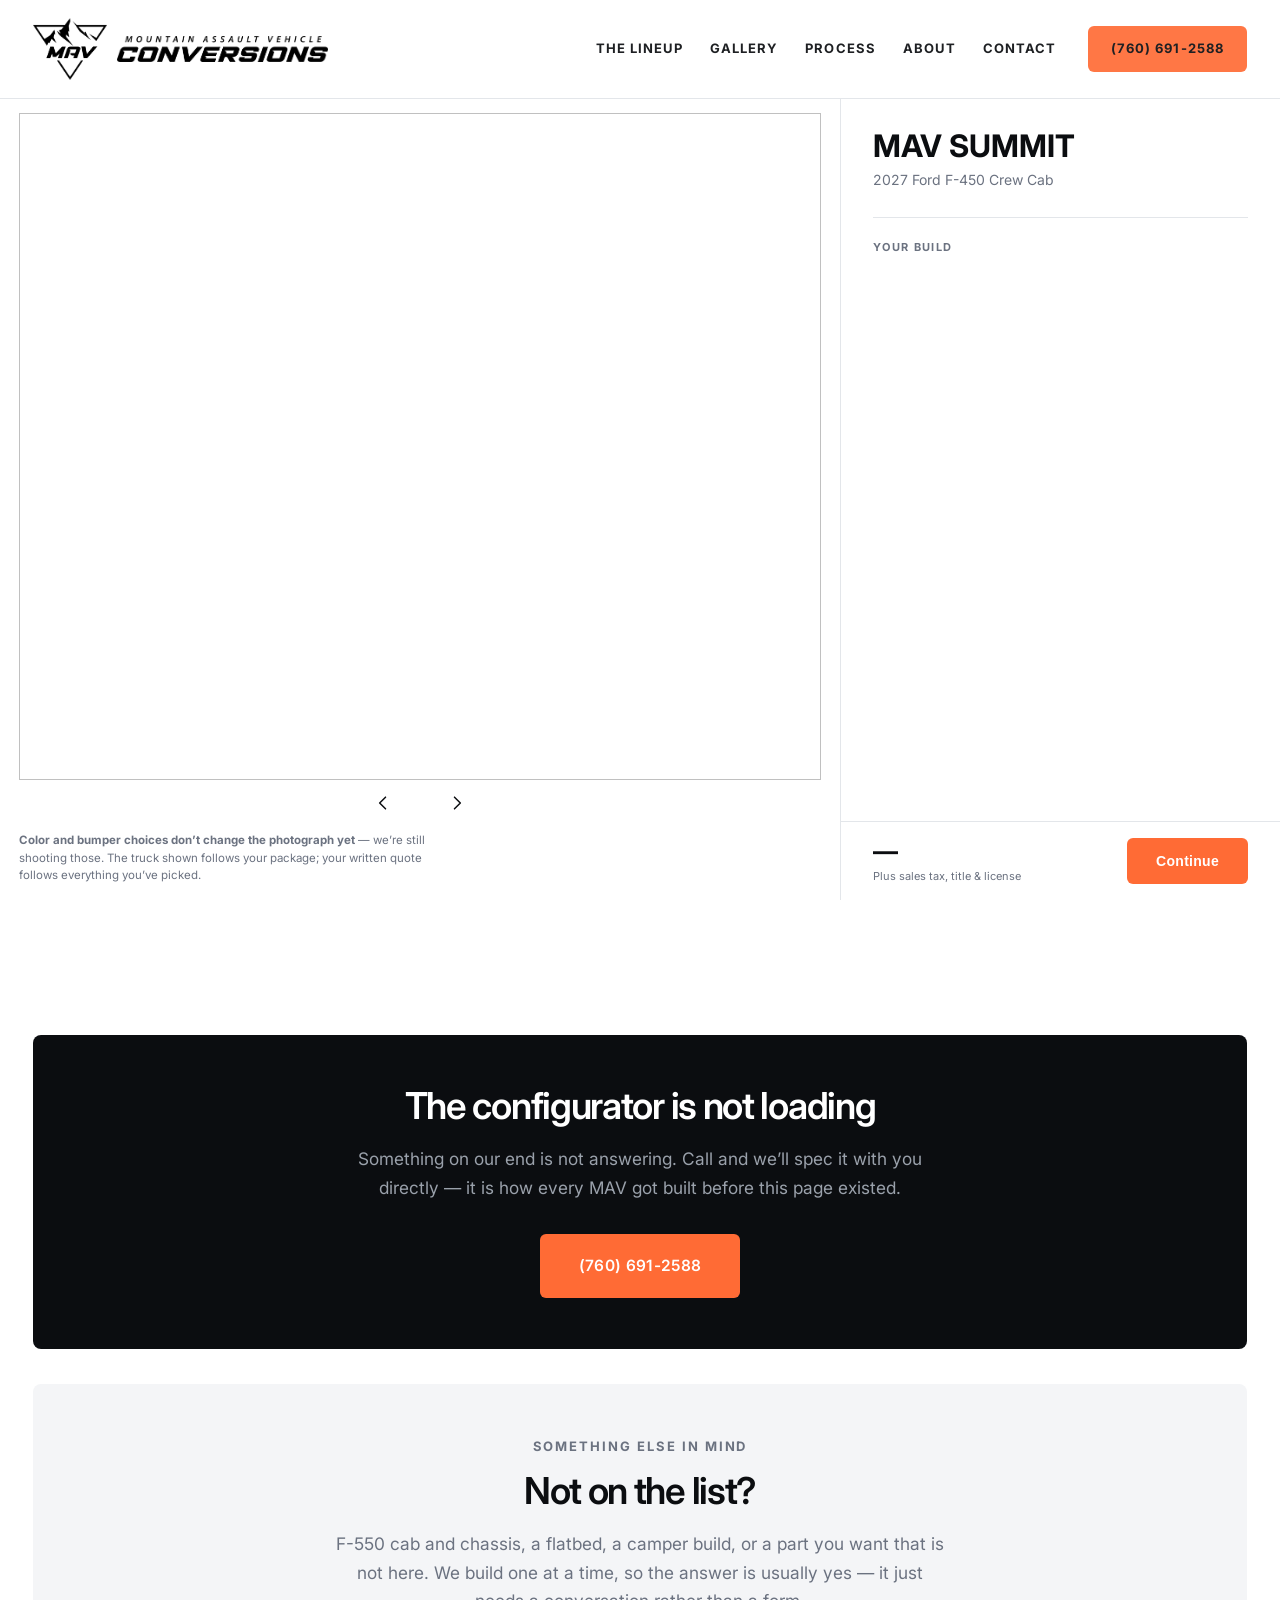
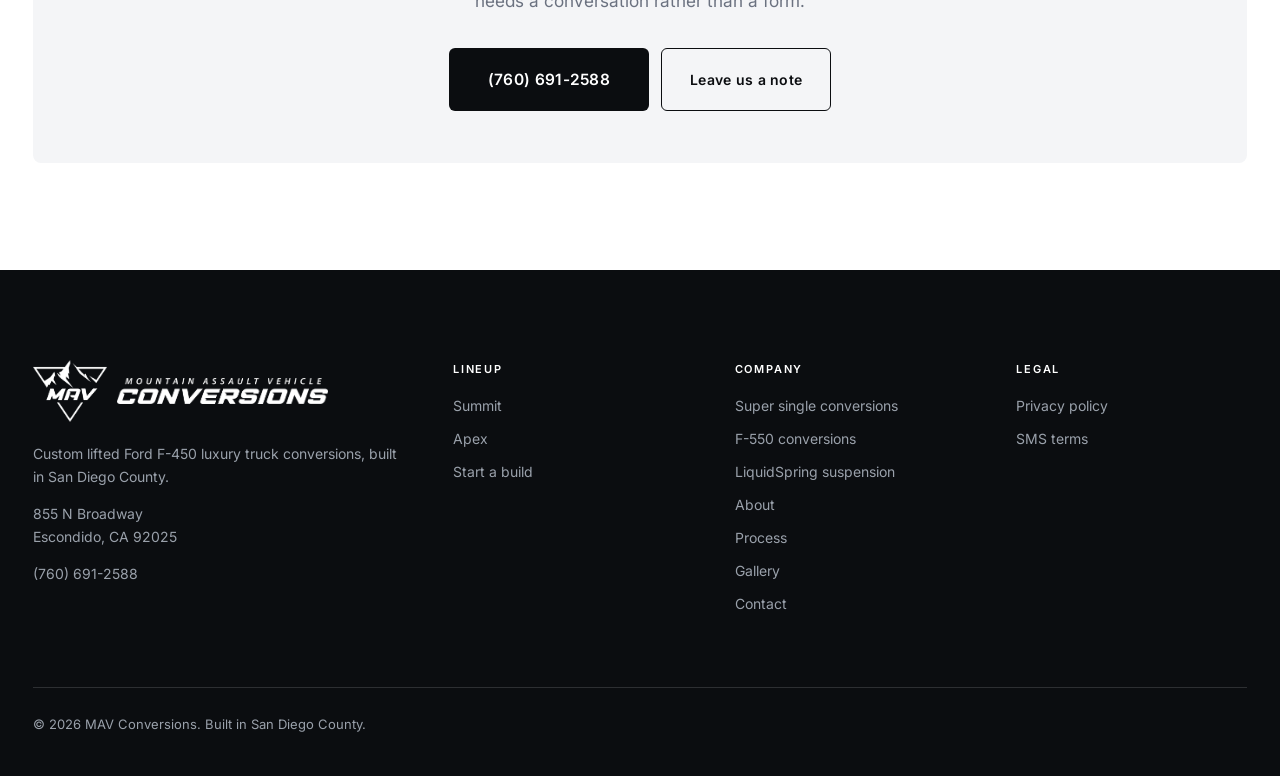
<file: build.html>
<!doctype html>
<html lang="en">
<head>
<meta charset="utf-8">
<meta name="viewport" content="width=device-width, initial-scale=1">
<!-- Tab icon: orange mark on a black tile. It reads at 16px where a hairline
     mark on clear ground does not, and it looks the same whatever colour the
     tab strip is. PNGs are the fallback for browsers without SVG favicons. -->
<link rel="icon" type="image/svg+xml" href="media/favicon.svg">
<link rel="icon" type="image/png" sizes="32x32" href="media/favicon-32.png">
<link rel="icon" type="image/png" sizes="48x48" href="media/favicon-48.png">
<title>Build a Super Single Ford F-450 | MAV Conversions</title>
<link rel="canonical" href="https://mavconversions.com/build.html">
<meta name="description" content="Spec your own Ford F-450 super single conversion: trim, color, Summit or Apex package, tires and options, priced from the catalog we quote from.">

<!-- THE CONFIGURATOR.
     Every Start a Build and Configure link on the site points here.

     Nothing on this page is a price list. The options, the prices and the
     equipment lists are fetched from the CRM at
     /api/configurator/catalog, which reads them out of the same build
     catalog the written quote is figured from. The first configurator
     hardcoded its options into the HTML and quietly went stale -- it was
     still advertising Summit at $98,500 four months after the catalog said
     $99,495 -- so this one holds no figures of its own.

     It computes nothing but addition. Prices here are before tax, title
     and license, the same basis the printed pricing sheet quotes on, said
     on the total itself -- so there is no estimate of anybody's county on
     this page to go stale or be wrong.

     The page has no heading and no shell on purpose. A configurator that
     opens on a title and a paragraph is one you have to scroll before you
     can use it, so the truck starts at the top of the window and runs the
     width of it. What the heading said now sits where it is useful: the
     name of the build at the top of the rail, the pricing basis under the
     total, the photo caveat under the picture.

     The photographs are of a finished truck, one set per package, and
     nothing but the package changes them: picking Star White does not
     repaint the Summit in the picture. That is said on the page itself,
     under the stage, rather than left for a customer to notice. When the
     per-color and per-bumper shots exist, PHOTOS in the engine is where
     they go.

     If the catalog cannot be reached the configurator does not render at
     all and the page becomes the phone number, which is what it was
     before this existed. A broken form is worse than a clear ask. -->

<link rel="preconnect" href="https://fonts.googleapis.com">
<link rel="preconnect" href="https://fonts.gstatic.com" crossorigin>
<link href="https://fonts.googleapis.com/css2?family=Inter:wght@400;500;600;700&display=swap" rel="stylesheet">
<link rel="stylesheet" href="styles.css?v=22">
</head>
<body class="no-hero">

<nav class="nav solid" id="nav">
  <div class="nav-inner">
    <a class="nav-logo" href="index.html" aria-label="MAV Conversions home">
      <img class="nav-badge" src="media/badge-white.png" alt="">
      <img class="nav-wordmark" src="media/wordmark-white.png" alt="MAV Conversions">
    </a>
    <div class="nav-links" id="navLinks">
      <a href="index.html#lineup">The Lineup</a>
      <a href="gallery.html">Gallery</a>
      <a href="index.html#process">Process</a>
      <a href="index.html#about">About</a>
      <a href="index.html#contact">Contact</a>
      <a href="tel:+17606912588" class="btn btn-primary">(760) 691-2588</a>
    </div>
    <button class="nav-toggle" id="navToggle" aria-label="Menu" aria-expanded="false">
      <svg width="24" height="24" viewBox="0 0 24 24" fill="none" stroke="currentColor" stroke-width="1.8">
        <path d="M3 6h18M3 12h18M3 18h18"/>
      </svg>
    </button>
  </div>
</nav>

<main>

  <!-- No heading, no lede, no shell. The configurator IS the page and it
       starts at the top of the window: a title and a paragraph above it only
       push the truck down the screen, which is the one thing a configurator
       cannot afford. What the heading used to say now sits where it is
       useful -- the pricing basis on the total, the photo caveat under the
       picture. -->
  <div class="cfg" id="cfg" hidden>

    <div class="cfg-stage">
      <div class="cfg-frame" id="cfgFrame">
        <img id="cfgImg" alt="" fetchpriority="high">
      </div>

      <div class="cfg-nav">
        <button type="button" class="cfg-arrow" data-step="-1" aria-label="Previous view">
          <svg viewBox="0 0 24 24" aria-hidden="true"><path d="M15 5l-7 7 7 7"/></svg>
        </button>
        <div class="cfg-dots" id="cfgDots"></div>
        <button type="button" class="cfg-arrow" data-step="1" aria-label="Next view">
          <svg viewBox="0 0 24 24" aria-hidden="true"><path d="M9 5l7 7-7 7"/></svg>
        </button>
      </div>

      <p class="cfg-disclaimer">
        <strong>Color and bumper choices don&rsquo;t change the photograph yet</strong>
        &mdash; we&rsquo;re still shooting those. The truck shown follows your package;
        your written quote follows everything you&rsquo;ve picked.
      </p>
    </div>

    <div class="cfg-rail">
      <div class="cfg-rail-body">
        <div class="cfg-head">
          <h1 id="cfgTitle">MAV Summit</h1>
          <p id="cfgSubtitle">2027 Ford F-450 Crew Cab</p>
        </div>

        <div id="cfgOpts"></div>

        <div class="cfg-sum">
          <h2>Your build</h2>
          <div id="cfgRows"></div>
          <p class="cfg-fine" id="cfgFine"></p>
        </div>
      </div>

      <div class="cfg-bar">
        <span class="cfg-bar-fig">
          <span class="v" id="cfgTotal">&mdash;</span>
          <span class="cfg-bar-note">Plus sales tax, title &amp; license</span>
        </span>
        <button type="button" class="btn btn-primary" id="cfgGo">Continue</button>
      </div>
    </div>
  </div>

  <p class="cfg-loading" id="cfgLoading">Loading the build catalog&hellip;</p>

  <!-- If the catalog cannot be reached there is no configurator, and a
       broken page must not be a dead end: it becomes the phone number. -->
  <section class="band band-first" id="cfgFail" hidden>
    <div class="shell">
      <div class="panel panel-dark panel-center">
        <h2 class="panel-title panel-title-sm">The configurator is not loading</h2>
        <p class="panel-sub">
          Something on our end is not answering. Call and we&rsquo;ll spec it with you directly
          &mdash; it is how every MAV got built before this page existed.
        </p>
        <div class="actions actions-center">
          <a href="tel:+17606912588" class="btn btn-primary btn-lg">(760) 691-2588</a>
        </div>
      </div>
    </div>
  </section>

  <section class="band band-last">
    <div class="shell">
      <div class="panel panel-center">
        <p class="eyebrow">Something else in mind</p>
        <h2 class="panel-title panel-title-sm">Not on the list?</h2>
        <p class="panel-sub">
          F-550 cab and chassis, a flatbed, a camper build, or a part you want that is not here.
          We build one at a time, so the answer is usually yes &mdash; it just needs a conversation
          rather than a form.
        </p>
        <div class="actions actions-center">
          <a href="tel:+17606912588" class="btn btn-dark btn-lg">(760) 691-2588</a>
          <a href="index.html#contact" class="btn btn-outline">Leave us a note</a>
        </div>
      </div>
    </div>
  </section>

</main>

<footer class="footer">
  <div class="shell">
    <div class="footer-grid">
      <div>
        <div class="footer-logo">
          <img class="footer-badge" src="media/badge-white.png" alt="">
          <img class="footer-wordmark" src="media/wordmark-white.png" alt="MAV Conversions">
        </div>
        <p>Custom lifted Ford F-450 luxury truck conversions, built in San Diego County.</p>
        <p style="margin-top:14px">855 N Broadway<br>Escondido, CA 92025</p>
        <p style="margin-top:14px"><a href="tel:+17606912588">(760) 691-2588</a></p>
      </div>
      <div>
        <h4>Lineup</h4>
        <ul>
          <li><a href="index.html#lineup">Summit</a></li>
          <li><a href="index.html#lineup">Apex</a></li>
          <li><a href="build.html">Start a build</a></li>
        </ul>
      </div>
      <div>
        <h4>Company</h4>
        <ul>
        <li><a href="super-single-conversions.html">Super single conversions</a></li>
        <li><a href="f550-conversions.html">F-550 conversions</a></li>
        <li><a href="liquidspring-suspension.html">LiquidSpring suspension</a></li>
          <li><a href="index.html#about">About</a></li>
          <li><a href="index.html#process">Process</a></li>
          <li><a href="gallery.html">Gallery</a></li>
          <li><a href="index.html#contact">Contact</a></li>
        </ul>
      </div>
      <div>
        <h4>Legal</h4>
        <ul>
          <li><a href="privacy-policy.html">Privacy policy</a></li>
          <li><a href="sms-terms.html">SMS terms</a></li>
        </ul>
      </div>
    </div>
    <div class="footer-base">
      <span>&copy; 2026 MAV Conversions. Built in San Diego County.</span>
    </div>
  </div>
</footer>

<script>
  document.documentElement.classList.add("js");
  var toggle = document.getElementById("navToggle");
  var links = document.getElementById("navLinks");
  toggle.addEventListener("click", function () {
    var open = links.classList.toggle("open");
    toggle.setAttribute("aria-expanded", String(open));
  });
  links.addEventListener("click", function (e) {
    if (e.target.tagName === "A") { links.classList.remove("open"); toggle.setAttribute("aria-expanded", "false"); }
  });

  // A nav link pointing at the page you are already on is a reload, and
  // browsers restore your scroll position across a reload -- so clicking
  // START A BUILD dropped you back where you were (often the footer) instead of at
  // the top. Scroll instead. Matching on the raw href attribute rather than
  // the resolved URL, because how the host maps these paths is its business.
  Array.prototype.forEach.call(
    document.querySelectorAll('a[href="build.html"]'), function (a) {
      a.addEventListener("click", function (e) {
        // Leave modified clicks alone so "open in a new tab" still works.
        if (e.metaKey || e.ctrlKey || e.shiftKey || e.altKey || e.button !== 0) return;
        e.preventDefault();
        // Drop any #section left in the URL, or a later refresh jumps back down.
        if (location.hash) {
          history.replaceState(null, "", location.pathname + location.search);
        }
        var jump = window.matchMedia("(prefers-reduced-motion: reduce)").matches;
        window.scrollTo({ top: 0, behavior: jump ? "auto" : "smooth" });
      });
    });

  // Scroll position: a fresh click lands at the top, Back and Forward put you
  // back where you were. The browser's own restoration cannot do the second
  // part, because the gallery builds its tiles from JSON after load -- by the
  // time that wall exists the browser has already restored into a page that
  // was still empty, and the position is lost. So restoration is turned off
  // and the position is kept by hand, per page, for this tab only. The same
  // block is on every page so the whole site behaves one way.
  var SCROLL_KEY = "mav:scroll:" + location.pathname + location.search;
  // Was this a link click or a Back? performance.navigation claims to answer
  // that, but inside the host's iframe it is not dependable -- a plain click on
  // Start a Build could come back as a history move and restore the old
  // position. So the answer is written down at the moment of the click instead,
  // and the reading below only falls back to performance when there is no note.
  var forward = false;
  try {
    forward = sessionStorage.getItem("mav:forward") === "1";
    if (forward) sessionStorage.removeItem("mav:forward");
  } catch (err) {}
  var isBack = !forward && (function () {
    var nav = window.performance && performance.getEntriesByType
      && performance.getEntriesByType("navigation")[0];
    if (nav && nav.type) return nav.type === "back_forward";
    var old = window.performance && performance.navigation;
    return !!old && old.type === 2;
  })();
  // Bubble phase on purpose, so this runs AFTER the handlers on the links
  // themselves and can see whether one of them cancelled the click. The
  // same-page links (the logo here, GALLERY on the gallery) scroll instead of
  // navigating; recording those as a move would leave a flag behind that makes
  // the next Back land at the top instead of where you were.
  document.addEventListener("click", function (e) {
    if (e.defaultPrevented) return;
    var a = e.target && e.target.closest && e.target.closest("a[href]");
    if (!a) return;
    var href = a.getAttribute("href") || "";
    // A bare #section or a tel:/mailto:/external link is not a move of ours.
    if (!href || href.charAt(0) === "#" || /^[a-z]+:/i.test(href)) return;
    if (e.metaKey || e.ctrlKey || e.shiftKey || e.altKey || e.button !== 0) return;
    try { sessionStorage.setItem("mav:forward", "1"); } catch (err) {}
  });
  if ("scrollRestoration" in history) history.scrollRestoration = "manual";

  function rememberScroll() {
    try { sessionStorage.setItem(SCROLL_KEY, String(window.scrollY)); } catch (err) {}
  }
  // pagehide covers both leaving the page and it going into the back/forward
  // cache; visibilitychange catches a tab closed without either firing.
  window.addEventListener("pagehide", rememberScroll);
  document.addEventListener("visibilitychange", function () {
    if (document.hidden) rememberScroll();
  });

  // Exposed because the gallery has to call it again once its tiles exist:
  // before that the page has no height to scroll into.
  // If you start scrolling while the page is still loading, you win -- the
  // load handler below must not yank you back. Listening for input rather than
  // the scroll event, because our own scrollTo fires that too.
  var userMoved = false;
  ["wheel", "touchstart", "keydown"].forEach(function (ev) {
    window.addEventListener(ev, function () { userMoved = true; }, { passive: true });
  });

  window.restoreScroll = function () {
    if (location.hash || userMoved) return;   // a #section link, or you, asked
    if (!isBack) { window.scrollTo(0, 0); return; }
    var y = 0;
    try { y = parseInt(sessionStorage.getItem(SCROLL_KEY), 10) || 0; } catch (err) {}
    window.scrollTo(0, y);
  };
  window.restoreScroll();
  window.addEventListener("load", window.restoreScroll);
  // A page served from the back/forward cache never re-runs the script above.
  window.addEventListener("pageshow", function (e) {
    if (e.persisted) { isBack = true; window.restoreScroll(); }
  });

  // =========================================================================
  // THE CONFIGURATOR
  //
  // The engine is the one from the first configurator, which was sound: three
  // price buckets, options carrying their own constraints, and a summary that
  // recomputes from scratch on every change rather than trying to add and
  // subtract its way along. What changed is where the options come from --
  // they were written into the HTML by hand and are now read from the catalog
  // the quote is written from.
  //
  // Two constraints survive from that version because they are still true:
  //   * a color Ford does not offer on the chosen trim cannot be ordered, and
  //     a trim change that strips the chosen color falls back to the first one
  //     that IS available rather than leaving nothing selected;
  //   * an option a package already carries as standard is shown as included
  //     and not charged -- the PSC steering is standard on an Apex and sold on
  //     a Summit, and the customer should see that rather than be told twice.
  //
  // A third is new. The four packages are two choices crossed with the trim:
  // "Summit" means Summit Platinum on a Platinum truck and Summit
  // Non-Platinum on a Lariat. The customer picks Summit or Apex; the trim
  // decides the rest, which is the whole reason the packages were split.
  // =========================================================================
  (function () {
    var elOpts = document.getElementById("cfgOpts");
    if (!elOpts) return;
    var elCfg = document.getElementById("cfg");
    var elLoading = document.getElementById("cfgLoading");
    var elFail = document.getElementById("cfgFail");
    var elRows = document.getElementById("cfgRows");
    var elTotal = document.getElementById("cfgTotal");
    var elFine = document.getElementById("cfgFine");
    var elGo = document.getElementById("cfgGo");
    var ENDPOINT = "https://mav-crm-production.up.railway.app/api/configurator/catalog";

    var elFrame = document.getElementById("cfgFrame");
    var elImg = document.getElementById("cfgImg");
    var elDots = document.getElementById("cfgDots");
    var elTitle = document.getElementById("cfgTitle");
    var elSubtitle = document.getElementById("cfgSubtitle");

    // ----------------------------------------------------------------------
    // THE PHOTOGRAPHS
    //
    // Three views of a finished truck, one set per package -- a black Summit
    // and a white Apex, both shot on the studio sweep. They live here and not
    // in the catalog because they are website assets: the CRM knows what a
    // package costs and what is in it, not what it was photographed against.
    //
    // Order is Jon's: front three-quarter, side, rear three-quarter.
    // ----------------------------------------------------------------------
    // Bumped whenever the files behind these names change. Recropping them in
    // place left browsers serving the old wide-margin versions from disk --
    // a refresh re-fetches the page but not necessarily its images, so one
    // package came back correct and the other did not, which looks like a
    // bug in the page rather than a stale file. A new URL cannot be stale.
    var PHOTO_V = "?v=4";

    // The walk round the truck: three-quarter, head-on, flank, back.
    var PHOTOS = {
      Summit: [
        { view: "Front", src: "media/configurator/summit-front.jpg" },
        { view: "Head-on", src: "media/configurator/summit-nose.jpg" },
        { view: "Side", src: "media/configurator/summit-side.jpg" },
        { view: "Rear", src: "media/configurator/summit-rear.jpg" }
      ],
      Apex: [
        { view: "Front", src: "media/configurator/apex-front.jpg" },
        { view: "Head-on", src: "media/configurator/apex-nose.jpg" },
        { view: "Side", src: "media/configurator/apex-side.jpg" },
        { view: "Rear", src: "media/configurator/apex-rear.jpg" }
      ]
    };
    for (var _pkg in PHOTOS) {
      for (var _i = 0; _i < PHOTOS[_pkg].length; _i++) PHOTOS[_pkg][_i].src += PHOTO_V;
    }

    var cat = null;
    var pick = { platform: null, trim: null, color: null, tier: null, delivery: null, addOns: {} };
    // Which of the three the stage is showing. Kept across a package change:
    // someone looking at the back of a Summit wants the back of the Apex.
    var view = 0;
    var shown = "";

    function money(cents) {
      return "$" + Math.round(cents / 100).toLocaleString("en-US");
    }
    function esc(s) {
      return String(s).replace(/&/g, "&amp;").replace(/</g, "&lt;").replace(/>/g, "&gt;");
    }

    /**
     * What this colour costs on the chosen trim, or null if that trim cannot
     * have it. Both answers come from the same lookup so they cannot
     * disagree -- a colour with no price for a trim is not offered on it.
     */
    function colorPrice(c, trim) {
      if (!c || !trim) return null;
      var v = c.trims ? c.trims[trim.id] : undefined;
      return typeof v === "number" ? v : null;
    }

    /** Which of the four packages this tier means for the chosen trim. */
    function pkg() {
      if (!pick.tier || !pick.trim) return null;
      for (var i = 0; i < cat.tiers.length; i++) {
        if (cat.tiers[i].tier === pick.tier && cat.tiers[i].platinum === pick.trim.platinum) {
          return cat.tiers[i];
        }
      }
      return null;
    }

    /** Is this add-on already standard on the chosen package? */
    function included(addOn) {
      var p = pkg();
      return !!p && p.includes.indexOf(addOn.id) !== -1;
    }

    // -----------------------------------------------------------------------
    function totals() {
      var p = pkg();
      var truckSell =
        (pick.trim ? pick.trim.msrpCents : 0) +
        (colorPrice(pick.color, pick.trim) || 0) +
        cat.fees.sourcingFeeCents;
      var addOnCents = 0;
      var chosen = [];
      for (var i = 0; i < cat.addOns.length; i++) {
        var a = cat.addOns[i];
        // An add-on the package includes is not charged, and an add-on left
        // selected after a tier change that includes it must not be either.
        if (pick.addOns[a.id] && !included(a)) {
          addOnCents += a.addOnPriceCents;
          chosen.push(a);
        }
      }
      var deliveryCents = pick.delivery && pick.delivery.cents ? pick.delivery.cents : 0;
      return {
        truckSell: truckSell,
        vehicleAllIn: truckSell,
        buildAllIn: p ? p.priceCents : 0,
        addOnCents: addOnCents,
        addOns: chosen,
        deliveryCents: deliveryCents,
        total: truckSell + (p ? p.priceCents : 0) + addOnCents + deliveryCents
      };
    }

    function renderSummary() {
      var t = totals();
      var rows = "";
      function row(k, v, sub) {
        rows +=
          '<div class="cfg-row' + (sub ? " cfg-sub-row" : "") + '">' +
          '<span class="k">' + k + "</span>" +
          '<span class="v">' + v + "</span></div>";
      }
      if (pick.trim) {
        // MSRP and the paint upcharge as two lines, not one sum. The printed
        // sheet quotes the bare trim, and a customer holding it should find
        // that number here rather than a larger one they have to account for.
        row(esc("2027 F-450 " + pick.trim.name) + " &mdash; Ford MSRP", money(pick.trim.msrpCents));
        if (pick.color) {
          var cp = colorPrice(pick.color, pick.trim);
          row(
            esc(pick.color.name),
            cp ? "+" + money(cp) : "no cost",
            true
          );
        }
      }
      if (pick.tier) row(esc(pick.tier) + " conversion", money(t.buildAllIn));
      for (var i = 0; i < t.addOns.length; i++) {
        row(esc(t.addOns[i].name), "+" + money(t.addOns[i].addOnPriceCents), true);
      }
      if (pick.delivery) {
        row(
          "Delivery",
          pick.delivery.cents === 0 ? "Included" : t.deliveryCents ? money(t.deliveryCents) : "Quoted"
        );
      }
      elRows.innerHTML = rows;
      elTotal.textContent = money(t.total);
      elFine.innerHTML =
        "Plus sales tax, title and license. Ford MSRP is confirmed against the factory " +
        "order when you place it; conversion pricing is ours and is held for your build." +
        (pick.delivery && pick.delivery.cents === null ? " Shipping is quoted to your ZIP." : "");
      elGo.disabled = !pkg();
    }

    // -----------------------------------------------------------------------
    // Rendering. Every section is drawn the same way and the whole options
    // column is redrawn on any change, because the alternative is patching
    // individual cards and that is where the first version's bugs lived.
    // -----------------------------------------------------------------------
    function card(o) {
      var cls = "cfg-card";
      if (o.on) cls += " is-on";
      if (o.locked) cls += " is-locked";
      return (
        "<button type=\"button\" class=\"" + cls + "\"" +
        (o.disabled ? " disabled" : "") +
        (o.locked || o.disabled ? "" : ' data-k="' + o.k + '" data-v="' + esc(o.v) + '"') +
        ' aria-pressed="' + (o.on ? "true" : "false") + '">' +
        (o.swatch ? '<span class="cfg-swatch" style="background:' + esc(o.swatch) + '"></span>' : "") +
        '<span class="cfg-body"><span class="cfg-name">' + esc(o.name) + "</span>" +
        (o.sub ? '<span class="cfg-sub">' + o.sub + "</span>" : "") +
        "</span>" +
        (o.price ? '<span class="cfg-price">' + o.price + "</span>" : "") +
        "</button>"
      );
    }

    function section(title, note, cards, two) {
      return (
        '<section class="cfg-sec"><h2>' + title + "</h2>" +
        (note ? '<p class="cfg-note">' + note + "</p>" : "") +
        '<div class="cfg-list' + (two ? " cfg-two" : "") + '">' + cards.join("") + "</div></section>"
      );
    }

    /** The stage: the chosen package's photographs, and the switcher. */
    function renderStage() {
      var set = PHOTOS[pick.tier] || PHOTOS.Summit;
      if (view >= set.length) view = 0;

      var want = set[view].src;
      if (want !== shown) {
        // Fade through rather than blinking: the two photographs are the same
        // truck from the same angle, and a hard cut reads as a glitch.
        elFrame.classList.add("is-swapping");
        var next = new Image();
        next.onload = next.onerror = function () {
          elImg.src = want;
          elImg.alt = "MAV " + pick.tier + ", " + set[view].view.toLowerCase() + " view";
          elFrame.classList.remove("is-swapping");
        };
        next.src = want;
        shown = want;
      }

      var dots = "";
      for (var k = 0; k < set.length; k++) {
        dots +=
          '<button type="button" class="cfg-dot' + (k === view ? " is-on" : "") + '"' +
          ' data-view="' + k + '" aria-label="' + esc(set[k].view) + ' view"' +
          ' aria-pressed="' + (k === view ? "true" : "false") + '"></button>';
      }
      elDots.innerHTML = dots;
    }

    /** The rail's own heading: what you are configuring, not what page it is. */
    function renderHead() {
      // The badge in place of the word. It carries the MAV wordmark inside
      // it, so it is not a picture standing next to the name -- it IS the
      // name, set the way the name is set everywhere else. alt keeps the
      // heading reading "MAV Summit" to a screen reader.
      elTitle.innerHTML =
        // width/height so a browser with no stylesheet draws it small
      // rather than stretching 6,041px of badge across the rail.
      '<img class="cfg-mark" src="media/badge-white.png" alt="MAV"' + ' width="56" height="47"> ' +
        esc(pick.tier || "");
      elSubtitle.textContent =
        "2027 Ford F-450 Crew Cab" + (pick.trim ? " " + pick.trim.name : "");
    }

    /** The other two views, fetched before they are asked for. */
    function preload() {
      var set = PHOTOS[pick.tier] || [];
      for (var k = 0; k < set.length; k++) new Image().src = set[k].src;
    }

    function render() {
      renderStage();
      renderHead();
      var out = "";
      var i;

      // --- platform --------------------------------------------------------
      var cards = [];
      for (i = 0; i < cat.platforms.length; i++) {
        var pf = cat.platforms[i];
        cards.push(
          card({
            k: "platform", v: pf.id, name: pf.name, sub: esc(pf.note),
            // A greyed row elsewhere says what you would have to pick to get
            // it. This one says the same thing: you cannot choose it here,
            // you ring us. Without it the card is the only greyed box on the
            // page with an empty right-hand column, which is what made it
            // look like a different kind of grey rather than the same one.
            price: pf.available ? "" : "CALL US",
            on: pick.platform === pf.id, disabled: !pf.available
          })
        );
      }
      out += section("Chassis", "", cards);

      // --- package ---------------------------------------------------------
      cards = [];
      var seen = {};
      for (i = 0; i < cat.tiers.length; i++) {
        var ti = cat.tiers[i];
        // Four rows in the catalog, two choices on the page. The trim picks
        // which half -- Platinum trucks take the Platinum parts list -- and
        // since the two halves have cost the same since 2026-10-14 the card
        // reads identically either way, which is why this can sit above the
        // trim without the price moving under the customer.
        if (!pick.trim || ti.platinum !== pick.trim.platinum) continue;
        if (seen[ti.tier]) continue;
        seen[ti.tier] = 1;
        cards.push(
          card({
            k: "tier", v: ti.tier, name: ti.tier,
            sub: ti.tier === "Summit" ? "2&Prime; lift &middot; 41&Prime; tires" : "4&Prime; lift &middot; 44&Prime; tires &middot; hydraulic steering",
            price: money(ti.priceCents),
            on: pick.tier === ti.tier
          })
        );
      }
      out += section("Build package", "Our conversion price, on top of the Ford. This is what changes the photograph.", cards, true);
      // --- trim ------------------------------------------------------------
      cards = [];
      for (i = 0; i < cat.trims.length; i++) {
        var tr = cat.trims[i];
        cards.push(
          card({
            k: "trim", v: tr.id, name: tr.name, price: money(tr.msrpCents),
            on: !!pick.trim && pick.trim.id === tr.id
          })
        );
      }
      out += section("Ford trim", "Ford&rsquo;s price for the truck itself, before our build.", cards, true);

      // --- color -----------------------------------------------------------
      cards = [];
      var greyed = 0;
      for (i = 0; i < cat.colors.length; i++) {
        var c = cat.colors[i];
        var cPrice = colorPrice(c, pick.trim);
        var ok = !pick.trim || cPrice !== null;
        if (!ok) greyed++;
        cards.push(
          card({
            k: "color", v: c.id, name: c.name, swatch: c.hex,
            price: cPrice ? "+" + money(cPrice) : "Included",
            on: !!pick.color && pick.color.id === c.id, disabled: !ok
          })
        );
      }
      out += section(
        "Exterior color",
        // Only worth saying when something IS greyed out. Every trim takes
        // every colour today, so the note explained a thing that was not on
        // the screen; it comes back by itself the day one of them stops.
        greyed
          ? "Greyed out means Ford does not offer it on the " +
            esc(pick.trim ? pick.trim.name : "selected trim") + "."
          : "",
        cards,
        true
      );


      // --- what the truck has, system by system ----------------------------
      //
      // One section per system with a single card in it, ticked and locked.
      // The package price covers all of it, so there is nothing to choose --
      // it is shown because the customer is getting it, and because the
      // difference between the packages lives here: a 2in lift on 41s
      // against a 4in lift on 44s.
      var p = pkg();
      if (p) {
        // Both options where the packages differ, with the one they are not
        // getting greyed and named for the package that has it. A Summit
        // buyer should be able to see the Apex rides on 44s without having
        // to click Apex to find out.
        var fs = cat.featureSections || [];
        for (i = 0; i < fs.length; i++) {
          cards = [];
          for (var fo = 0; fo < fs[i].options.length; fo++) {
            var opt = fs[i].options[fo];
            var mine = !opt.tier || opt.tier === pick.tier;
            cards.push(
              card({
                name: opt.name,
                // The greyed row says which package has it, which is the
                // only thing worth knowing about a row you cannot pick.
                price: mine ? "Included" : esc(opt.tier).toUpperCase(),
                on: mine,
                locked: mine,
                disabled: !mine
              })
            );
          }
          out += section(fs[i].section, "", cards);
        }
      }

      // --- add-ons ---------------------------------------------------------
      if (p) {
        cards = [];
        // Fitted to every truck. Listed among the options so somebody
        // scanning for what to add can see what they already have.
        for (i = 0; i < (cat.standardExtras || []).length; i++) {
          cards.push(
            card({ name: cat.standardExtras[i], price: "Included", on: true, locked: true })
          );
        }
        for (i = 0; i < cat.addOns.length; i++) {
          var a = cat.addOns[i];
          var inc = included(a);
          cards.push(
            card({
              k: "addon", v: a.id, name: a.name, sub: esc(a.category),
              price: inc ? "Included" : "+" + money(a.addOnPriceCents),
              on: inc || !!pick.addOns[a.id], locked: inc
            })
          );
        }
        out += section(
          "Options",
          "Everything above is in the package price. These are the extras.",
          cards
        );
      }

      // --- delivery --------------------------------------------------------
      cards = [];
      for (i = 0; i < cat.delivery.length; i++) {
        var d = cat.delivery[i];
        cards.push(
          card({
            k: "delivery", v: d.id, name: d.name, sub: esc(d.note),
            price: d.cents === 0 ? "Included" : "Quoted",
            on: !!pick.delivery && pick.delivery.id === d.id
          })
        );
      }
      out += section("Delivery", "", cards, true);

      elOpts.innerHTML = out;
      renderSummary();
    }

    // -----------------------------------------------------------------------
    function choose(k, v) {
      var i;
      if (k === "platform") pick.platform = v;
      if (k === "delivery") {
        for (i = 0; i < cat.delivery.length; i++) if (cat.delivery[i].id === v) pick.delivery = cat.delivery[i];
      }
      if (k === "addon") pick.addOns[v] = !pick.addOns[v];
      if (k === "tier") {
        pick.tier = v;
        preload();
      }
      if (k === "color") {
        for (i = 0; i < cat.colors.length; i++) if (cat.colors[i].id === v) pick.color = cat.colors[i];
      }
      if (k === "trim") {
        for (i = 0; i < cat.trims.length; i++) if (cat.trims[i].id === v) pick.trim = cat.trims[i];
        // The chosen color may not exist on this trim any more. Falling back
        // to the first one that does beats leaving the page with no color and
        // a total that silently drops an upcharge.
        if (colorPrice(pick.color, pick.trim) === null) pick.color = null;
        if (!pick.color) {
          for (i = 0; i < cat.colors.length; i++) {
            if (colorPrice(cat.colors[i], pick.trim) !== null) { pick.color = cat.colors[i]; break; }
          }
        }
      }
      render();
    }

    elDots.addEventListener("click", function (e) {
      var btn = e.target.closest ? e.target.closest(".cfg-dot") : null;
      if (!btn) return;
      view = parseInt(btn.dataset.view, 10) || 0;
      renderStage();
    });

    // The arrows wrap, because three views in a ring is what the dots imply
    // and a dead arrow at either end is a worse answer than coming round.
    var arrows = document.querySelectorAll(".cfg-arrow");
    Array.prototype.forEach.call(arrows, function (btn) {
      btn.addEventListener("click", function () {
        var n = (PHOTOS[pick.tier] || []).length || 1;
        view = (view + parseInt(btn.dataset.step, 10) + n) % n;
        renderStage();
      });
    });

    elOpts.addEventListener("click", function (e) {
      var btn = e.target.closest ? e.target.closest(".cfg-card") : null;
      if (!btn || btn.disabled || !btn.dataset.k) return;
      choose(btn.dataset.k, btn.dataset.v);
    });

    // -----------------------------------------------------------------------
    // Handing off. The spec goes to the next page as data AND as the text the
    // rep will read in the CRM, built here because this is the only place
    // that knows what was shown -- rebuilding the wording on the server from
    // a bag of ids is how the two come to disagree.
    // -----------------------------------------------------------------------
    elGo.addEventListener("click", function () {
      var p = pkg();
      if (!p) return;
      var t = totals();
      var lines = [
        // Plain text: this becomes a message in the CRM thread, where an HTML
        // entity would arrive as the literal characters "&mdash;".
        "2027 Ford F-450 Crew Cab " + pick.trim.name + " — MSRP " + money(pick.trim.msrpCents),
        "Color: " + pick.color.name +
          (colorPrice(pick.color, pick.trim) ? " +" + money(colorPrice(pick.color, pick.trim)) : " (no cost)"),
        pick.tier + " package (" + p.tier + " " + (p.platinum ? "Platinum" : "Non-Platinum") + ")"
      ];
      if (t.addOns.length) {
        lines.push("Options:");
        for (var i = 0; i < t.addOns.length; i++) {
          lines.push("  - " + t.addOns[i].name + " +" + money(t.addOns[i].addOnPriceCents));
        }
      } else {
        lines.push("Options: none");
      }
      lines.push("Delivery: " + pick.delivery.name);
      lines.push("");
      lines.push("Ford chassis: " + money(t.vehicleAllIn));
      lines.push("Conversion: " + money(t.buildAllIn));
      if (t.addOnCents) lines.push("Options: " + money(t.addOnCents));
      lines.push("Total: " + money(t.total) + " plus sales tax, title and license");

      try {
        sessionStorage.setItem(
          "mav_cfg",
          JSON.stringify({
            trim: pick.trim.name,
            trimMsrp: pick.trim.msrpCents,
            color: pick.color.name,
            colorUpcharge: colorPrice(pick.color, pick.trim) || 0,
            tier: pick.tier,
            packageName: p.tier + " " + (p.platinum ? "Platinum" : "Non-Platinum"),
            addOns: t.addOns.map(function (a) { return { name: a.name, cents: a.addOnPriceCents }; }),
            delivery: pick.delivery.name,
            vehicleAllIn: t.vehicleAllIn,
            buildAllIn: t.buildAllIn,
            addOnCents: t.addOnCents,
            total: t.total,
            spec: lines.join("\n")
          })
        );
        sessionStorage.setItem("mav:forward", "1");
      } catch (err) {}
      window.location.href = "reserve.html";
    });

    // -----------------------------------------------------------------------
    fetch(ENDPOINT)
      .then(function (r) { if (!r.ok) throw new Error(r.status); return r.json(); })
      .then(function (data) {
        cat = data;
        // Defaults: the cheapest honest configuration, so the page opens on a
        // real truck with a real price rather than on a set of empty questions.
        pick.platform = cat.platforms[0].id;
        pick.trim = cat.trims[0];
        pick.color = cat.colors[0];
        pick.tier = "Summit";
        pick.delivery = cat.delivery[0];
        elLoading.hidden = true;
        elCfg.hidden = false;
        // The page stops scrolling now: the configurator is exactly one
        // window tall, the rail does its own scrolling, and there is nothing
        // under the truck to reach. Set from here rather than in the markup
        // on purpose -- if the catalog never arrives the page is a phone
        // number and a footer, and that still has to scroll.
        document.body.classList.add("cfg-locked");
        render();
        preload();
      })
      .catch(function () {
        elLoading.hidden = true;
        elFail.hidden = false;
      });
  })();
</script>
</body>
</html>
</file>
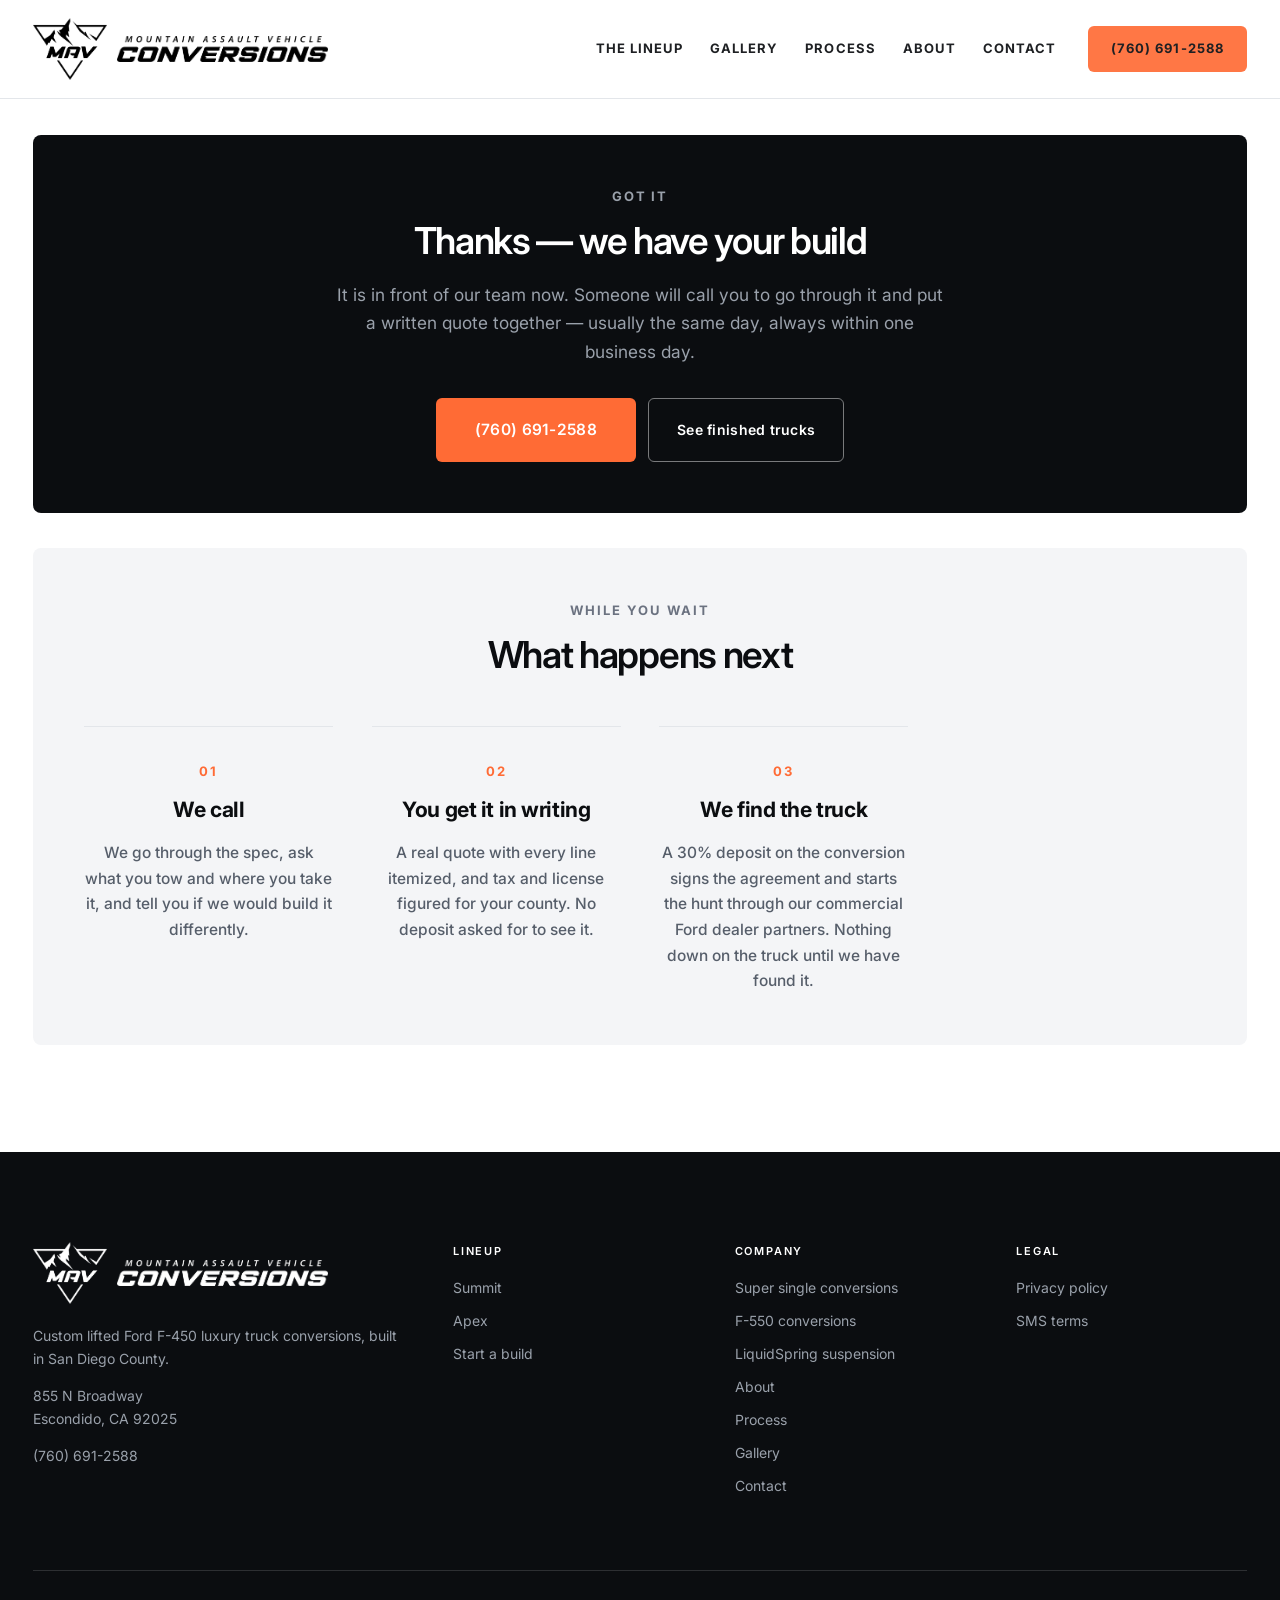
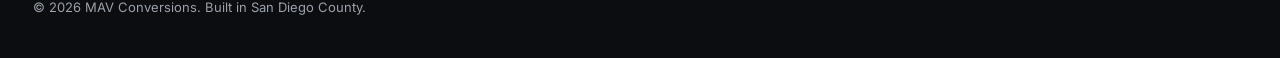
<file: confirmation.html>
<!doctype html>
<html lang="en">
<head>
<meta charset="utf-8">
<meta name="viewport" content="width=device-width, initial-scale=1">
<!-- Tab icon: orange mark on a black tile. It reads at 16px where a hairline
     mark on clear ground does not, and it looks the same whatever colour the
     tab strip is. PNGs are the fallback for browsers without SVG favicons. -->
<link rel="icon" type="image/svg+xml" href="media/favicon.svg">
<link rel="icon" type="image/png" sizes="32x32" href="media/favicon-32.png">
<link rel="icon" type="image/png" sizes="48x48" href="media/favicon-48.png">
<title>Thanks — MAV Conversions</title>
<meta name="description" content="Your build is with the MAV team. We will call to go through it and put a written quote together.">

<!-- STEP 3 OF THE CONFIGURATOR.
     The receipt. Shows the reference number the CRM issued, recaps the
     build, and says plainly what happens next.

     It clears the stored build on the way out: leaving it would mean the
     Back button offers to send the same truck a second time, and the rep
     would work the same enquiry twice. -->

<link rel="preconnect" href="https://fonts.googleapis.com">
<link rel="preconnect" href="https://fonts.gstatic.com" crossorigin>
<link href="https://fonts.googleapis.com/css2?family=Inter:wght@400;500;600;700&display=swap" rel="stylesheet">
<meta name="robots" content="noindex">
<link rel="stylesheet" href="styles.css?v=22">
</head>
<body class="no-hero">

<nav class="nav solid" id="nav">
  <div class="nav-inner">
    <a class="nav-logo" href="index.html" aria-label="MAV Conversions home">
      <img class="nav-badge" src="media/badge-white.png" alt="">
      <img class="nav-wordmark" src="media/wordmark-white.png" alt="MAV Conversions">
    </a>
    <div class="nav-links" id="navLinks">
      <a href="index.html#lineup">The Lineup</a>
      <a href="gallery.html">Gallery</a>
      <a href="index.html#process">Process</a>
      <a href="index.html#about">About</a>
      <a href="index.html#contact">Contact</a>
      <a href="tel:+17606912588" class="btn btn-primary">(760) 691-2588</a>
    </div>
    <button class="nav-toggle" id="navToggle" aria-label="Menu" aria-expanded="false">
      <svg width="24" height="24" viewBox="0 0 24 24" fill="none" stroke="currentColor" stroke-width="1.8">
        <path d="M3 6h18M3 12h18M3 18h18"/>
      </svg>
    </button>
  </div>
</nav>

<main>

  <section class="band band-first">
    <div class="shell">
      <div class="panel panel-dark panel-center">
        <p class="eyebrow on-dark">Got it</p>
        <h1 class="panel-title panel-title-sm" id="cfTitle">Thanks &mdash; we have your build</h1>
        <p class="panel-sub" id="cfLede">
          It is in front of our team now. Someone will call you to go through it and put a written
          quote together &mdash; usually the same day, always within one business day.
        </p>
        <p class="panel-sub" id="cfRef"></p>

        <div class="cfg-bill" id="cfSpec"></div>

        <div class="actions actions-center">
          <a href="tel:+17606912588" class="btn btn-primary btn-lg">(760) 691-2588</a>
          <a href="gallery.html" class="btn btn-ghost">See finished trucks</a>
        </div>
      </div>
    </div>
  </section>

  <section class="band band-last">
    <div class="shell">
      <div class="panel panel-center">
        <p class="eyebrow">While you wait</p>
        <h2 class="panel-title panel-title-sm">What happens next</h2>
        <div class="steps">
          <div class="step">
            <p class="step-n">01</p>
            <h3>We call</h3>
            <p>We go through the spec, ask what you tow and where you take it, and tell you if we would build it differently.</p>
          </div>
          <div class="step">
            <p class="step-n">02</p>
            <h3>You get it in writing</h3>
            <p>A real quote with every line itemized, and tax and license figured for your county. No deposit asked for to see it.</p>
          </div>
          <div class="step">
            <p class="step-n">03</p>
            <h3>We find the truck</h3>
            <p>A 30% deposit on the conversion signs the agreement and starts the hunt through our commercial Ford dealer partners. Nothing down on the truck until we have found it.</p>
          </div>
        </div>
      </div>
    </div>
  </section>

</main>

<footer class="footer">
  <div class="shell">
    <div class="footer-grid">
      <div>
        <div class="footer-logo">
          <img class="footer-badge" src="media/badge-white.png" alt="">
          <img class="footer-wordmark" src="media/wordmark-white.png" alt="MAV Conversions">
        </div>
        <p>Custom lifted Ford F-450 luxury truck conversions, built in San Diego County.</p>
        <p style="margin-top:14px">855 N Broadway<br>Escondido, CA 92025</p>
        <p style="margin-top:14px"><a href="tel:+17606912588">(760) 691-2588</a></p>
      </div>
      <div>
        <h4>Lineup</h4>
        <ul>
          <li><a href="index.html#lineup">Summit</a></li>
          <li><a href="index.html#lineup">Apex</a></li>
          <li><a href="build.html">Start a build</a></li>
        </ul>
      </div>
      <div>
        <h4>Company</h4>
        <ul>
        <li><a href="super-single-conversions.html">Super single conversions</a></li>
        <li><a href="f550-conversions.html">F-550 conversions</a></li>
        <li><a href="liquidspring-suspension.html">LiquidSpring suspension</a></li>
          <li><a href="index.html#about">About</a></li>
          <li><a href="index.html#process">Process</a></li>
          <li><a href="gallery.html">Gallery</a></li>
          <li><a href="index.html#contact">Contact</a></li>
        </ul>
      </div>
      <div>
        <h4>Legal</h4>
        <ul>
          <li><a href="privacy-policy.html">Privacy policy</a></li>
          <li><a href="sms-terms.html">SMS terms</a></li>
        </ul>
      </div>
    </div>
    <div class="footer-base">
      <span>&copy; 2026 MAV Conversions. Built in San Diego County.</span>
    </div>
  </div>
</footer>

<script>
  document.documentElement.classList.add("js");
  var toggle = document.getElementById("navToggle");
  var links = document.getElementById("navLinks");
  toggle.addEventListener("click", function () {
    var open = links.classList.toggle("open");
    toggle.setAttribute("aria-expanded", String(open));
  });
  links.addEventListener("click", function (e) {
    if (e.target.tagName === "A") { links.classList.remove("open"); toggle.setAttribute("aria-expanded", "false"); }
  });

  // A nav link pointing at the page you are already on is a reload, and
  // browsers restore your scroll position across a reload -- so clicking
  // START A BUILD dropped you back where you were (often the footer) instead of at
  // the top. Scroll instead. Matching on the raw href attribute rather than
  // the resolved URL, because how the host maps these paths is its business.
  Array.prototype.forEach.call(
    document.querySelectorAll('a[href="build.html"]'), function (a) {
      a.addEventListener("click", function (e) {
        // Leave modified clicks alone so "open in a new tab" still works.
        if (e.metaKey || e.ctrlKey || e.shiftKey || e.altKey || e.button !== 0) return;
        e.preventDefault();
        // Drop any #section left in the URL, or a later refresh jumps back down.
        if (location.hash) {
          history.replaceState(null, "", location.pathname + location.search);
        }
        var jump = window.matchMedia("(prefers-reduced-motion: reduce)").matches;
        window.scrollTo({ top: 0, behavior: jump ? "auto" : "smooth" });
      });
    });

  // Scroll position: a fresh click lands at the top, Back and Forward put you
  // back where you were. The browser's own restoration cannot do the second
  // part, because the gallery builds its tiles from JSON after load -- by the
  // time that wall exists the browser has already restored into a page that
  // was still empty, and the position is lost. So restoration is turned off
  // and the position is kept by hand, per page, for this tab only. The same
  // block is on every page so the whole site behaves one way.
  var SCROLL_KEY = "mav:scroll:" + location.pathname + location.search;
  // Was this a link click or a Back? performance.navigation claims to answer
  // that, but inside the host's iframe it is not dependable -- a plain click on
  // Start a Build could come back as a history move and restore the old
  // position. So the answer is written down at the moment of the click instead,
  // and the reading below only falls back to performance when there is no note.
  var forward = false;
  try {
    forward = sessionStorage.getItem("mav:forward") === "1";
    if (forward) sessionStorage.removeItem("mav:forward");
  } catch (err) {}
  var isBack = !forward && (function () {
    var nav = window.performance && performance.getEntriesByType
      && performance.getEntriesByType("navigation")[0];
    if (nav && nav.type) return nav.type === "back_forward";
    var old = window.performance && performance.navigation;
    return !!old && old.type === 2;
  })();
  // Bubble phase on purpose, so this runs AFTER the handlers on the links
  // themselves and can see whether one of them cancelled the click. The
  // same-page links (the logo here, GALLERY on the gallery) scroll instead of
  // navigating; recording those as a move would leave a flag behind that makes
  // the next Back land at the top instead of where you were.
  document.addEventListener("click", function (e) {
    if (e.defaultPrevented) return;
    var a = e.target && e.target.closest && e.target.closest("a[href]");
    if (!a) return;
    var href = a.getAttribute("href") || "";
    // A bare #section or a tel:/mailto:/external link is not a move of ours.
    if (!href || href.charAt(0) === "#" || /^[a-z]+:/i.test(href)) return;
    if (e.metaKey || e.ctrlKey || e.shiftKey || e.altKey || e.button !== 0) return;
    try { sessionStorage.setItem("mav:forward", "1"); } catch (err) {}
  });
  if ("scrollRestoration" in history) history.scrollRestoration = "manual";

  function rememberScroll() {
    try { sessionStorage.setItem(SCROLL_KEY, String(window.scrollY)); } catch (err) {}
  }
  // pagehide covers both leaving the page and it going into the back/forward
  // cache; visibilitychange catches a tab closed without either firing.
  window.addEventListener("pagehide", rememberScroll);
  document.addEventListener("visibilitychange", function () {
    if (document.hidden) rememberScroll();
  });

  // Exposed because the gallery has to call it again once its tiles exist:
  // before that the page has no height to scroll into.
  // If you start scrolling while the page is still loading, you win -- the
  // load handler below must not yank you back. Listening for input rather than
  // the scroll event, because our own scrollTo fires that too.
  var userMoved = false;
  ["wheel", "touchstart", "keydown"].forEach(function (ev) {
    window.addEventListener(ev, function () { userMoved = true; }, { passive: true });
  });

  window.restoreScroll = function () {
    if (location.hash || userMoved) return;   // a #section link, or you, asked
    if (!isBack) { window.scrollTo(0, 0); return; }
    var y = 0;
    try { y = parseInt(sessionStorage.getItem(SCROLL_KEY), 10) || 0; } catch (err) {}
    window.scrollTo(0, y);
  };
  window.restoreScroll();
  window.addEventListener("load", window.restoreScroll);
  // A page served from the back/forward cache never re-runs the script above.
  window.addEventListener("pageshow", function (e) {
    if (e.persisted) { isBack = true; window.restoreScroll(); }
  });

  // =========================================================================
  // THE CONFIRMATION PAGE
  //
  // Nothing here is fetched. The reference and the spec were put in session
  // storage by the two pages before this one, and a refresh that finds them
  // gone still shows a page that reads correctly -- it just drops the recap
  // rather than showing an error about a lead that was sent successfully.
  // =========================================================================
  (function () {
    var elRef = document.getElementById("cfRef");
    if (!elRef) return;
    var ref = "", name = "", build = null;
    try {
      ref = sessionStorage.getItem("mav_ref") || "";
      name = sessionStorage.getItem("mav_name") || "";
      build = JSON.parse(sessionStorage.getItem("mav_cfg") || "null");
    } catch (err) {}

    function esc(s) {
      return String(s).replace(/&/g, "&amp;").replace(/</g, "&lt;").replace(/>/g, "&gt;");
    }
    function money(cents) {
      return "$" + Math.round(cents / 100).toLocaleString("en-US");
    }

    if (name) {
      document.getElementById("cfTitle").innerHTML = "Thanks, " + esc(name) + " &mdash; we have your build";
    }
    if (ref) {
      elRef.innerHTML = "Your reference is <strong>" + esc(ref) + "</strong>. Quote it on the phone and we will find you straight away.";
    }

    if (build && build.total) {
      var html = "<h3>What you spec&rsquo;d</h3>";
      function row(k, v, cls) {
        return '<div class="cfg-row' + (cls ? " " + cls : "") + '"><span class="k">' + k +
               '</span><span class="v">' + v + "</span></div>";
      }
      html += row("2027 Ford F-450 Crew Cab " + esc(build.trim), esc(build.color));
      html += row(esc(build.tier) + " package", money(build.buildAllIn));
      for (var i = 0; i < (build.addOns || []).length; i++) {
        html += row(esc(build.addOns[i].name), "+" + money(build.addOns[i].cents), "cfg-sub-row");
      }
      html += row("Delivery", esc(build.delivery));
      html += '<div class="cfg-total"><span class="k">Total</span><span class="v">' +
              money(build.total) + "</span></div>";
      html += '<p class="cfg-fine">Plus sales tax, title and license.</p>';
      document.getElementById("cfSpec").innerHTML = html;
    }

    // One build per enquiry. Leaving it in storage means the Back button
    // offers to send the same truck again, and the rep gets it twice.
    try {
      sessionStorage.removeItem("mav_cfg");
    } catch (err) {}
  })();
</script>
</body>
</html>
</file>
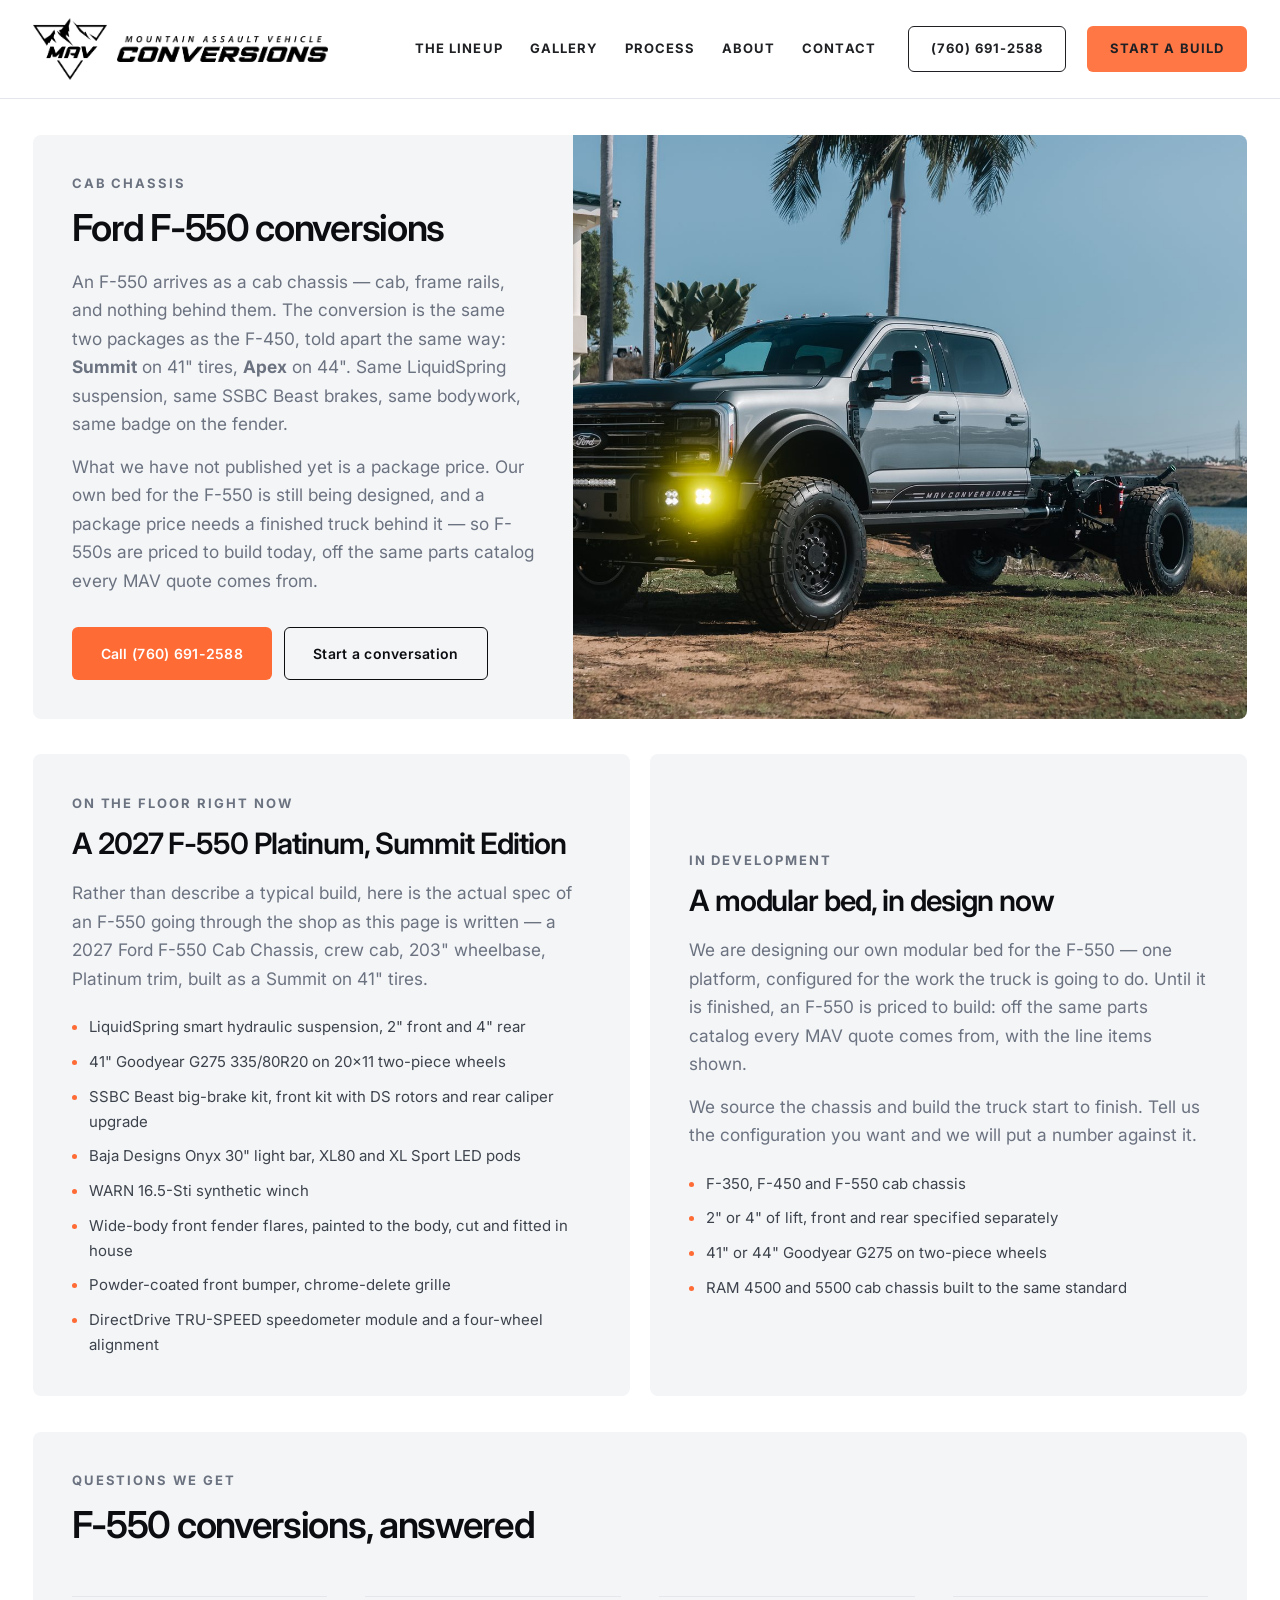
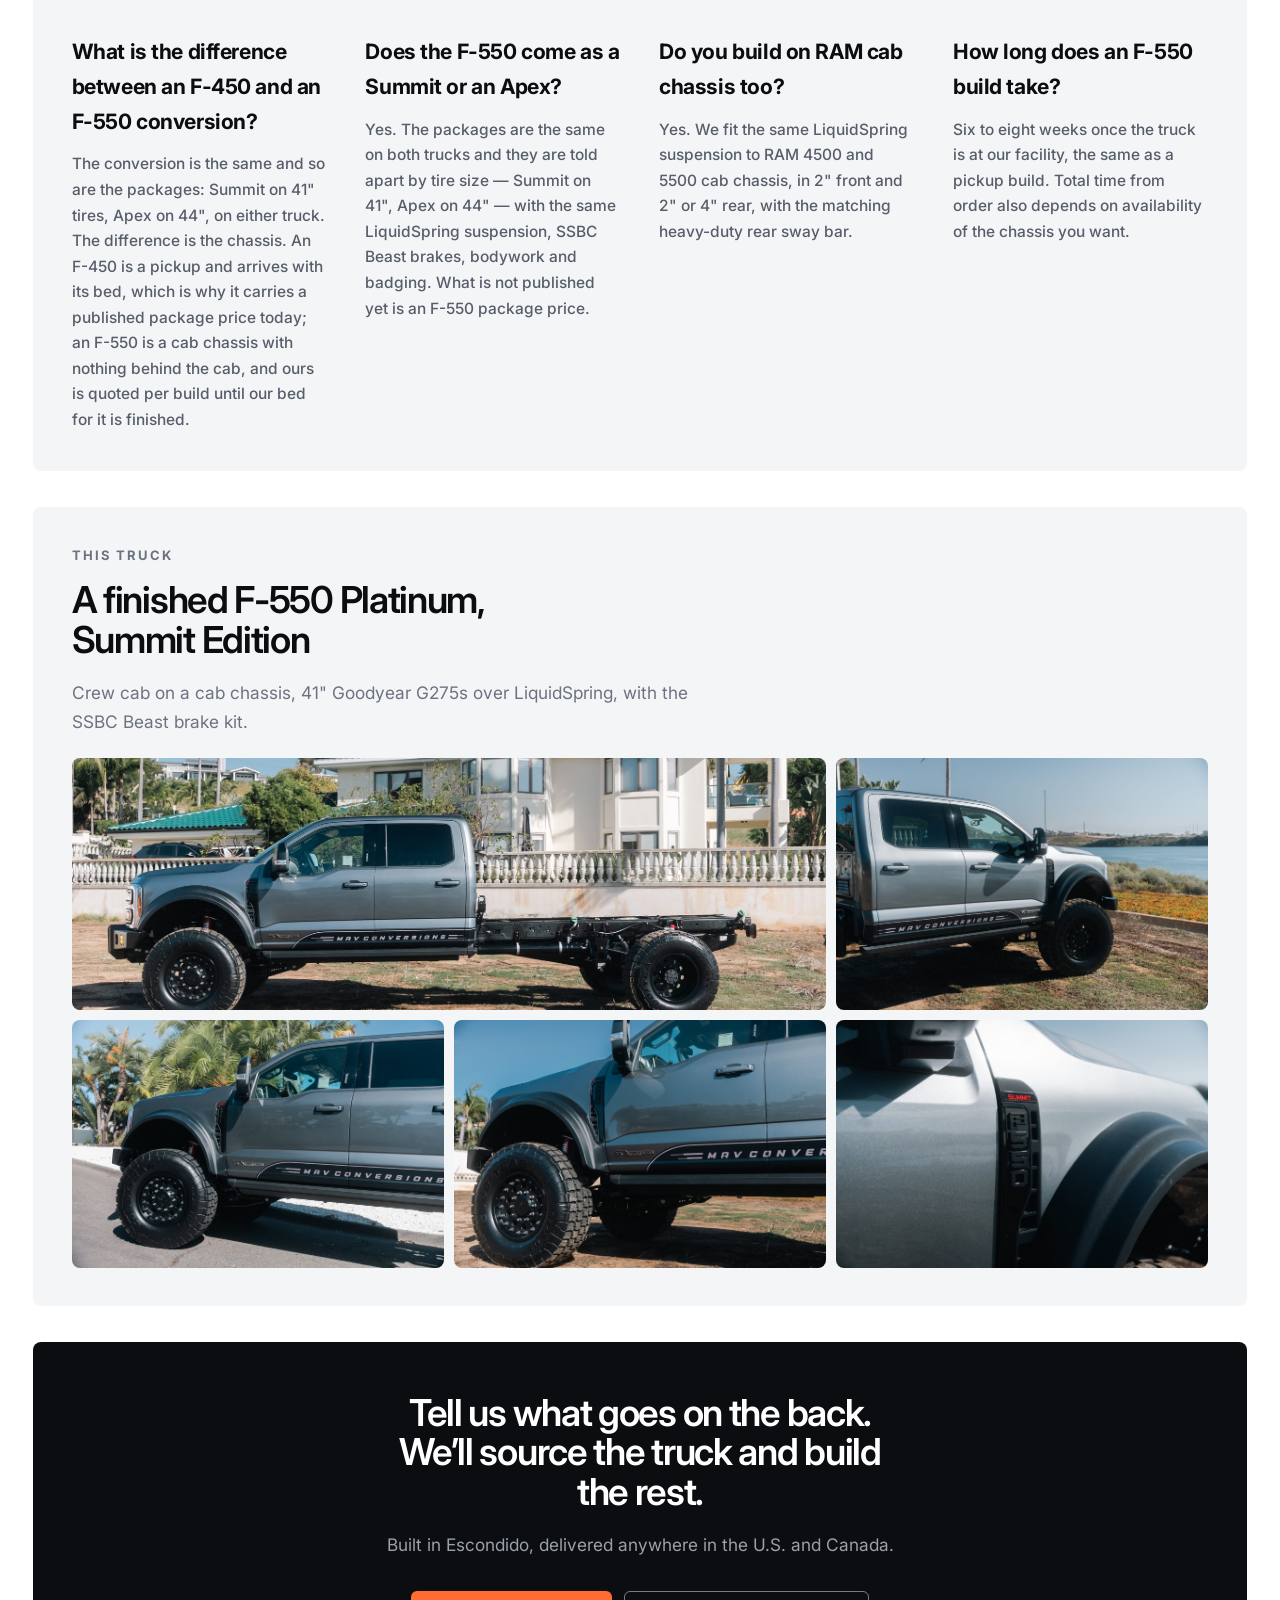
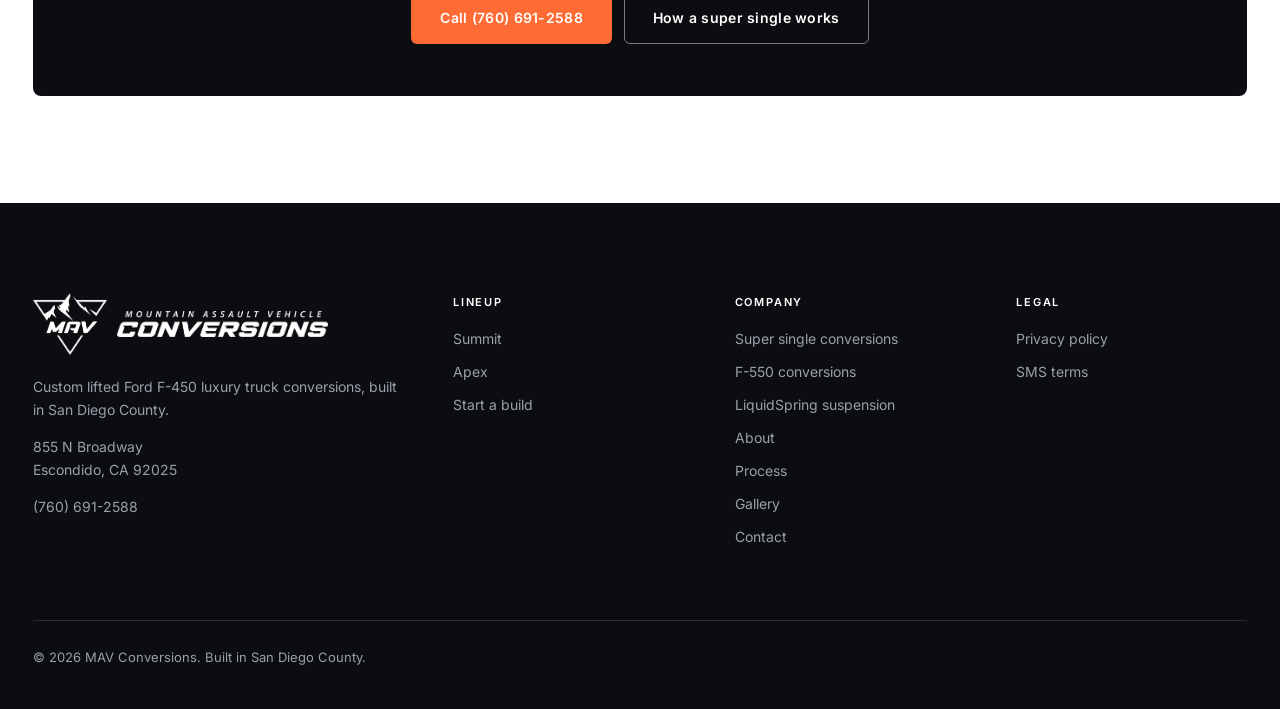
<file: f550-conversions.html>
<!doctype html>
<html lang="en">
<head>
<meta charset="utf-8">
<meta name="viewport" content="width=device-width, initial-scale=1">
<link rel="icon" type="image/svg+xml" href="media/favicon.svg">
<link rel="icon" type="image/png" sizes="32x32" href="media/favicon-32.png">
<link rel="icon" type="image/png" sizes="48x48" href="media/favicon-48.png">
<title>Ford F-550 Super Single Conversions | MAV Conversions</title>
<link rel="canonical" href="https://mavconversions.com/f550-conversions.html">
<meta name="description" content="Ford F-550 super single conversions in Summit and Apex, the same packages as the F-450. LiquidSpring suspension, 41in and 44in Goodyears, SSBC Beast brakes.">

<meta property="og:type" content="article">
<meta property="og:site_name" content="MAV Conversions">
<meta property="og:title" content="Ford F-550 Super Single Conversions">
<meta property="og:description" content="Ford F-550 super single conversions in Summit and Apex, built in Escondido, California by MAV Conversions.">
<meta property="og:url" content="https://mavconversions.com/f550-conversions.html">
<meta property="og:image" content="https://mavconversions.com/media/apex.jpg">
<meta name="twitter:card" content="summary_large_image">

<!-- The F-550 IS a Summit or an Apex -- the same packages as the 450, told
     apart by tire size, which is what the SUMMIT badge on that fender was
     saying. What it does not have yet is a PRICE: MAV's own bed for the truck
     is still being designed, and a package price needs a finished truck
     behind it. So, priced to build, for now.

     The bed and its timeline are deliberately NOT on this page. That is a
     roadmap, and publishing one commits us to a date in front of competitors
     in exchange for nothing.

     The worked example is a real truck currently on the floor, read off the
     build record -- 2027 crew cab, 203in wheelbase, Platinum, and its actual
     25-line spec. Nobody else competing for this term can show that. -->

<link rel="preconnect" href="https://fonts.googleapis.com">
<link rel="preconnect" href="https://fonts.gstatic.com" crossorigin>
<link href="https://fonts.googleapis.com/css2?family=Inter:wght@400;500;600;700&display=swap" rel="stylesheet">
<link rel="stylesheet" href="styles.css?v=22">

<!-- Generated from the questions on this page by a script. Two copies of
     the same answers drift, and markup that says something the page does
     not is what Google penalises FAQ markup for. -->
<script type="application/ld+json">
{
  "@context": "https://schema.org",
  "@type": "FAQPage",
  "mainEntity": [
    {
      "@type": "Question",
      "name": "What is the difference between an F-450 and an F-550 conversion?",
      "acceptedAnswer": {
        "@type": "Answer",
        "text": "The conversion is the same and so are the packages: Summit on 41\" tires, Apex on 44\", on either truck. The difference is the chassis. An F-450 is a pickup and arrives with its bed, which is why it carries a published package price today; an F-550 is a cab chassis with nothing behind the cab, and ours is quoted per build until our bed for it is finished."
      }
    },
    {
      "@type": "Question",
      "name": "Does the F-550 come as a Summit or an Apex?",
      "acceptedAnswer": {
        "@type": "Answer",
        "text": "Yes. The packages are the same on both trucks and they are told apart by tire size \u2014 Summit on 41\", Apex on 44\" \u2014 with the same LiquidSpring suspension, SSBC Beast brakes, bodywork and badging. What is not published yet is an F-550 package price."
      }
    },
    {
      "@type": "Question",
      "name": "Do you build on RAM cab chassis too?",
      "acceptedAnswer": {
        "@type": "Answer",
        "text": "Yes. We fit the same LiquidSpring suspension to RAM 4500 and 5500 cab chassis, in 2\" front and 2\" or 4\" rear, with the matching heavy-duty rear sway bar."
      }
    },
    {
      "@type": "Question",
      "name": "How long does an F-550 build take?",
      "acceptedAnswer": {
        "@type": "Answer",
        "text": "Six to eight weeks once the truck is at our facility, the same as a pickup build. Total time from order also depends on availability of the chassis you want."
      }
    }
  ]
}
</script>
</head>
<body class="no-hero">

<nav class="nav solid" id="nav">
  <div class="nav-inner">
    <a class="nav-logo" href="index.html" aria-label="MAV Conversions home">
      <img class="nav-badge" src="media/badge-white.png" alt="">
      <img class="nav-wordmark" src="media/wordmark-white.png" alt="MAV Conversions">
    </a>
    <div class="nav-links" id="navLinks">
      <a href="index.html#lineup">The Lineup</a>
      <a href="gallery.html">Gallery</a>
      <a href="index.html#process">Process</a>
      <a href="index.html#about">About</a>
      <a href="index.html#contact">Contact</a>
      <a href="tel:+17606912588" class="btn btn-ghost nav-call">(760) 691-2588</a>
      <a href="build.html" class="btn btn-primary">Start a Build</a>
    </div>
    <button class="nav-toggle" id="navToggle" aria-label="Menu" aria-expanded="false">
      <svg width="24" height="24" viewBox="0 0 24 24" fill="none" stroke="currentColor" stroke-width="1.8">
        <path d="M3 6h18M3 12h18M3 18h18"/>
      </svg>
    </button>
  </div>
</nav>

<section class="band band-first">
  <div class="shell">
    <div class="panel panel-split panel-split-lead">
      <div class="panel-copy">
        <p class="eyebrow">Cab chassis</p>
        <h1 class="panel-title panel-title-sm">Ford F-550 conversions</h1>
        <p class="panel-sub panel-sub-left">An F-550 arrives as a cab chassis &mdash; cab, frame rails, and nothing behind them. The conversion is the same two packages as the F-450, told apart the same way: <strong>Summit</strong> on 41&quot; tires, <strong>Apex</strong> on 44&quot;. Same LiquidSpring suspension, same SSBC Beast brakes, same bodywork, same badge on the fender.</p>
        <p class="panel-sub panel-sub-left">What we have not published yet is a package price. Our own bed for the F-550 is still being designed, and a package price needs a finished truck behind it &mdash; so F-550s are priced to build today, off the same parts catalog every MAV quote comes from.</p>
        <div class="actions">
          <a href="tel:+17606912588" class="btn btn-primary">Call (760) 691-2588</a>
          <a href="index.html#contact" class="btn btn-outline">Start a conversation</a>
        </div>
      </div>
      <div class="panel-media">
        <img src="media/f550/f550-cab-chassis-front-quarter.jpg" width="1600" height="1069"
             alt="MAV Conversions Ford F-550 cab chassis, front three-quarter, lifted on 41-inch Goodyears">
      </div>
    </div>
  </div>
</section>


<section class="band">
  <div class="shell">
    <div class="pair pair-2">

      <article class="panel spec-panel">
        <div class="spec-body">
          <p class="eyebrow">On the floor right now</p>
          <h2 class="panel-title panel-title-sm">A 2027 F-550 Platinum, Summit Edition</h2>
          <p class="panel-sub panel-sub-left">Rather than describe a typical build, here is the actual spec of an F-550 going through the shop as this page is written &mdash; a 2027 Ford F-550 Cab Chassis, crew cab, 203&quot; wheelbase, Platinum trim, built as a Summit on 41&quot; tires.</p>
          <ul class="specs">
            <li>LiquidSpring smart hydraulic suspension, 2&quot; front and 4&quot; rear</li>
            <li>41&quot; Goodyear G275 335/80R20 on 20&times;11 two-piece wheels</li>
            <li>SSBC Beast big-brake kit, front kit with DS rotors and rear caliper upgrade</li>
            <li>Baja Designs Onyx 30&quot; light bar, XL80 and XL Sport LED pods</li>
            <li>WARN 16.5-Sti synthetic winch</li>
            <li>Wide-body front fender flares, painted to the body, cut and fitted in house</li>
            <li>Powder-coated front bumper, chrome-delete grille</li>
            <li>DirectDrive TRU-SPEED speedometer module and a four-wheel alignment</li>
          </ul>
        </div>
      </article>

      <article class="panel spec-panel">
        <div class="spec-body spec-body-mid">
          <p class="eyebrow">In development</p>
          <h2 class="panel-title panel-title-sm">A modular bed, in design now</h2>
          <p class="panel-sub panel-sub-left">We are designing our own modular bed for the F-550 &mdash; one platform, configured for the work the truck is going to do. Until it is finished, an F-550 is priced to build: off the same parts catalog every MAV quote comes from, with the line items shown.</p>
          <p class="panel-sub panel-sub-left">We source the chassis and build the truck start to finish. Tell us the configuration you want and we will put a number against it.</p>
          <ul class="specs">
            <li>F-350, F-450 and F-550 cab chassis</li>
            <li>2&quot; or 4&quot; of lift, front and rear specified separately</li>
            <li>41&quot; or 44&quot; Goodyear G275 on two-piece wheels</li>
            <li>RAM 4500 and 5500 cab chassis built to the same standard</li>
          </ul>
        </div>
      </article>

    </div>
  </div>
</section>

<section class="band" id="faq">
  <div class="shell">
    <div class="panel panel-tight">
      <p class="eyebrow">Questions we get</p>
      <h2 class="panel-title panel-title-sm">F-550 conversions, answered</h2>
      <div class="steps">
        <div class="step">
          <h3>What is the difference between an F-450 and an F-550 conversion?</h3>
          <p>The conversion is the same and so are the packages: Summit on 41&quot; tires, Apex on 44&quot;, on either truck. The difference is the chassis. An F-450 is a pickup and arrives with its bed, which is why it carries a published package price today; an F-550 is a cab chassis with nothing behind the cab, and ours is quoted per build until our bed for it is finished.</p>
        </div>
        <div class="step">
          <h3>Does the F-550 come as a Summit or an Apex?</h3>
          <p>Yes. The packages are the same on both trucks and they are told apart by tire size &mdash; Summit on 41&quot;, Apex on 44&quot; &mdash; with the same LiquidSpring suspension, SSBC Beast brakes, bodywork and badging. What is not published yet is an F-550 package price.</p>
        </div>
        <div class="step">
          <h3>Do you build on RAM cab chassis too?</h3>
          <p>Yes. We fit the same LiquidSpring suspension to RAM 4500 and 5500 cab chassis, in 2&quot; front and 2&quot; or 4&quot; rear, with the matching heavy-duty rear sway bar.</p>
        </div>
        <div class="step">
          <h3>How long does an F-550 build take?</h3>
          <p>Six to eight weeks once the truck is at our facility, the same as a pickup build. Total time from order also depends on availability of the chassis you want.</p>
        </div>
      </div>
    </div>
  </div>
</section>

<section class="band">
  <div class="shell">
    <div class="panel panel-tight">
      <p class="eyebrow">This truck</p>
      <h2 class="panel-title panel-title-sm">A finished F-550 Platinum, Summit Edition</h2>
      <p class="panel-sub panel-sub-left">Crew cab on a cab chassis, 41&quot; Goodyear G275s over LiquidSpring, with the SSBC Beast brake kit.</p>
      <div class="f550-grid">
        <img class="span2" src="media/f550/f550-cab-chassis-profile.jpg" width="1600" height="1069" loading="lazy"
             alt="Ford F-550 cab chassis in full profile, bare frame rails behind the crew cab">
        <img src="media/f550/f550-cab-chassis-side.jpg" width="1600" height="1069" loading="lazy"
             alt="Side view of a MAV Conversions Ford F-550 cab chassis with the MAV Conversions rocker graphic">
        <img src="media/f550/f550-front-quarter.jpg" width="1600" height="1069" loading="lazy"
             alt="Front three-quarter view of a lifted Ford F-550 by MAV Conversions">
        <img src="media/f550/f550-wheel-stance.jpg" width="1600" height="1069" loading="lazy"
             alt="Front wheel and fender of a converted Ford F-550, showing the lift and tire clearance">
        <img src="media/f550/f550-summit-badge.jpg" width="1600" height="1069" loading="lazy"
             alt="SUMMIT and F550 badges on the fender of a MAV Conversions build">
      </div>
    </div>
  </div>
</section>

<section class="band band-last">
  <div class="shell">
    <div class="panel panel-dark panel-center">
      <h2 class="panel-title panel-title-sm">Tell us what goes on the back. We&rsquo;ll source the truck and build the rest.</h2>
      <p class="panel-sub">Built in Escondido, delivered anywhere in the U.S. and Canada.</p>
      <div class="actions actions-center">
        <a href="tel:+17606912588" class="btn btn-primary">Call (760) 691-2588</a>
        <a href="super-single-conversions.html" class="btn btn-ghost">How a super single works</a>
      </div>
    </div>
  </div>
</section>

<footer class="footer">
  <div class="shell">
    <div class="footer-grid">
      <div>
        <div class="footer-logo">
          <img class="footer-badge" src="media/badge-white.png" alt="">
          <img class="footer-wordmark" src="media/wordmark-white.png" alt="MAV Conversions">
        </div>
        <p>Custom lifted Ford F-450 luxury truck conversions, built in San Diego County.</p>
        <p style="margin-top:14px">855 N Broadway<br>Escondido, CA 92025</p>
        <p style="margin-top:14px"><a href="tel:+17606912588">(760) 691-2588</a></p>
      </div>
      <div>
        <h4>Lineup</h4>
        <ul>
          <li><a href="index.html#lineup">Summit</a></li>
          <li><a href="index.html#lineup">Apex</a></li>
          <li><a href="build.html">Start a build</a></li>
        </ul>
      </div>
      <div>
        <h4>Company</h4>
        <ul>
          <li><a href="super-single-conversions.html">Super single conversions</a></li>
          <li><a href="f550-conversions.html">F-550 conversions</a></li>
          <li><a href="liquidspring-suspension.html">LiquidSpring suspension</a></li>
          <li><a href="index.html#about">About</a></li>
          <li><a href="index.html#process">Process</a></li>
          <li><a href="gallery.html">Gallery</a></li>
          <li><a href="index.html#contact">Contact</a></li>
        </ul>
      </div>
      <div>
        <h4>Legal</h4>
        <ul>
          <li><a href="privacy-policy.html">Privacy policy</a></li>
          <li><a href="sms-terms.html">SMS terms</a></li>
        </ul>
      </div>
    </div>
    <div class="footer-base">
      <span>&copy; 2026 MAV Conversions. Built in San Diego County.</span>
    </div>
  </div>
</footer>

<script>
  document.documentElement.classList.add("js");
  var toggle = document.getElementById("navToggle");
  var links = document.getElementById("navLinks");
  toggle.addEventListener("click", function () {
    var open = links.classList.toggle("open");
    toggle.setAttribute("aria-expanded", String(open));
  });
  links.addEventListener("click", function (e) {
    if (e.target.tagName === "A") { links.classList.remove("open"); toggle.setAttribute("aria-expanded", "false"); }
  });
</script>
</body>
</html>
</file>
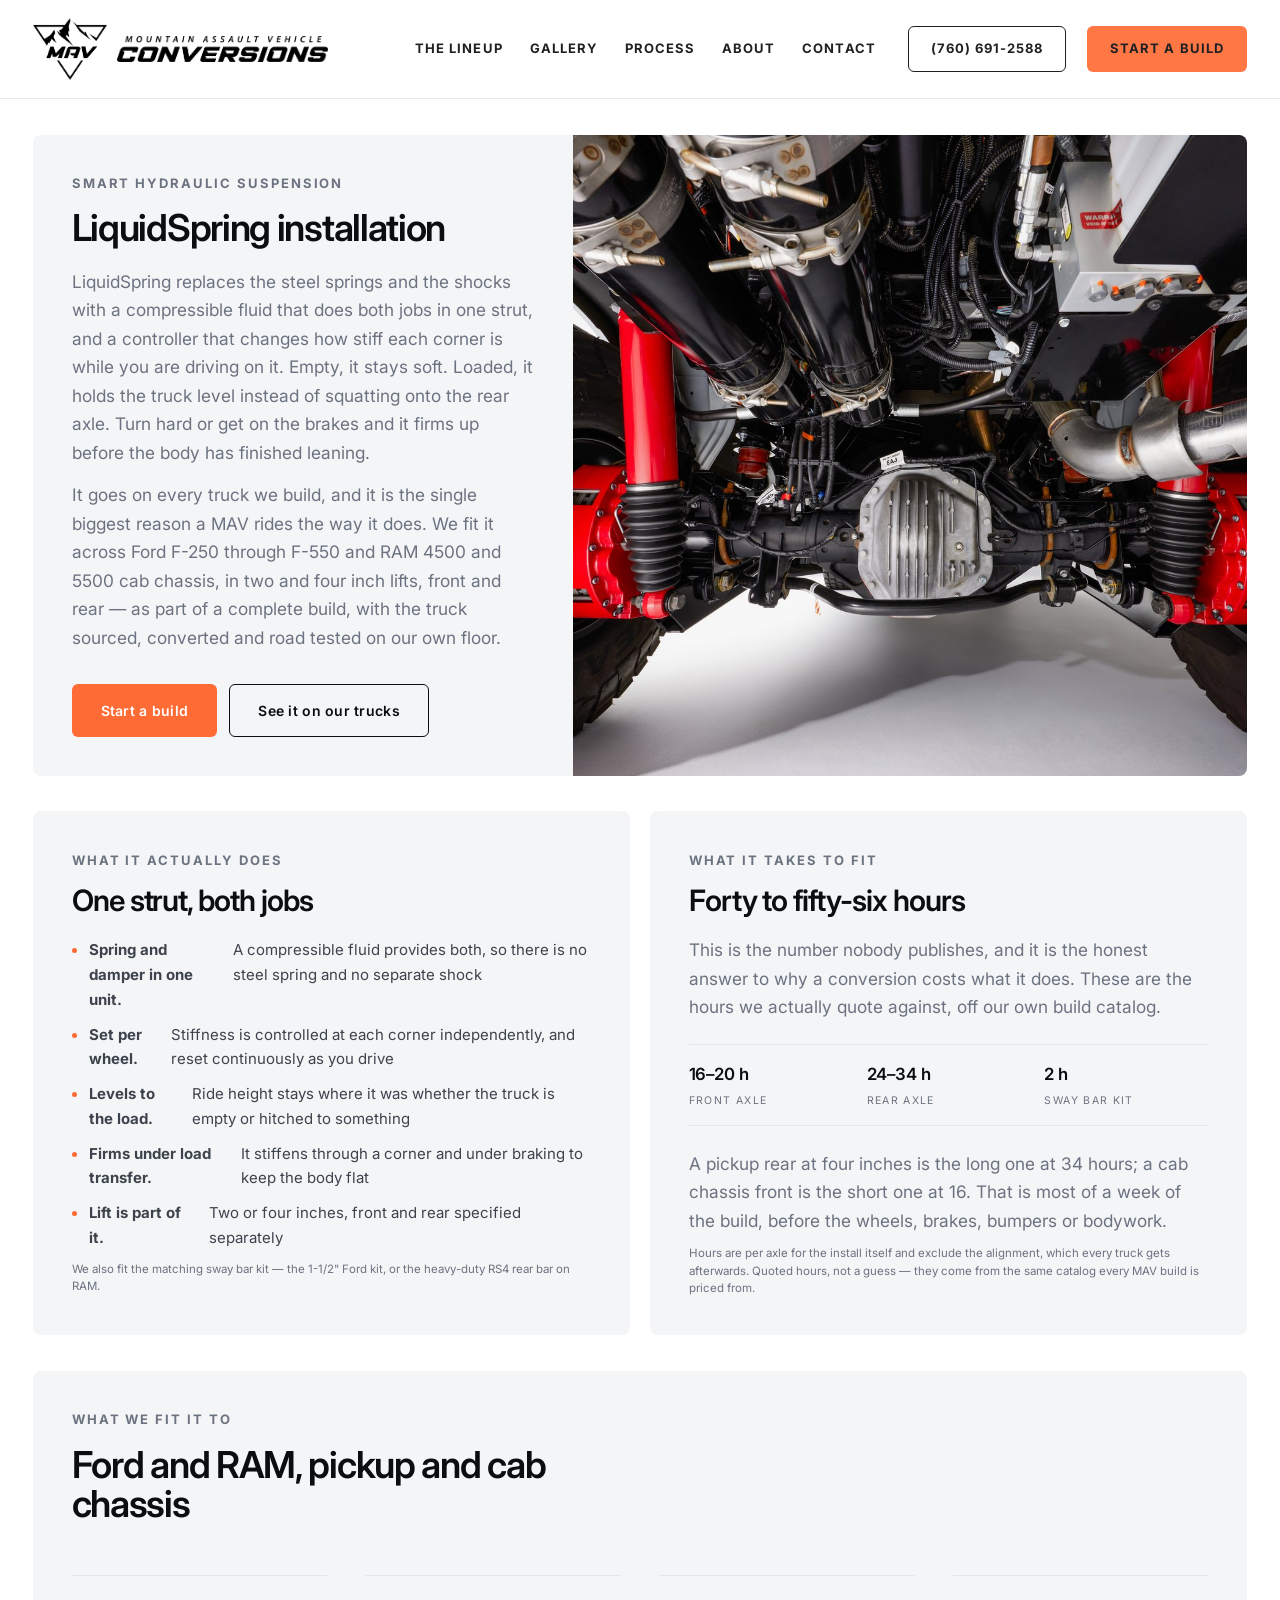
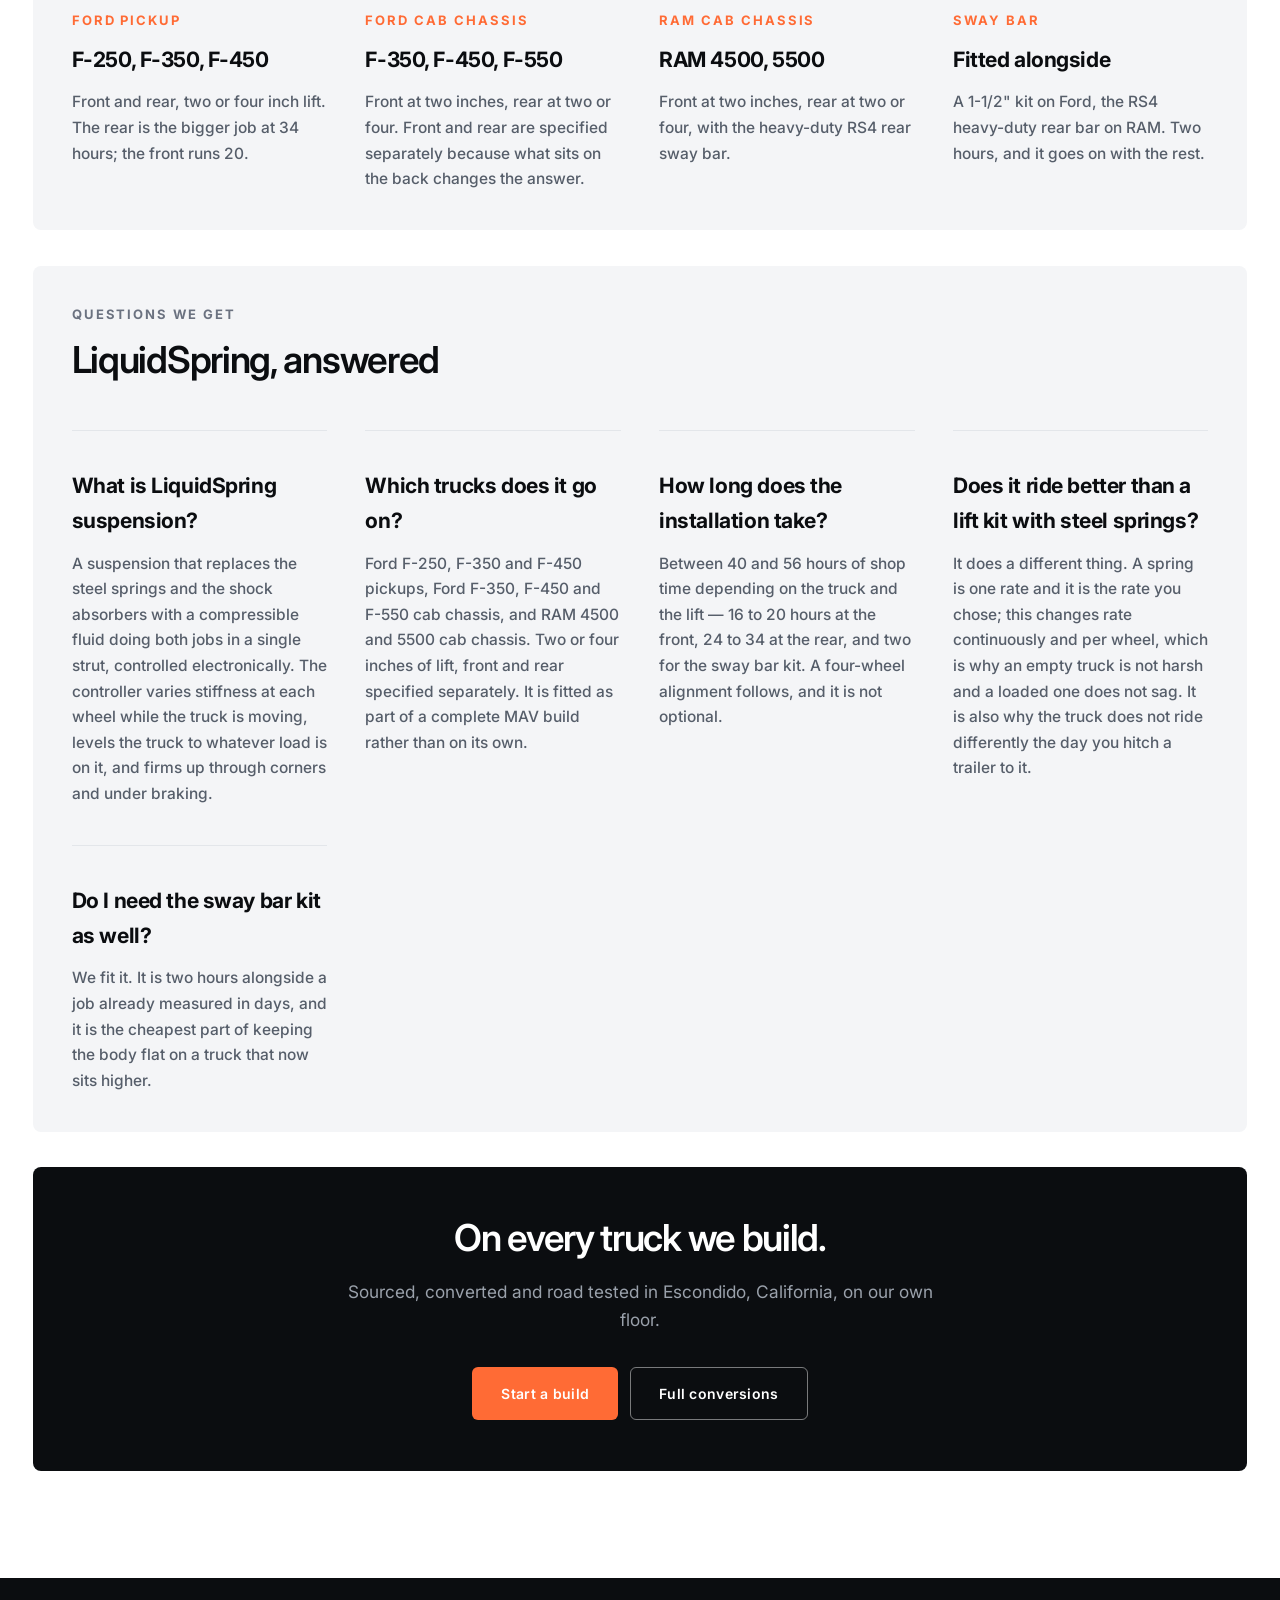
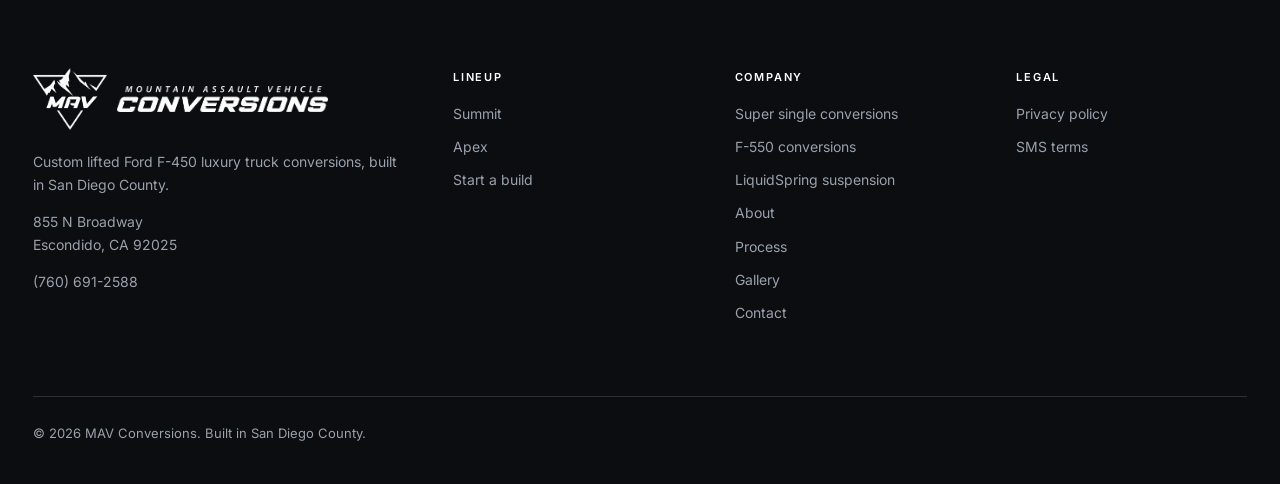
<file: liquidspring-suspension.html>
<!doctype html>
<html lang="en">
<head>
<meta charset="utf-8">
<meta name="viewport" content="width=device-width, initial-scale=1">
<link rel="icon" type="image/svg+xml" href="media/favicon.svg">
<link rel="icon" type="image/png" sizes="32x32" href="media/favicon-32.png">
<link rel="icon" type="image/png" sizes="48x48" href="media/favicon-48.png">
<title>LiquidSpring Suspension Installation | MAV Conversions</title>
<link rel="canonical" href="https://mavconversions.com/liquidspring-suspension.html">
<meta name="description" content="LiquidSpring smart hydraulic suspension on every MAV build — Ford F-250 through F-550 and RAM 4500/5500. What it does, and the hours it actually takes to fit.">

<meta property="og:type" content="article">
<meta property="og:site_name" content="MAV Conversions">
<meta property="og:title" content="LiquidSpring Suspension Installation">
<meta property="og:description" content="LiquidSpring smart hydraulic suspension fitted to Ford F-250 through F-550 and RAM 4500/5500, in Escondido, California.">
<meta property="og:url" content="https://mavconversions.com/liquidspring-suspension.html">
<meta property="og:image" content="https://mavconversions.com/media/brakes-rear.jpg">
<meta name="twitter:card" content="summary_large_image">

<!-- Written for someone searching the PRODUCT rather than the brand: people
     who have read about LiquidSpring and want to know whether it is worth it
     and who will fit it. That is a different reader from the one who lands on
     the home page, and it is a query with its own traffic that nothing on
     this site answered.

     The application table and the labour hours are read off the parts
     catalog, not estimated -- front 16-20h, rear 24-34h, sway bar 2h. Those
     hours are the most useful thing on the page: they are the honest answer
     to "why does this cost what it costs", and no competitor publishes them.

     How the system works is from LiquidSpring's own published description --
     compressible fluid doing spring and damper in one strut, per-wheel
     control, self-levelling. Deliberately no control-loop frequency: that
     figure is quoted all over the internet and I could not source it. -->

<link rel="preconnect" href="https://fonts.googleapis.com">
<link rel="preconnect" href="https://fonts.gstatic.com" crossorigin>
<link href="https://fonts.googleapis.com/css2?family=Inter:wght@400;500;600;700&display=swap" rel="stylesheet">
<link rel="stylesheet" href="styles.css?v=22">

<!-- Generated from the questions on this page by a script. Two copies of
     the same answers drift, and markup that says something the page does
     not is what Google penalises FAQ markup for. -->
<script type="application/ld+json">
{
  "@context": "https://schema.org",
  "@type": "FAQPage",
  "mainEntity": [
    {
      "@type": "Question",
      "name": "What is LiquidSpring suspension?",
      "acceptedAnswer": {
        "@type": "Answer",
        "text": "A suspension that replaces the steel springs and the shock absorbers with a compressible fluid doing both jobs in a single strut, controlled electronically. The controller varies stiffness at each wheel while the truck is moving, levels the truck to whatever load is on it, and firms up through corners and under braking."
      }
    },
    {
      "@type": "Question",
      "name": "Which trucks does it go on?",
      "acceptedAnswer": {
        "@type": "Answer",
        "text": "Ford F-250, F-350 and F-450 pickups, Ford F-350, F-450 and F-550 cab chassis, and RAM 4500 and 5500 cab chassis. Two or four inches of lift, front and rear specified separately. It is fitted as part of a complete MAV build rather than on its own."
      }
    },
    {
      "@type": "Question",
      "name": "How long does the installation take?",
      "acceptedAnswer": {
        "@type": "Answer",
        "text": "Between 40 and 56 hours of shop time depending on the truck and the lift \u2014 16 to 20 hours at the front, 24 to 34 at the rear, and two for the sway bar kit. A four-wheel alignment follows, and it is not optional."
      }
    },
    {
      "@type": "Question",
      "name": "Does it ride better than a lift kit with steel springs?",
      "acceptedAnswer": {
        "@type": "Answer",
        "text": "It does a different thing. A spring is one rate and it is the rate you chose; this changes rate continuously and per wheel, which is why an empty truck is not harsh and a loaded one does not sag. It is also why the truck does not ride differently the day you hitch a trailer to it."
      }
    },
    {
      "@type": "Question",
      "name": "Do I need the sway bar kit as well?",
      "acceptedAnswer": {
        "@type": "Answer",
        "text": "We fit it. It is two hours alongside a job already measured in days, and it is the cheapest part of keeping the body flat on a truck that now sits higher."
      }
    }
  ]
}
</script>
</head>
<body class="no-hero">

<nav class="nav solid" id="nav">
  <div class="nav-inner">
    <a class="nav-logo" href="index.html" aria-label="MAV Conversions home">
      <img class="nav-badge" src="media/badge-white.png" alt="">
      <img class="nav-wordmark" src="media/wordmark-white.png" alt="MAV Conversions">
    </a>
    <div class="nav-links" id="navLinks">
      <a href="index.html#lineup">The Lineup</a>
      <a href="gallery.html">Gallery</a>
      <a href="index.html#process">Process</a>
      <a href="index.html#about">About</a>
      <a href="index.html#contact">Contact</a>
      <a href="tel:+17606912588" class="btn btn-ghost nav-call">(760) 691-2588</a>
      <a href="build.html" class="btn btn-primary">Start a Build</a>
    </div>
    <button class="nav-toggle" id="navToggle" aria-label="Menu" aria-expanded="false">
      <svg width="24" height="24" viewBox="0 0 24 24" fill="none" stroke="currentColor" stroke-width="1.8">
        <path d="M3 6h18M3 12h18M3 18h18"/>
      </svg>
    </button>
  </div>
</nav>

<section class="band band-first">
  <div class="shell">
    <div class="panel panel-split panel-split-lead">
      <div class="panel-copy">
        <p class="eyebrow">Smart hydraulic suspension</p>
        <h1 class="panel-title panel-title-sm">LiquidSpring installation</h1>
        <p class="panel-sub panel-sub-left">LiquidSpring replaces the steel springs and the shocks with a compressible fluid that does both jobs in one strut, and a controller that changes how stiff each corner is while you are driving on it. Empty, it stays soft. Loaded, it holds the truck level instead of squatting onto the rear axle. Turn hard or get on the brakes and it firms up before the body has finished leaning.</p>
        <p class="panel-sub panel-sub-left">It goes on every truck we build, and it is the single biggest reason a MAV rides the way it does. We fit it across Ford F-250 through F-550 and RAM 4500 and 5500 cab chassis, in two and four inch lifts, front and rear &mdash; as part of a complete build, with the truck sourced, converted and road tested on our own floor.</p>
        <div class="actions">
          <a href="build.html" class="btn btn-primary">Start a build</a>
          <a href="index.html#chassis" class="btn btn-outline">See it on our trucks</a>
        </div>
      </div>
      <!-- The rear axle with a strut on each side: the one photograph on the
           site that is actually OF the thing this page is about. It was
           stacked over a second frame to fill the tall copy column, but two
           tight mechanical crops one above the other read as a single
           confusing picture rather than as two. One frame fills the column
           on its own: the cell is 1.65 against the photo's 1.33, so cover
           takes about 24% off the top and bottom, which this frame carries
           because the axle and both struts sit across its middle. -->
      <div class="panel-media">
        <img src="media/brakes-rear.jpg?v=2" width="1400" height="1050"
             alt="Rear axle of a MAV build with a LiquidSpring strut on each side">
      </div>
    </div>
  </div>
</section>

<section class="band">
  <div class="shell">
    <div class="pair pair-2">

      <article class="panel spec-panel">
        <div class="spec-body">
          <p class="eyebrow">What it actually does</p>
          <h2 class="panel-title panel-title-sm">One strut, both jobs</h2>
          <ul class="specs">
            <li><strong>Spring and damper in one unit.</strong> A compressible fluid provides both, so there is no steel spring and no separate shock</li>
            <li><strong>Set per wheel.</strong> Stiffness is controlled at each corner independently, and reset continuously as you drive</li>
            <li><strong>Levels to the load.</strong> Ride height stays where it was whether the truck is empty or hitched to something</li>
            <li><strong>Firms under load transfer.</strong> It stiffens through a corner and under braking to keep the body flat</li>
            <li><strong>Lift is part of it.</strong> Two or four inches, front and rear specified separately</li>
          </ul>
          <p class="tier-figures-note">We also fit the matching sway bar kit &mdash; the 1-1/2&quot; Ford kit, or the heavy-duty RS4 rear bar on RAM.</p>
        </div>
      </article>

      <article class="panel spec-panel">
        <div class="spec-body spec-body-mid">
          <p class="eyebrow">What it takes to fit</p>
          <h2 class="panel-title panel-title-sm">Forty to fifty-six hours</h2>
          <p class="panel-sub panel-sub-left">This is the number nobody publishes, and it is the honest answer to why a conversion costs what it does. These are the hours we actually quote against, off our own build catalog.</p>
          <div class="tier-figures tier-figures-3">
            <div><strong>16&ndash;20 h</strong><span>Front axle</span></div>
            <div><strong>24&ndash;34 h</strong><span>Rear axle</span></div>
            <div><strong>2 h</strong><span>Sway bar kit</span></div>
          </div>
          <p class="panel-sub panel-sub-left">A pickup rear at four inches is the long one at 34 hours; a cab chassis front is the short one at 16. That is most of a week of the build, before the wheels, brakes, bumpers or bodywork.</p>
          <p class="tier-figures-note">Hours are per axle for the install itself and exclude the alignment, which every truck gets afterwards. Quoted hours, not a guess &mdash; they come from the same catalog every MAV build is priced from.</p>
        </div>
      </article>

    </div>
  </div>
</section>

<section class="band">
  <div class="shell">
    <div class="panel panel-tight">
      <p class="eyebrow">What we fit it to</p>
      <h2 class="panel-title panel-title-sm">Ford and RAM, pickup and cab chassis</h2>
      <div class="steps">
        <div class="step">
          <p class="step-n">FORD PICKUP</p>
          <h3>F-250, F-350, F-450</h3>
          <p>Front and rear, two or four inch lift. The rear is the bigger job at 34 hours; the front runs 20.</p>
        </div>
        <div class="step">
          <p class="step-n">FORD CAB CHASSIS</p>
          <h3>F-350, F-450, F-550</h3>
          <p>Front at two inches, rear at two or four. Front and rear are specified separately because what sits on the back changes the answer.</p>
        </div>
        <div class="step">
          <p class="step-n">RAM CAB CHASSIS</p>
          <h3>RAM 4500, 5500</h3>
          <p>Front at two inches, rear at two or four, with the heavy-duty RS4 rear sway bar.</p>
        </div>
        <div class="step">
          <p class="step-n">SWAY BAR</p>
          <h3>Fitted alongside</h3>
          <p>A 1-1/2&quot; kit on Ford, the RS4 heavy-duty rear bar on RAM. Two hours, and it goes on with the rest.</p>
        </div>
      </div>
    </div>
  </div>
</section>

<section class="band" id="faq">
  <div class="shell">
    <div class="panel panel-tight">
      <p class="eyebrow">Questions we get</p>
      <h2 class="panel-title panel-title-sm">LiquidSpring, answered</h2>
      <div class="steps">
        <div class="step">
          <h3>What is LiquidSpring suspension?</h3>
          <p>A suspension that replaces the steel springs and the shock absorbers with a compressible fluid doing both jobs in a single strut, controlled electronically. The controller varies stiffness at each wheel while the truck is moving, levels the truck to whatever load is on it, and firms up through corners and under braking.</p>
        </div>
        <div class="step">
          <h3>Which trucks does it go on?</h3>
          <p>Ford F-250, F-350 and F-450 pickups, Ford F-350, F-450 and F-550 cab chassis, and RAM 4500 and 5500 cab chassis. Two or four inches of lift, front and rear specified separately. It is fitted as part of a complete MAV build rather than on its own.</p>
        </div>
        <div class="step">
          <h3>How long does the installation take?</h3>
          <p>Between 40 and 56 hours of shop time depending on the truck and the lift &mdash; 16 to 20 hours at the front, 24 to 34 at the rear, and two for the sway bar kit. A four-wheel alignment follows, and it is not optional.</p>
        </div>
        <div class="step">
          <h3>Does it ride better than a lift kit with steel springs?</h3>
          <p>It does a different thing. A spring is one rate and it is the rate you chose; this changes rate continuously and per wheel, which is why an empty truck is not harsh and a loaded one does not sag. It is also why the truck does not ride differently the day you hitch a trailer to it.</p>
        </div>
        <div class="step">
          <h3>Do I need the sway bar kit as well?</h3>
          <p>We fit it. It is two hours alongside a job already measured in days, and it is the cheapest part of keeping the body flat on a truck that now sits higher.</p>
        </div>
      </div>
    </div>
  </div>
</section>

<section class="band band-last">
  <div class="shell">
    <div class="panel panel-dark panel-center">
      <h2 class="panel-title panel-title-sm">On every truck we build.</h2>
      <p class="panel-sub">Sourced, converted and road tested in Escondido, California, on our own floor.</p>
      <div class="actions actions-center">
        <a href="build.html" class="btn btn-primary">Start a build</a>
        <a href="super-single-conversions.html" class="btn btn-ghost">Full conversions</a>
      </div>
    </div>
  </div>
</section>

<footer class="footer">
  <div class="shell">
    <div class="footer-grid">
      <div>
        <div class="footer-logo">
          <img class="footer-badge" src="media/badge-white.png" alt="">
          <img class="footer-wordmark" src="media/wordmark-white.png" alt="MAV Conversions">
        </div>
        <p>Custom lifted Ford F-450 luxury truck conversions, built in San Diego County.</p>
        <p style="margin-top:14px">855 N Broadway<br>Escondido, CA 92025</p>
        <p style="margin-top:14px"><a href="tel:+17606912588">(760) 691-2588</a></p>
      </div>
      <div>
        <h4>Lineup</h4>
        <ul>
          <li><a href="index.html#lineup">Summit</a></li>
          <li><a href="index.html#lineup">Apex</a></li>
          <li><a href="build.html">Start a build</a></li>
        </ul>
      </div>
      <div>
        <h4>Company</h4>
        <ul>
          <li><a href="super-single-conversions.html">Super single conversions</a></li>
          <li><a href="f550-conversions.html">F-550 conversions</a></li>
          <li><a href="liquidspring-suspension.html">LiquidSpring suspension</a></li>
          <li><a href="index.html#about">About</a></li>
          <li><a href="index.html#process">Process</a></li>
          <li><a href="gallery.html">Gallery</a></li>
          <li><a href="index.html#contact">Contact</a></li>
        </ul>
      </div>
      <div>
        <h4>Legal</h4>
        <ul>
          <li><a href="privacy-policy.html">Privacy policy</a></li>
          <li><a href="sms-terms.html">SMS terms</a></li>
        </ul>
      </div>
    </div>
    <div class="footer-base">
      <span>&copy; 2026 MAV Conversions. Built in San Diego County.</span>
    </div>
  </div>
</footer>

<script>
  document.documentElement.classList.add("js");
  var toggle = document.getElementById("navToggle");
  var links = document.getElementById("navLinks");
  toggle.addEventListener("click", function () {
    var open = links.classList.toggle("open");
    toggle.setAttribute("aria-expanded", String(open));
  });
  links.addEventListener("click", function (e) {
    if (e.target.tagName === "A") { links.classList.remove("open"); toggle.setAttribute("aria-expanded", "false"); }
  });
</script>
</body>
</html>
</file>
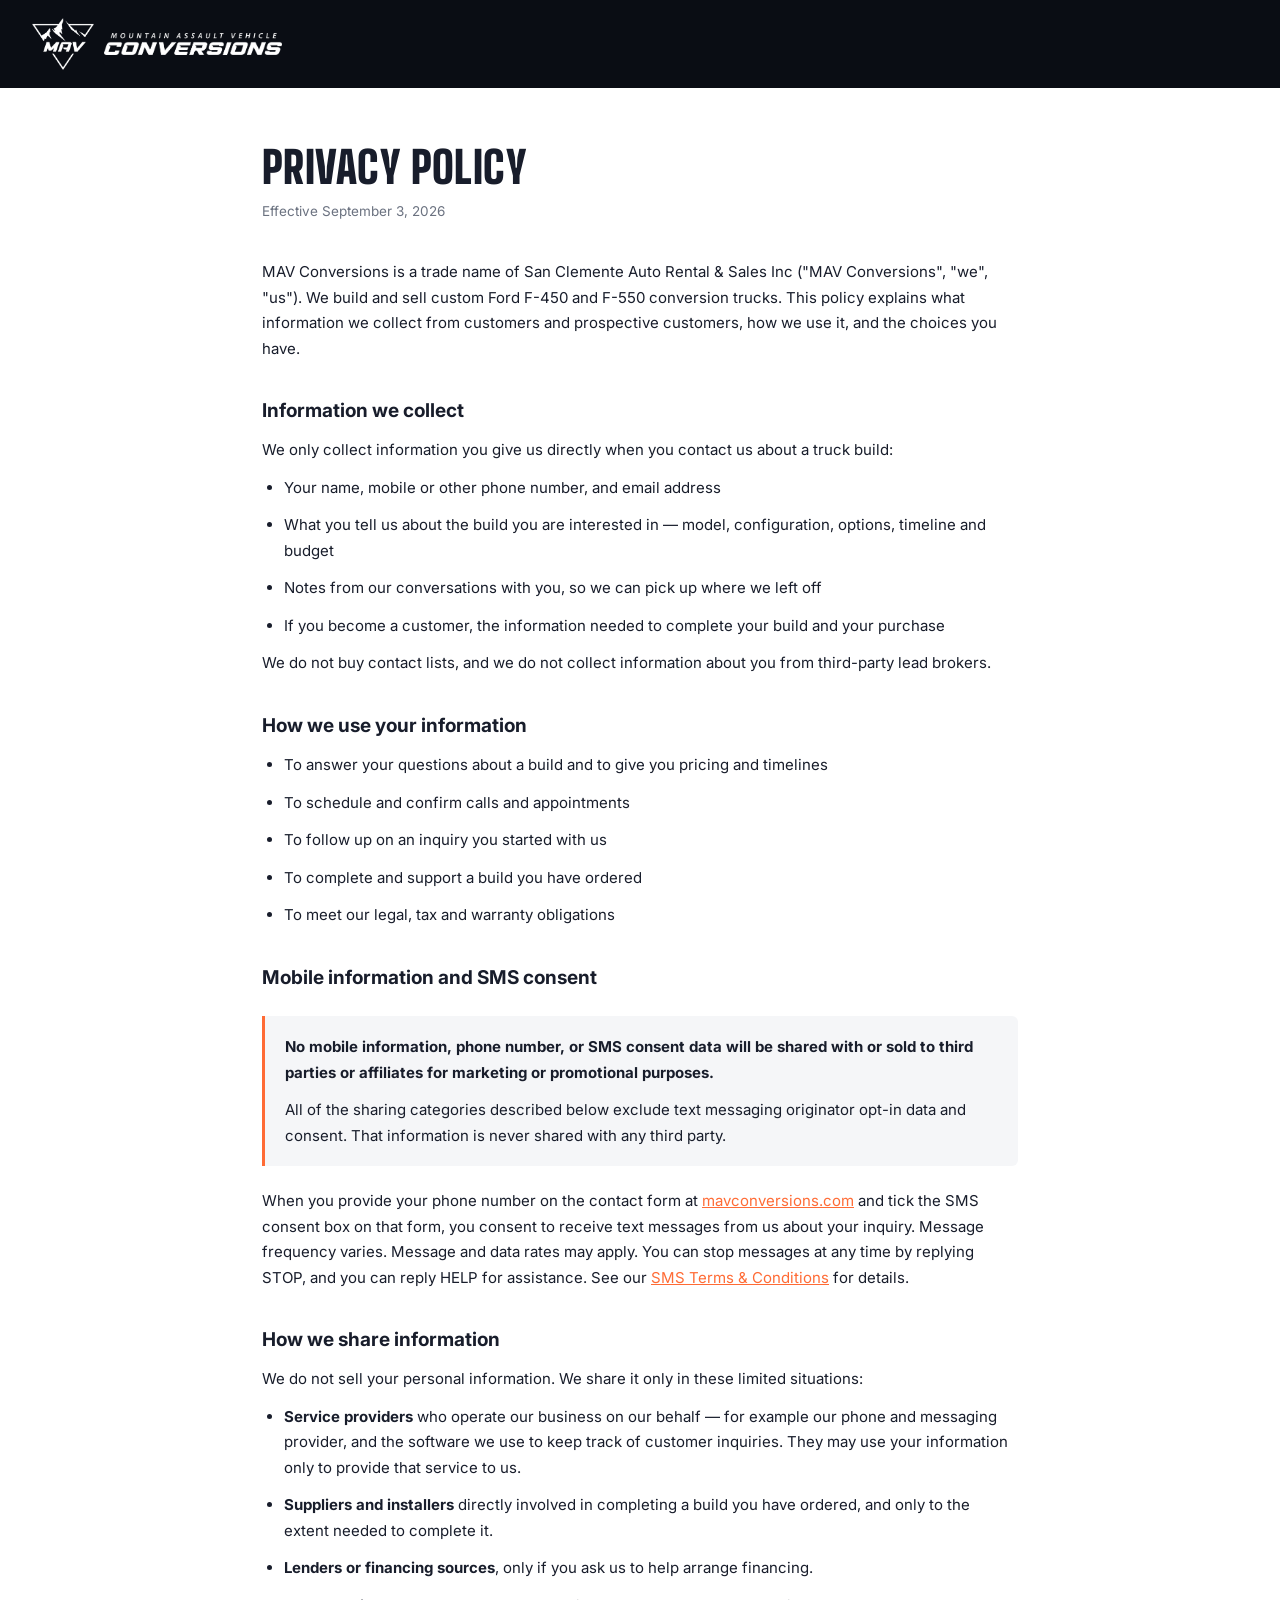
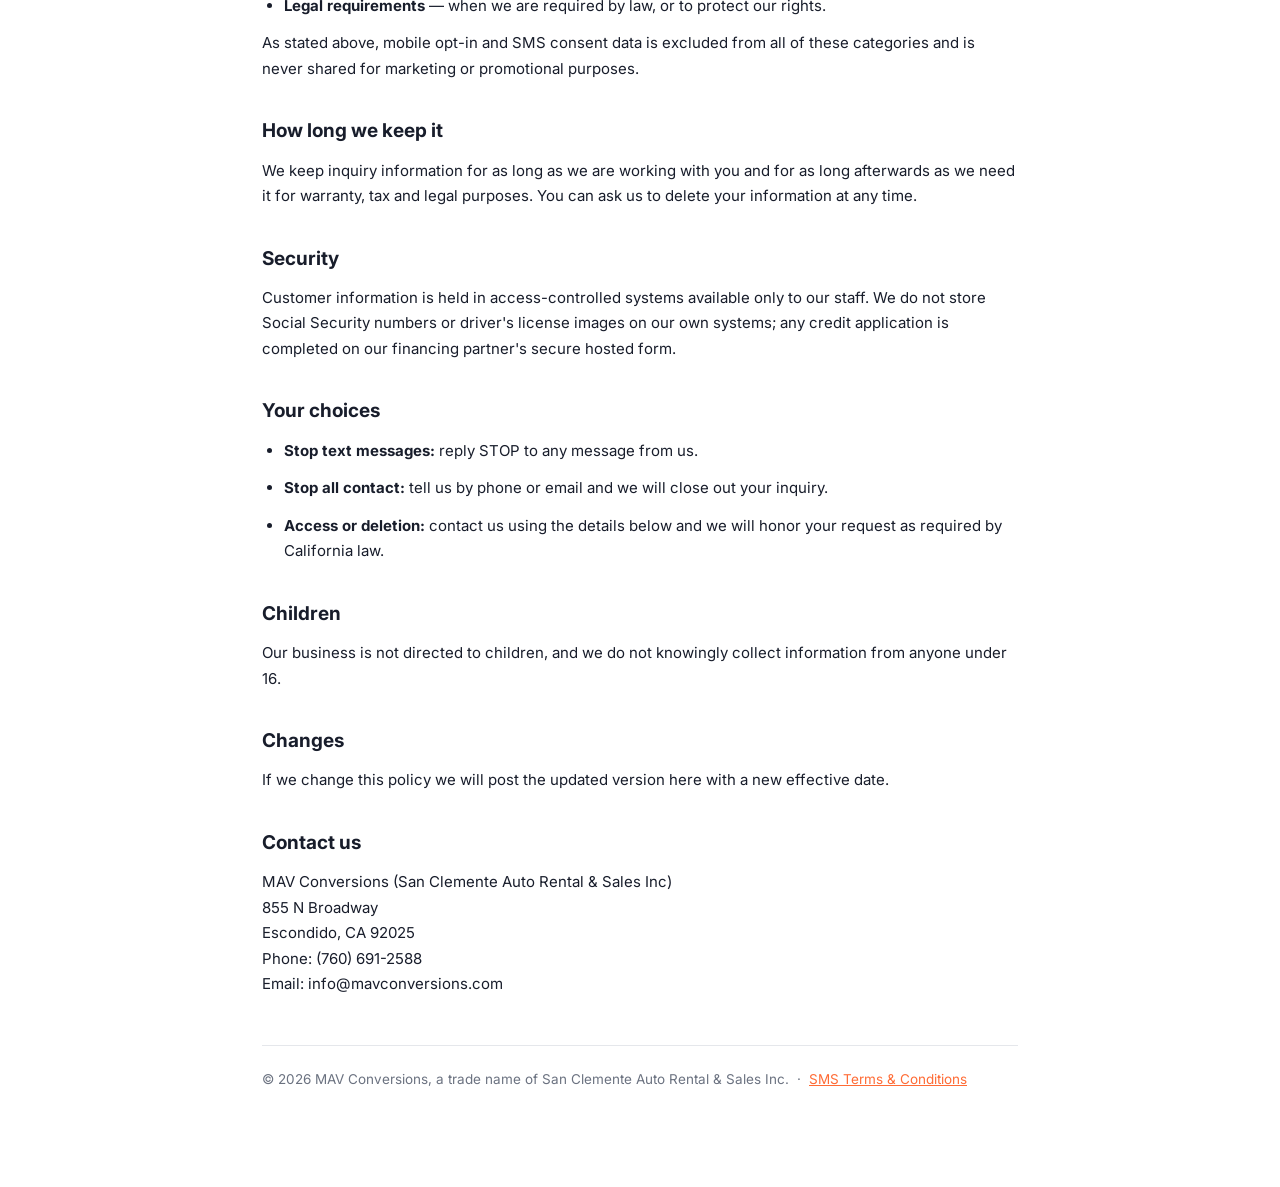
<file: privacy-policy.html>
<!doctype html>
<html lang="en">
<head>
<meta charset="utf-8">
<meta name="viewport" content="width=device-width, initial-scale=1">
<!-- Tab icon: orange mark on a black tile. It reads at 16px where a hairline
     mark on clear ground does not, and it looks the same whatever colour the
     tab strip is. PNGs are the fallback for browsers without SVG favicons. -->
<link rel="icon" type="image/svg+xml" href="media/favicon.svg">
<link rel="icon" type="image/png" sizes="32x32" href="media/favicon-32.png">
<link rel="icon" type="image/png" sizes="48x48" href="media/favicon-48.png">
<title>Privacy Policy — MAV Conversions</title>
<meta name="description" content="How MAV Conversions collects, uses and protects customer information, including mobile phone numbers and SMS consent.">
<link rel="preconnect" href="https://fonts.googleapis.com">
<link rel="preconnect" href="https://fonts.gstatic.com" crossorigin>
<link href="https://fonts.googleapis.com/css2?family=Inter:wght@300;400;500;600;700;800&family=Big+Shoulders+Display:wght@600;700;800;900&display=swap" rel="stylesheet">
<style>
* { box-sizing: border-box; margin: 0; padding: 0; }
:root { --black:#0a0d14; --ink:#181d2b; --paper:#f5f6f8; --white:#fff; --dim:#6b7280; --line:#e5e7eb; --accent:#ff6b35; }
html,body { background:var(--white); color:var(--ink);
  font-family:'Inter',-apple-system,BlinkMacSystemFont,system-ui,sans-serif; font-size:15px; line-height:1.7; -webkit-font-smoothing:antialiased; }
.bar { background:var(--black); padding:18px 32px; }
/* The mark, not the words -- and pointing at index.html rather than "/", which
   on a file:// path resolves to the root of the drive. */
.bar-logo { display:flex; align-items:center; gap:10px; text-decoration:none; }
.bar-badge { height:52px; width:auto; display:block; }
.bar-wordmark { height:22px; width:auto; display:block; }
.wrap { max-width:820px; margin:0 auto; padding:56px 32px 96px; }
h1 { font-family:'Big Shoulders Display',sans-serif; font-weight:900; font-size:44px;
  line-height:1.05; text-transform:uppercase; letter-spacing:0.01em; margin-bottom:10px; }
.eff { color:var(--dim); font-size:13.5px; margin-bottom:36px; }
h2 { font-size:19px; font-weight:700; margin:34px 0 10px; }
p, li { margin-bottom:12px; }
ul { padding-left:22px; }
a { color:var(--accent); }
.callout { background:var(--paper); border-left:3px solid var(--accent);
  padding:18px 20px; margin:22px 0; border-radius:0 6px 6px 0; }
.callout p:last-child { margin-bottom:0; }
footer { border-top:1px solid var(--line); margin-top:48px; padding-top:22px; color:var(--dim); font-size:13.5px; }
</style>
</head>
<body>
<div class="bar">
  <a class="bar-logo" href="index.html" aria-label="MAV Conversions home">
    <img class="bar-badge" src="media/badge-white.png" alt="">
    <img class="bar-wordmark" src="media/wordmark-white.png" alt="MAV Conversions">
  </a>
</div>
<div class="wrap">
  <h1>Privacy Policy</h1>
  <p class="eff">Effective September 3, 2026</p>

  <p>MAV Conversions is a trade name of San Clemente Auto Rental &amp; Sales Inc ("MAV Conversions", "we", "us"). We build and sell custom Ford F-450 and F-550 conversion trucks. This policy explains what information we collect from customers and prospective customers, how we use it, and the choices you have.</p>

  <h2>Information we collect</h2>
  <p>We only collect information you give us directly when you contact us about a truck build:</p>
  <ul>
    <li>Your name, mobile or other phone number, and email address</li>
    <li>What you tell us about the build you are interested in — model, configuration, options, timeline and budget</li>
    <li>Notes from our conversations with you, so we can pick up where we left off</li>
    <li>If you become a customer, the information needed to complete your build and your purchase</li>
  </ul>
  <p>We do not buy contact lists, and we do not collect information about you from third-party lead brokers.</p>

  <h2>How we use your information</h2>
  <ul>
    <li>To answer your questions about a build and to give you pricing and timelines</li>
    <li>To schedule and confirm calls and appointments</li>
    <li>To follow up on an inquiry you started with us</li>
    <li>To complete and support a build you have ordered</li>
    <li>To meet our legal, tax and warranty obligations</li>
  </ul>

  <h2>Mobile information and SMS consent</h2>
  <div class="callout">
    <p><strong>No mobile information, phone number, or SMS consent data will be shared with or sold to third parties or affiliates for marketing or promotional purposes.</strong></p>
    <p>All of the sharing categories described below exclude text messaging originator opt-in data and consent. That information is never shared with any third party.</p>
  </div>
  <p>When you provide your phone number on the contact form at <a href="index.html#contact">mavconversions.com</a> and tick the SMS consent box on that form, you consent to receive text messages from us about your inquiry. Message frequency varies. Message and data rates may apply. You can stop messages at any time by replying STOP, and you can reply HELP for assistance. See our <a href="sms-terms.html">SMS Terms &amp; Conditions</a> for details.</p>

  <h2>How we share information</h2>
  <p>We do not sell your personal information. We share it only in these limited situations:</p>
  <ul>
    <li><strong>Service providers</strong> who operate our business on our behalf — for example our phone and messaging provider, and the software we use to keep track of customer inquiries. They may use your information only to provide that service to us.</li>
    <li><strong>Suppliers and installers</strong> directly involved in completing a build you have ordered, and only to the extent needed to complete it.</li>
    <li><strong>Lenders or financing sources</strong>, only if you ask us to help arrange financing.</li>
    <li><strong>Legal requirements</strong> — when we are required by law, or to protect our rights.</li>
  </ul>
  <p>As stated above, mobile opt-in and SMS consent data is excluded from all of these categories and is never shared for marketing or promotional purposes.</p>

  <h2>How long we keep it</h2>
  <p>We keep inquiry information for as long as we are working with you and for as long afterwards as we need it for warranty, tax and legal purposes. You can ask us to delete your information at any time.</p>

  <h2>Security</h2>
  <p>Customer information is held in access-controlled systems available only to our staff. We do not store Social Security numbers or driver's license images on our own systems; any credit application is completed on our financing partner's secure hosted form.</p>

  <h2>Your choices</h2>
  <ul>
    <li><strong>Stop text messages:</strong> reply STOP to any message from us.</li>
    <li><strong>Stop all contact:</strong> tell us by phone or email and we will close out your inquiry.</li>
    <li><strong>Access or deletion:</strong> contact us using the details below and we will honor your request as required by California law.</li>
  </ul>

  <h2>Children</h2>
  <p>Our business is not directed to children, and we do not knowingly collect information from anyone under 16.</p>

  <h2>Changes</h2>
  <p>If we change this policy we will post the updated version here with a new effective date.</p>

  <h2>Contact us</h2>
  <p>MAV Conversions (San Clemente Auto Rental &amp; Sales Inc)<br>
     855 N Broadway<br>
     Escondido, CA 92025<br>
     Phone: (760) 691-2588<br>
     Email: info@mavconversions.com</p>

  <footer>© 2026 MAV Conversions, a trade name of San Clemente Auto Rental &amp; Sales Inc. &nbsp;·&nbsp; <a href="sms-terms.html">SMS Terms &amp; Conditions</a></footer>
</div>
<script>
  // Scroll position: a fresh click lands at the top, Back and Forward put you
  // back where you were. The browser's own restoration cannot do the second
  // part, because the gallery builds its tiles from JSON after load -- by the
  // time that wall exists the browser has already restored into a page that
  // was still empty, and the position is lost. So restoration is turned off
  // and the position is kept by hand, per page, for this tab only. The same
  // block is on every page so the whole site behaves one way.
  var SCROLL_KEY = "mav:scroll:" + location.pathname + location.search;
  // Was this a link click or a Back? performance.navigation claims to answer
  // that, but inside the host's iframe it is not dependable -- a plain click on
  // Start a Build could come back as a history move and restore the old
  // position. So the answer is written down at the moment of the click instead,
  // and the reading below only falls back to performance when there is no note.
  var forward = false;
  try {
    forward = sessionStorage.getItem("mav:forward") === "1";
    if (forward) sessionStorage.removeItem("mav:forward");
  } catch (err) {}
  var isBack = !forward && (function () {
    var nav = window.performance && performance.getEntriesByType
      && performance.getEntriesByType("navigation")[0];
    if (nav && nav.type) return nav.type === "back_forward";
    var old = window.performance && performance.navigation;
    return !!old && old.type === 2;
  })();
  // Bubble phase on purpose, so this runs AFTER the handlers on the links
  // themselves and can see whether one of them cancelled the click. The
  // same-page links (the logo here, GALLERY on the gallery) scroll instead of
  // navigating; recording those as a move would leave a flag behind that makes
  // the next Back land at the top instead of where you were.
  document.addEventListener("click", function (e) {
    if (e.defaultPrevented) return;
    var a = e.target && e.target.closest && e.target.closest("a[href]");
    if (!a) return;
    var href = a.getAttribute("href") || "";
    // A bare #section or a tel:/mailto:/external link is not a move of ours.
    if (!href || href.charAt(0) === "#" || /^[a-z]+:/i.test(href)) return;
    if (e.metaKey || e.ctrlKey || e.shiftKey || e.altKey || e.button !== 0) return;
    try { sessionStorage.setItem("mav:forward", "1"); } catch (err) {}
  });
  if ("scrollRestoration" in history) history.scrollRestoration = "manual";

  function rememberScroll() {
    try { sessionStorage.setItem(SCROLL_KEY, String(window.scrollY)); } catch (err) {}
  }
  // pagehide covers both leaving the page and it going into the back/forward
  // cache; visibilitychange catches a tab closed without either firing.
  window.addEventListener("pagehide", rememberScroll);
  document.addEventListener("visibilitychange", function () {
    if (document.hidden) rememberScroll();
  });

  // Exposed because the gallery has to call it again once its tiles exist:
  // before that the page has no height to scroll into.
  // If you start scrolling while the page is still loading, you win -- the
  // load handler below must not yank you back. Listening for input rather than
  // the scroll event, because our own scrollTo fires that too.
  var userMoved = false;
  ["wheel", "touchstart", "keydown"].forEach(function (ev) {
    window.addEventListener(ev, function () { userMoved = true; }, { passive: true });
  });

  window.restoreScroll = function () {
    if (location.hash || userMoved) return;   // a #section link, or you, asked
    if (!isBack) { window.scrollTo(0, 0); return; }
    var y = 0;
    try { y = parseInt(sessionStorage.getItem(SCROLL_KEY), 10) || 0; } catch (err) {}
    window.scrollTo(0, y);
  };
  window.restoreScroll();
  window.addEventListener("load", window.restoreScroll);
  // A page served from the back/forward cache never re-runs the script above.
  window.addEventListener("pageshow", function (e) {
    if (e.persisted) { isBack = true; window.restoreScroll(); }
  });
</script>
</body>
</html>
</file>
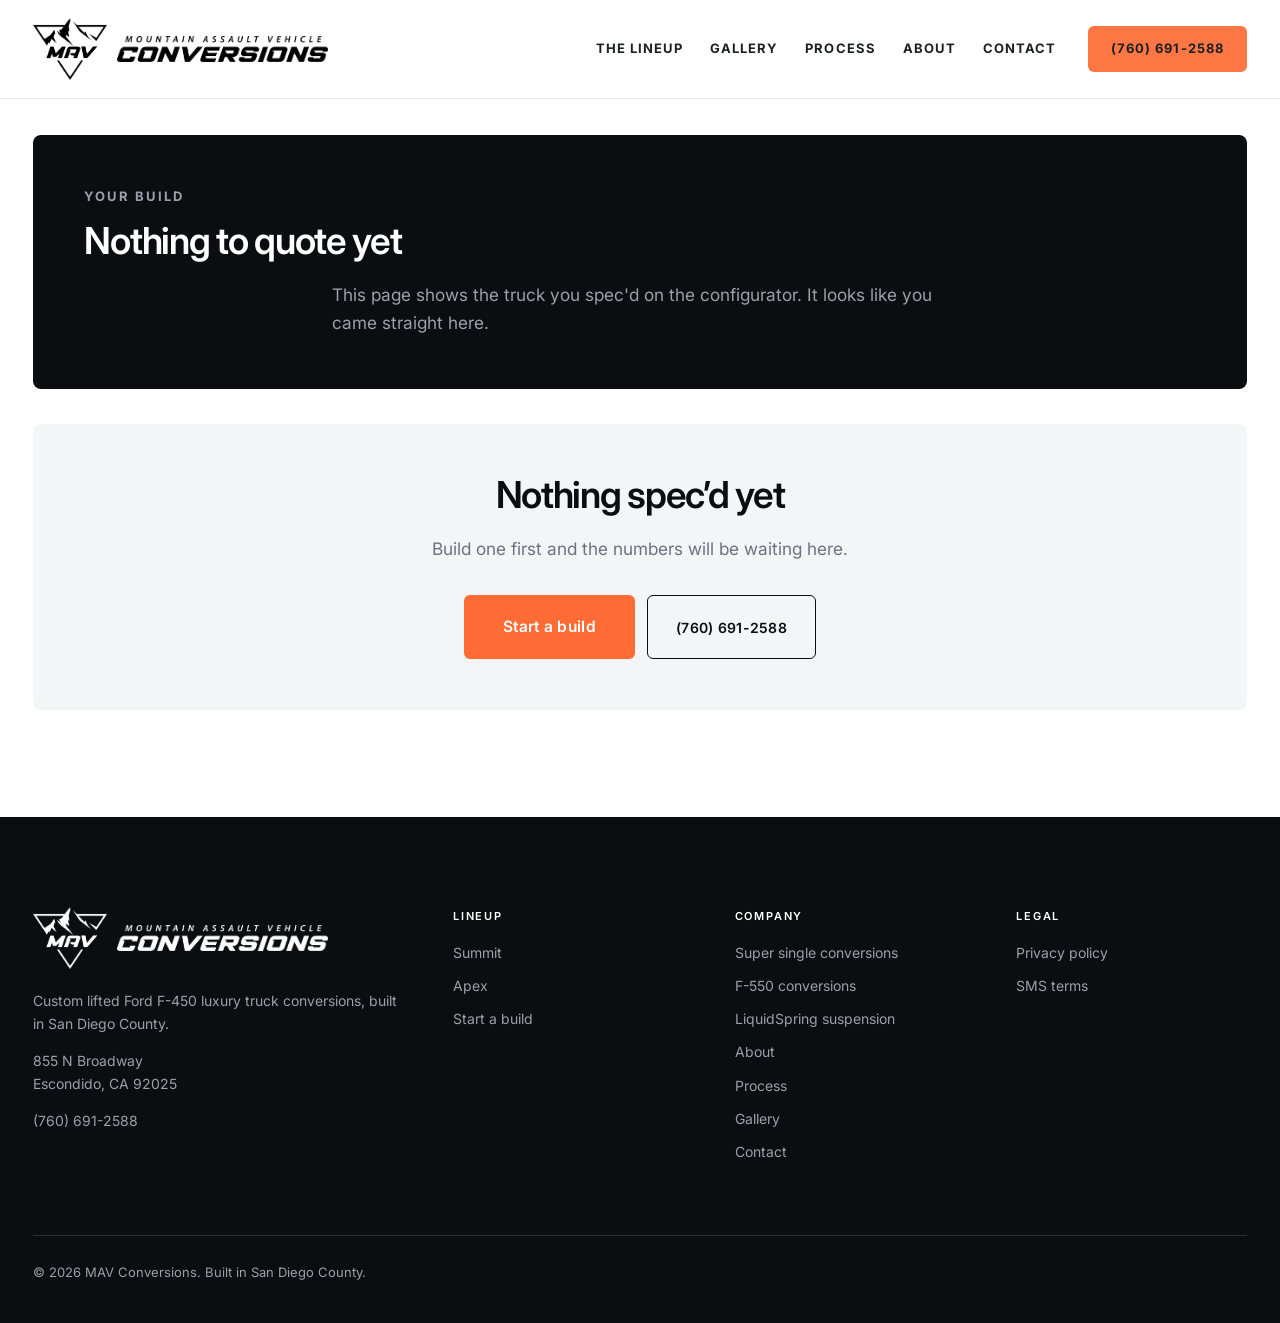
<file: reserve.html>
<!doctype html>
<html lang="en">
<head>
<meta charset="utf-8">
<meta name="viewport" content="width=device-width, initial-scale=1">
<!-- Tab icon: orange mark on a black tile. It reads at 16px where a hairline
     mark on clear ground does not, and it looks the same whatever colour the
     tab strip is. PNGs are the fallback for browsers without SVG favicons. -->
<link rel="icon" type="image/svg+xml" href="media/favicon.svg">
<link rel="icon" type="image/png" sizes="32x32" href="media/favicon-32.png">
<link rel="icon" type="image/png" sizes="48x48" href="media/favicon-48.png">
<title>Your Build — MAV Conversions</title>
<meta name="description" content="Review what your MAV build costs and request a written quote.">

<!-- STEP 2 OF THE CONFIGURATOR.
     Shows the build spec'd on build.html and turns it into a CRM lead.

     The numbers here are carried from the configurator rather than figured
     again: that page read them from the catalog, and a second calculation
     on a second page is a second thing to go wrong. The spec TEXT is
     carried for the same reason -- it is what the customer was shown, and
     it goes to the rep verbatim.

     Landing here with an empty sessionStorage is normal (a bookmark, a
     refresh after the tab was restored), so it is handled as a door back
     to the configurator rather than an error. -->

<link rel="preconnect" href="https://fonts.googleapis.com">
<link rel="preconnect" href="https://fonts.gstatic.com" crossorigin>
<link href="https://fonts.googleapis.com/css2?family=Inter:wght@400;500;600;700&display=swap" rel="stylesheet">
<meta name="robots" content="noindex">
<link rel="stylesheet" href="styles.css?v=22">
</head>
<body class="no-hero">

<nav class="nav solid" id="nav">
  <div class="nav-inner">
    <a class="nav-logo" href="index.html" aria-label="MAV Conversions home">
      <img class="nav-badge" src="media/badge-white.png" alt="">
      <img class="nav-wordmark" src="media/wordmark-white.png" alt="MAV Conversions">
    </a>
    <div class="nav-links" id="navLinks">
      <a href="index.html#lineup">The Lineup</a>
      <a href="gallery.html">Gallery</a>
      <a href="index.html#process">Process</a>
      <a href="index.html#about">About</a>
      <a href="index.html#contact">Contact</a>
      <a href="tel:+17606912588" class="btn btn-primary">(760) 691-2588</a>
    </div>
    <button class="nav-toggle" id="navToggle" aria-label="Menu" aria-expanded="false">
      <svg width="24" height="24" viewBox="0 0 24 24" fill="none" stroke="currentColor" stroke-width="1.8">
        <path d="M3 6h18M3 12h18M3 18h18"/>
      </svg>
    </button>
  </div>
</nav>

<main>

  <section class="band band-first">
    <div class="shell">
      <div class="panel panel-dark">
        <p class="eyebrow on-dark">Your build</p>
        <h1 class="panel-title panel-title-sm" id="rvTitle">Let&rsquo;s get it quoted</h1>
        <p class="panel-sub" id="rvLede">
          Here is what you spec&rsquo;d. Leave us a way to reach you and we&rsquo;ll put it in writing
          &mdash; a real quote, with tax and license figured for your county, usually the same week.
        </p>

        <div class="cfg-bill" id="rvBill"></div>

        <!-- Same form as the contact panel on the home page, and the same
             consent line: unticked by default, and the form submits either
             way. Consent is a choice, not the price of asking for a quote. -->
        <form class="lead-form" id="rvForm" novalidate>
          <div class="lead-row">
            <label>Name
              <input type="text" name="name" autocomplete="name" required>
            </label>
            <label>Phone
              <input type="tel" name="phone" autocomplete="tel" inputmode="tel">
            </label>
          </div>
          <div class="lead-row">
            <label>Email
              <input type="email" name="email" autocomplete="email">
            </label>
            <label>ZIP
              <input type="text" name="zip" autocomplete="postal-code" inputmode="numeric" maxlength="10">
            </label>
          </div>
          <label>When are you looking to order?
            <select name="timeline">
              <option value="">No particular hurry</option>
              <option>As soon as possible</option>
              <option>Within 3 months</option>
              <option>Within 6 months</option>
              <option>Just researching</option>
            </select>
          </label>
          <label>Anything we should know? <span class="cfg-opt-label">Optional</span>
            <textarea name="notes" rows="3" placeholder="What you tow, where you take it, anything you want on the truck that wasn&rsquo;t on the list."></textarea>
          </label>
          <div class="lead-trap" aria-hidden="true">
            <label>Company<input type="text" name="company" tabindex="-1" autocomplete="off"></label>
          </div>
          <label class="lead-consent">
            <input type="checkbox" name="smsConsent" value="yes">
            <span>I agree to receive text messages from MAV Conversions about my build.
              Consent is not a condition of any purchase or service &mdash; if you prefer not to
              receive texts, leave this unchecked and we will contact you another way. Message
              frequency varies. Message and data rates may apply. Reply STOP to opt out, HELP for
              help. <a href="privacy-policy.html">Privacy Policy</a> &middot;
              <a href="sms-terms.html">SMS Terms</a>.</span>
          </label>
          <div class="actions actions-center">
            <button type="submit" class="btn btn-primary btn-lg" id="rvSend">Send me the quote</button>
            <a href="build.html" class="btn btn-ghost">Change the build</a>
          </div>
          <p class="lead-status" id="rvStatus" role="status" aria-live="polite"></p>
        </form>
      </div>
    </div>
  </section>

  <!-- Arriving here with nothing spec'd is a dead end, so it becomes a door
       back to the configurator rather than an empty page. -->
  <section class="band band-last" id="rvEmpty" hidden>
    <div class="shell">
      <div class="panel panel-center">
        <h2 class="panel-title panel-title-sm">Nothing spec&rsquo;d yet</h2>
        <p class="panel-sub">Build one first and the numbers will be waiting here.</p>
        <div class="actions actions-center">
          <a href="build.html" class="btn btn-primary btn-lg">Start a build</a>
          <a href="tel:+17606912588" class="btn btn-outline">(760) 691-2588</a>
        </div>
      </div>
    </div>
  </section>

</main>

<footer class="footer">
  <div class="shell">
    <div class="footer-grid">
      <div>
        <div class="footer-logo">
          <img class="footer-badge" src="media/badge-white.png" alt="">
          <img class="footer-wordmark" src="media/wordmark-white.png" alt="MAV Conversions">
        </div>
        <p>Custom lifted Ford F-450 luxury truck conversions, built in San Diego County.</p>
        <p style="margin-top:14px">855 N Broadway<br>Escondido, CA 92025</p>
        <p style="margin-top:14px"><a href="tel:+17606912588">(760) 691-2588</a></p>
      </div>
      <div>
        <h4>Lineup</h4>
        <ul>
          <li><a href="index.html#lineup">Summit</a></li>
          <li><a href="index.html#lineup">Apex</a></li>
          <li><a href="build.html">Start a build</a></li>
        </ul>
      </div>
      <div>
        <h4>Company</h4>
        <ul>
        <li><a href="super-single-conversions.html">Super single conversions</a></li>
        <li><a href="f550-conversions.html">F-550 conversions</a></li>
        <li><a href="liquidspring-suspension.html">LiquidSpring suspension</a></li>
          <li><a href="index.html#about">About</a></li>
          <li><a href="index.html#process">Process</a></li>
          <li><a href="gallery.html">Gallery</a></li>
          <li><a href="index.html#contact">Contact</a></li>
        </ul>
      </div>
      <div>
        <h4>Legal</h4>
        <ul>
          <li><a href="privacy-policy.html">Privacy policy</a></li>
          <li><a href="sms-terms.html">SMS terms</a></li>
        </ul>
      </div>
    </div>
    <div class="footer-base">
      <span>&copy; 2026 MAV Conversions. Built in San Diego County.</span>
    </div>
  </div>
</footer>

<script>
  document.documentElement.classList.add("js");
  var toggle = document.getElementById("navToggle");
  var links = document.getElementById("navLinks");
  toggle.addEventListener("click", function () {
    var open = links.classList.toggle("open");
    toggle.setAttribute("aria-expanded", String(open));
  });
  links.addEventListener("click", function (e) {
    if (e.target.tagName === "A") { links.classList.remove("open"); toggle.setAttribute("aria-expanded", "false"); }
  });

  // A nav link pointing at the page you are already on is a reload, and
  // browsers restore your scroll position across a reload -- so clicking
  // START A BUILD dropped you back where you were (often the footer) instead of at
  // the top. Scroll instead. Matching on the raw href attribute rather than
  // the resolved URL, because how the host maps these paths is its business.
  Array.prototype.forEach.call(
    document.querySelectorAll('a[href="build.html"]'), function (a) {
      a.addEventListener("click", function (e) {
        // Leave modified clicks alone so "open in a new tab" still works.
        if (e.metaKey || e.ctrlKey || e.shiftKey || e.altKey || e.button !== 0) return;
        e.preventDefault();
        // Drop any #section left in the URL, or a later refresh jumps back down.
        if (location.hash) {
          history.replaceState(null, "", location.pathname + location.search);
        }
        var jump = window.matchMedia("(prefers-reduced-motion: reduce)").matches;
        window.scrollTo({ top: 0, behavior: jump ? "auto" : "smooth" });
      });
    });

  // Scroll position: a fresh click lands at the top, Back and Forward put you
  // back where you were. The browser's own restoration cannot do the second
  // part, because the gallery builds its tiles from JSON after load -- by the
  // time that wall exists the browser has already restored into a page that
  // was still empty, and the position is lost. So restoration is turned off
  // and the position is kept by hand, per page, for this tab only. The same
  // block is on every page so the whole site behaves one way.
  var SCROLL_KEY = "mav:scroll:" + location.pathname + location.search;
  // Was this a link click or a Back? performance.navigation claims to answer
  // that, but inside the host's iframe it is not dependable -- a plain click on
  // Start a Build could come back as a history move and restore the old
  // position. So the answer is written down at the moment of the click instead,
  // and the reading below only falls back to performance when there is no note.
  var forward = false;
  try {
    forward = sessionStorage.getItem("mav:forward") === "1";
    if (forward) sessionStorage.removeItem("mav:forward");
  } catch (err) {}
  var isBack = !forward && (function () {
    var nav = window.performance && performance.getEntriesByType
      && performance.getEntriesByType("navigation")[0];
    if (nav && nav.type) return nav.type === "back_forward";
    var old = window.performance && performance.navigation;
    return !!old && old.type === 2;
  })();
  // Bubble phase on purpose, so this runs AFTER the handlers on the links
  // themselves and can see whether one of them cancelled the click. The
  // same-page links (the logo here, GALLERY on the gallery) scroll instead of
  // navigating; recording those as a move would leave a flag behind that makes
  // the next Back land at the top instead of where you were.
  document.addEventListener("click", function (e) {
    if (e.defaultPrevented) return;
    var a = e.target && e.target.closest && e.target.closest("a[href]");
    if (!a) return;
    var href = a.getAttribute("href") || "";
    // A bare #section or a tel:/mailto:/external link is not a move of ours.
    if (!href || href.charAt(0) === "#" || /^[a-z]+:/i.test(href)) return;
    if (e.metaKey || e.ctrlKey || e.shiftKey || e.altKey || e.button !== 0) return;
    try { sessionStorage.setItem("mav:forward", "1"); } catch (err) {}
  });
  if ("scrollRestoration" in history) history.scrollRestoration = "manual";

  function rememberScroll() {
    try { sessionStorage.setItem(SCROLL_KEY, String(window.scrollY)); } catch (err) {}
  }
  // pagehide covers both leaving the page and it going into the back/forward
  // cache; visibilitychange catches a tab closed without either firing.
  window.addEventListener("pagehide", rememberScroll);
  document.addEventListener("visibilitychange", function () {
    if (document.hidden) rememberScroll();
  });

  // Exposed because the gallery has to call it again once its tiles exist:
  // before that the page has no height to scroll into.
  // If you start scrolling while the page is still loading, you win -- the
  // load handler below must not yank you back. Listening for input rather than
  // the scroll event, because our own scrollTo fires that too.
  var userMoved = false;
  ["wheel", "touchstart", "keydown"].forEach(function (ev) {
    window.addEventListener(ev, function () { userMoved = true; }, { passive: true });
  });

  window.restoreScroll = function () {
    if (location.hash || userMoved) return;   // a #section link, or you, asked
    if (!isBack) { window.scrollTo(0, 0); return; }
    var y = 0;
    try { y = parseInt(sessionStorage.getItem(SCROLL_KEY), 10) || 0; } catch (err) {}
    window.scrollTo(0, y);
  };
  window.restoreScroll();
  window.addEventListener("load", window.restoreScroll);
  // A page served from the back/forward cache never re-runs the script above.
  window.addEventListener("pageshow", function (e) {
    if (e.persisted) { isBack = true; window.restoreScroll(); }
  });

  // =========================================================================
  // THE RESERVE PAGE
  //
  // Reads the build out of sessionStorage, shows what it costs, and sends it
  // to the CRM as a lead with the spec attached.
  //
  // The spec text was composed on the configurator rather than here, and is
  // carried across whole: that page is the only one that knows what the
  // customer was actually shown, and rebuilding the wording from a bag of ids
  // is how the quote and the page come to describe different trucks.
  // =========================================================================
  (function () {
    var form = document.getElementById("rvForm");
    if (!form) return;
    var elBill = document.getElementById("rvBill");
    var elEmpty = document.getElementById("rvEmpty");
    var elStatus = document.getElementById("rvStatus");
    var elSend = document.getElementById("rvSend");
    var ENDPOINT = "https://mav-crm-production.up.railway.app/api/configurator/lead";

    var build = null;
    try {
      build = JSON.parse(sessionStorage.getItem("mav_cfg") || "null");
    } catch (err) {}

    // No build, no page. Sending a lead with no spec would put an empty
    // enquiry in front of a rep with nothing to quote.
    if (!build || !build.total) {
      document.getElementById("rvTitle").textContent = "Nothing to quote yet";
      document.getElementById("rvLede").textContent =
        "This page shows the truck you spec'd on the configurator. It looks like you came straight here.";
      elBill.hidden = true;
      form.hidden = true;
      elEmpty.hidden = false;
      return;
    }

    function money(cents) {
      return "$" + Math.round(cents / 100).toLocaleString("en-US");
    }
    function esc(s) {
      return String(s).replace(/&/g, "&amp;").replace(/</g, "&lt;").replace(/>/g, "&gt;");
    }

    function row(k, v, cls) {
      return (
        '<div class="cfg-row' + (cls ? " " + cls : "") + '">' +
        '<span class="k">' + k + '</span><span class="v">' + v + "</span></div>"
      );
    }

    var html = "<h3>The truck</h3>";
    // Falls back to the combined figure for a build spec'd before the split.
    html += row(
      "2027 Ford F-450 Crew Cab " + esc(build.trim) + " &mdash; Ford MSRP",
      money(build.trimMsrp != null ? build.trimMsrp : build.vehicleAllIn)
    );
    html += row(
      esc(build.color),
      build.colorUpcharge ? "+" + money(build.colorUpcharge) : "no cost",
      "cfg-sub-row"
    );
    html += "<h3>The build</h3>";
    html += row(esc(build.tier) + " conversion", money(build.buildAllIn));
    for (var i = 0; i < (build.addOns || []).length; i++) {
      html += row(esc(build.addOns[i].name), "+" + money(build.addOns[i].cents), "cfg-sub-row");
    }
    html += row("Delivery &mdash; " + esc(build.delivery), build.delivery.indexOf("Pick up") === 0 ? "Included" : "Quoted");
    html +=
      '<div class="cfg-total"><span class="k">Total</span>' +
      '<span class="v">' + money(build.total) + "</span></div>";
    html +=
      '<p class="cfg-fine"><strong>Plus sales tax, title and license.</strong> Ford MSRP is ' +
      "confirmed against the factory order at the time you place it; conversion pricing is ours " +
      "and is held for your build. Shipping, if you want it, is quoted to your ZIP.</p>";
    elBill.innerHTML = html;

    // -----------------------------------------------------------------------
    form.addEventListener("submit", function (e) {
      e.preventDefault();
      var d = new FormData(form);
      var val = function (k) { return (d.get(k) || "").toString().trim(); };
      var name = val("name");
      var phone = val("phone");
      var email = val("email");

      if (!name) {
        elStatus.textContent = "Please add your name.";
        elStatus.className = "lead-status is-bad";
        return;
      }
      if (!phone && !email) {
        elStatus.textContent = "Leave a phone number or an email so we can send the quote.";
        elStatus.className = "lead-status is-bad";
        return;
      }

      elSend.disabled = true;
      elStatus.textContent = "Sending…";
      elStatus.className = "lead-status";

      fetch(ENDPOINT, {
        method: "POST",
        headers: { "Content-Type": "application/json" },
        body: JSON.stringify({
          name: name,
          phone: phone,
          email: email,
          zip: val("zip"),
          timeline: val("timeline"),
          notes: val("notes"),
          smsConsent: d.get("smsConsent") === "yes",
          company: val("company"),
          spec: build.spec
        })
      })
        .then(function (r) {
          if (!r.ok) throw new Error(r.status);
          return r.json();
        })
        .then(function (res) {
          try {
            sessionStorage.setItem("mav_ref", res.ref || "");
            sessionStorage.setItem("mav_name", name.split(/\s+/)[0]);
            sessionStorage.setItem("mav:forward", "1");
          } catch (err) {}
          window.location.href = "confirmation.html";
        })
        .catch(function () {
          elSend.disabled = false;
          elStatus.textContent =
            "That did not go through. Please call (760) 691-2588 and we will pick it up there.";
          elStatus.className = "lead-status is-bad";
        });
    });
  })();
</script>
</body>
</html>
</file>
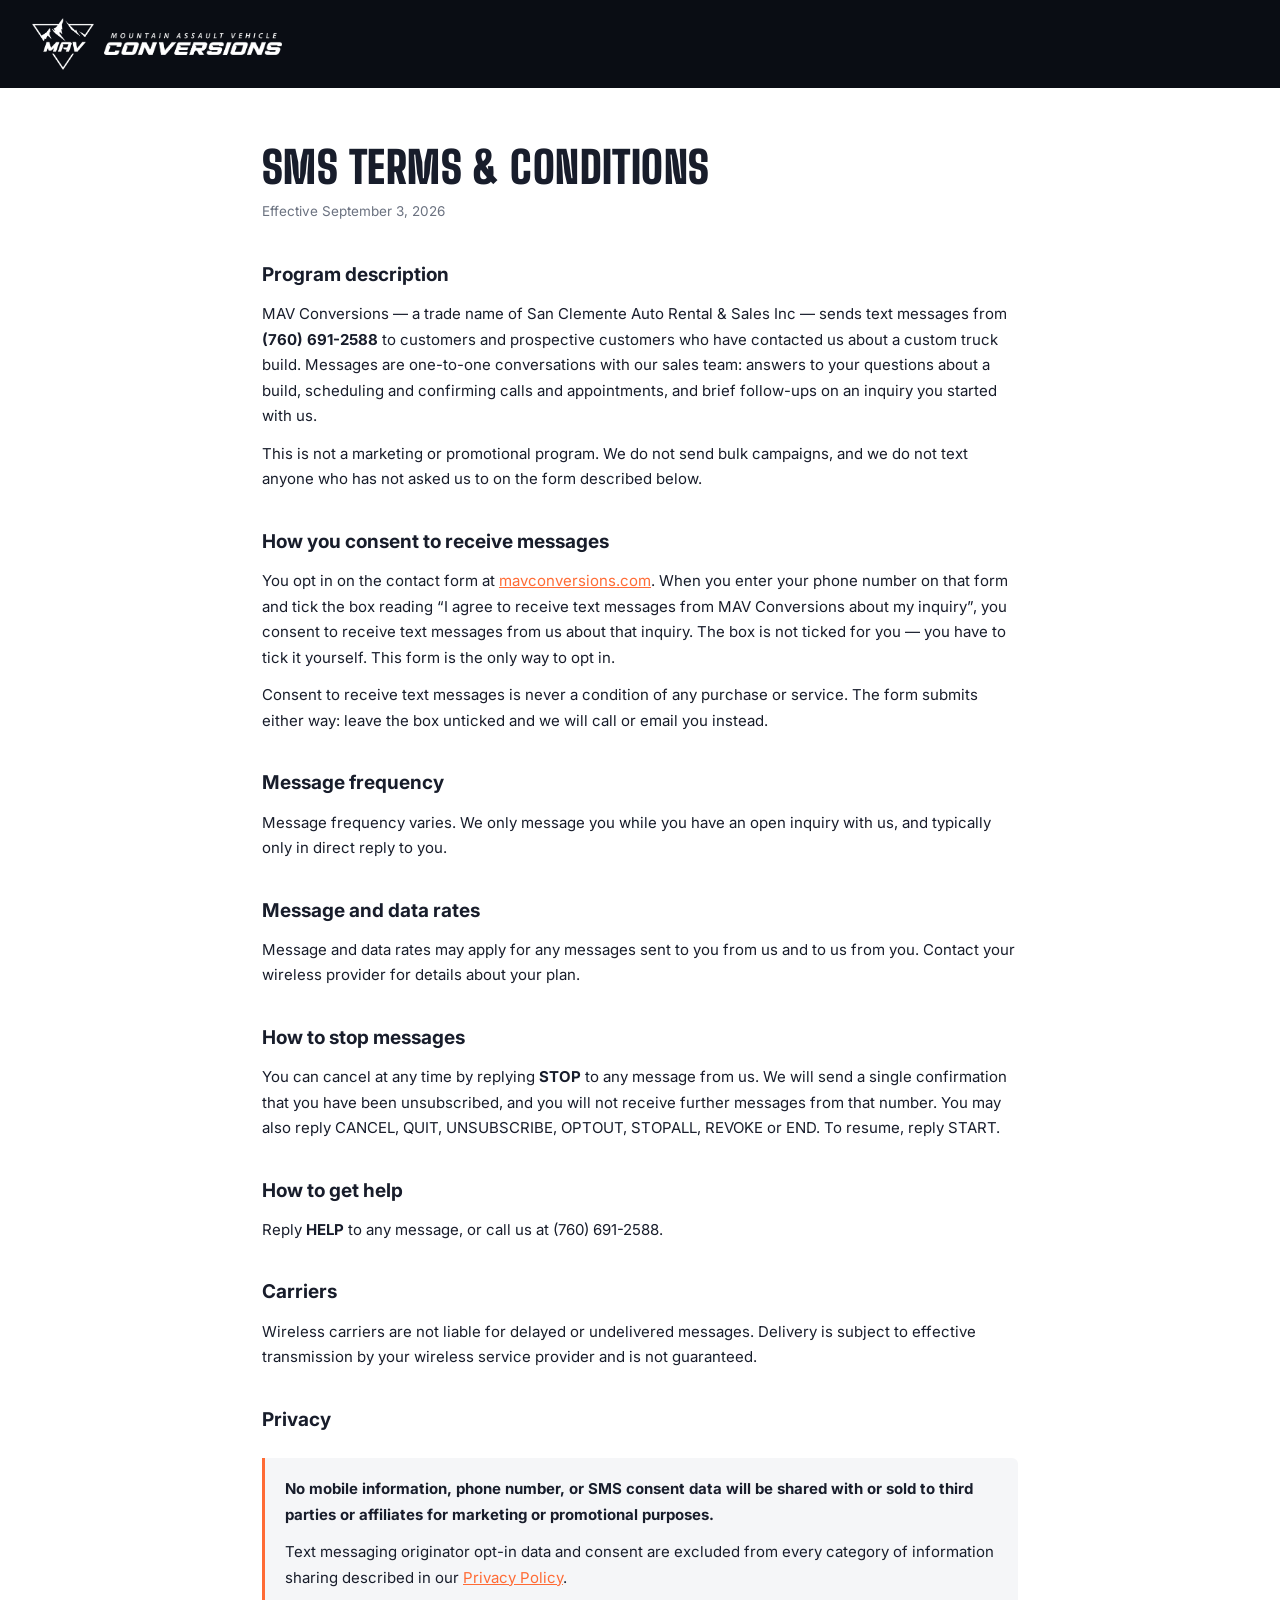
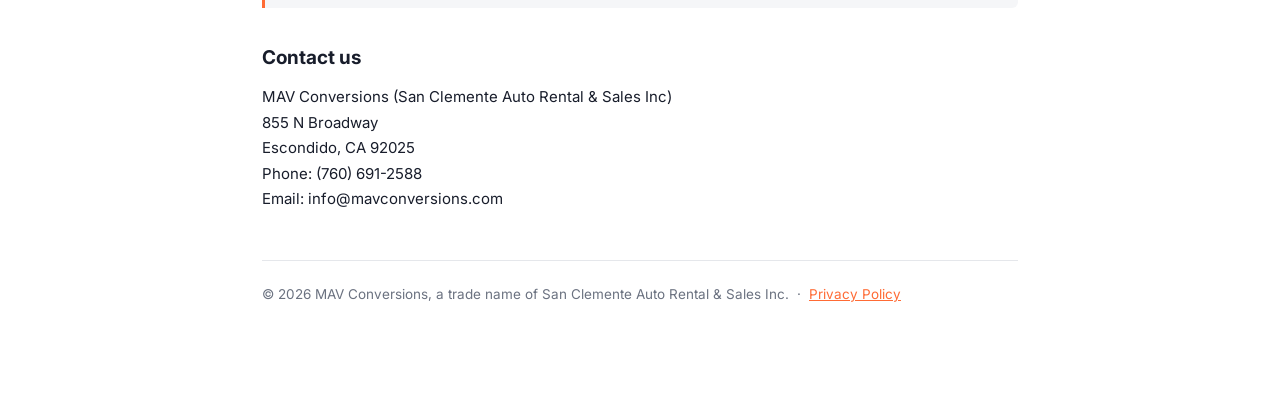
<file: sms-terms.html>
<!doctype html>
<html lang="en">
<head>
<meta charset="utf-8">
<meta name="viewport" content="width=device-width, initial-scale=1">
<!-- Tab icon: orange mark on a black tile. It reads at 16px where a hairline
     mark on clear ground does not, and it looks the same whatever colour the
     tab strip is. PNGs are the fallback for browsers without SVG favicons. -->
<link rel="icon" type="image/svg+xml" href="media/favicon.svg">
<link rel="icon" type="image/png" sizes="32x32" href="media/favicon-32.png">
<link rel="icon" type="image/png" sizes="48x48" href="media/favicon-48.png">
<title>SMS Terms &amp; Conditions — MAV Conversions</title>
<meta name="description" content="Terms and conditions for text messages from MAV Conversions, including consent, message frequency, rates, and how to opt out.">
<link rel="preconnect" href="https://fonts.googleapis.com">
<link rel="preconnect" href="https://fonts.gstatic.com" crossorigin>
<link href="https://fonts.googleapis.com/css2?family=Inter:wght@300;400;500;600;700;800&family=Big+Shoulders+Display:wght@600;700;800;900&display=swap" rel="stylesheet">
<style>
* { box-sizing: border-box; margin: 0; padding: 0; }
:root { --black:#0a0d14; --ink:#181d2b; --paper:#f5f6f8; --white:#fff; --dim:#6b7280; --line:#e5e7eb; --accent:#ff6b35; }
html,body { background:var(--white); color:var(--ink);
  font-family:'Inter',-apple-system,BlinkMacSystemFont,system-ui,sans-serif; font-size:15px; line-height:1.7; -webkit-font-smoothing:antialiased; }
.bar { background:var(--black); padding:18px 32px; }
/* The mark, not the words -- and pointing at index.html rather than "/", which
   on a file:// path resolves to the root of the drive. */
.bar-logo { display:flex; align-items:center; gap:10px; text-decoration:none; }
.bar-badge { height:52px; width:auto; display:block; }
.bar-wordmark { height:22px; width:auto; display:block; }
.wrap { max-width:820px; margin:0 auto; padding:56px 32px 96px; }
h1 { font-family:'Big Shoulders Display',sans-serif; font-weight:900; font-size:44px;
  line-height:1.05; text-transform:uppercase; letter-spacing:0.01em; margin-bottom:10px; }
.eff { color:var(--dim); font-size:13.5px; margin-bottom:36px; }
h2 { font-size:19px; font-weight:700; margin:34px 0 10px; }
p, li { margin-bottom:12px; }
ul { padding-left:22px; }
a { color:var(--accent); }
.callout { background:var(--paper); border-left:3px solid var(--accent);
  padding:18px 20px; margin:22px 0; border-radius:0 6px 6px 0; }
.callout p:last-child { margin-bottom:0; }
footer { border-top:1px solid var(--line); margin-top:48px; padding-top:22px; color:var(--dim); font-size:13.5px; }
</style>
</head>
<body>
<div class="bar">
  <a class="bar-logo" href="index.html" aria-label="MAV Conversions home">
    <img class="bar-badge" src="media/badge-white.png" alt="">
    <img class="bar-wordmark" src="media/wordmark-white.png" alt="MAV Conversions">
  </a>
</div>
<div class="wrap">
  <h1>SMS Terms &amp; Conditions</h1>
  <p class="eff">Effective September 3, 2026</p>

  <h2>Program description</h2>
  <p>MAV Conversions — a trade name of San Clemente Auto Rental &amp; Sales Inc — sends text messages from <strong>(760) 691-2588</strong> to customers and prospective customers who have contacted us about a custom truck build. Messages are one-to-one conversations with our sales team: answers to your questions about a build, scheduling and confirming calls and appointments, and brief follow-ups on an inquiry you started with us.</p>
  <p>This is not a marketing or promotional program. We do not send bulk campaigns, and we do not text anyone who has not asked us to on the form described below.</p>

  <h2>How you consent to receive messages</h2>
  <p>You opt in on the contact form at <a href="index.html#contact">mavconversions.com</a>. When you enter your phone number on that form and tick the box reading &ldquo;I agree to receive text messages from MAV Conversions about my inquiry&rdquo;, you consent to receive text messages from us about that inquiry. The box is not ticked for you &mdash; you have to tick it yourself. This form is the only way to opt in.</p>
  <p>Consent to receive text messages is never a condition of any purchase or service. The form submits either way: leave the box unticked and we will call or email you instead.</p>

  <h2>Message frequency</h2>
  <p>Message frequency varies. We only message you while you have an open inquiry with us, and typically only in direct reply to you.</p>

  <h2>Message and data rates</h2>
  <p>Message and data rates may apply for any messages sent to you from us and to us from you. Contact your wireless provider for details about your plan.</p>

  <h2>How to stop messages</h2>
  <p>You can cancel at any time by replying <strong>STOP</strong> to any message from us. We will send a single confirmation that you have been unsubscribed, and you will not receive further messages from that number. You may also reply CANCEL, QUIT, UNSUBSCRIBE, OPTOUT, STOPALL, REVOKE or END. To resume, reply START.</p>

  <h2>How to get help</h2>
  <p>Reply <strong>HELP</strong> to any message, or call us at (760) 691-2588.</p>

  <h2>Carriers</h2>
  <p>Wireless carriers are not liable for delayed or undelivered messages. Delivery is subject to effective transmission by your wireless service provider and is not guaranteed.</p>

  <h2>Privacy</h2>
  <div class="callout">
    <p><strong>No mobile information, phone number, or SMS consent data will be shared with or sold to third parties or affiliates for marketing or promotional purposes.</strong></p>
    <p>Text messaging originator opt-in data and consent are excluded from every category of information sharing described in our <a href="privacy-policy.html">Privacy Policy</a>.</p>
  </div>

  <h2>Contact us</h2>
  <p>MAV Conversions (San Clemente Auto Rental &amp; Sales Inc)<br>
     855 N Broadway<br>
     Escondido, CA 92025<br>
     Phone: (760) 691-2588<br>
     Email: info@mavconversions.com</p>

  <footer>© 2026 MAV Conversions, a trade name of San Clemente Auto Rental &amp; Sales Inc. &nbsp;·&nbsp; <a href="privacy-policy.html">Privacy Policy</a></footer>
</div>
<script>
  // Scroll position: a fresh click lands at the top, Back and Forward put you
  // back where you were. The browser's own restoration cannot do the second
  // part, because the gallery builds its tiles from JSON after load -- by the
  // time that wall exists the browser has already restored into a page that
  // was still empty, and the position is lost. So restoration is turned off
  // and the position is kept by hand, per page, for this tab only. The same
  // block is on every page so the whole site behaves one way.
  var SCROLL_KEY = "mav:scroll:" + location.pathname + location.search;
  // Was this a link click or a Back? performance.navigation claims to answer
  // that, but inside the host's iframe it is not dependable -- a plain click on
  // Start a Build could come back as a history move and restore the old
  // position. So the answer is written down at the moment of the click instead,
  // and the reading below only falls back to performance when there is no note.
  var forward = false;
  try {
    forward = sessionStorage.getItem("mav:forward") === "1";
    if (forward) sessionStorage.removeItem("mav:forward");
  } catch (err) {}
  var isBack = !forward && (function () {
    var nav = window.performance && performance.getEntriesByType
      && performance.getEntriesByType("navigation")[0];
    if (nav && nav.type) return nav.type === "back_forward";
    var old = window.performance && performance.navigation;
    return !!old && old.type === 2;
  })();
  // Bubble phase on purpose, so this runs AFTER the handlers on the links
  // themselves and can see whether one of them cancelled the click. The
  // same-page links (the logo here, GALLERY on the gallery) scroll instead of
  // navigating; recording those as a move would leave a flag behind that makes
  // the next Back land at the top instead of where you were.
  document.addEventListener("click", function (e) {
    if (e.defaultPrevented) return;
    var a = e.target && e.target.closest && e.target.closest("a[href]");
    if (!a) return;
    var href = a.getAttribute("href") || "";
    // A bare #section or a tel:/mailto:/external link is not a move of ours.
    if (!href || href.charAt(0) === "#" || /^[a-z]+:/i.test(href)) return;
    if (e.metaKey || e.ctrlKey || e.shiftKey || e.altKey || e.button !== 0) return;
    try { sessionStorage.setItem("mav:forward", "1"); } catch (err) {}
  });
  if ("scrollRestoration" in history) history.scrollRestoration = "manual";

  function rememberScroll() {
    try { sessionStorage.setItem(SCROLL_KEY, String(window.scrollY)); } catch (err) {}
  }
  // pagehide covers both leaving the page and it going into the back/forward
  // cache; visibilitychange catches a tab closed without either firing.
  window.addEventListener("pagehide", rememberScroll);
  document.addEventListener("visibilitychange", function () {
    if (document.hidden) rememberScroll();
  });

  // Exposed because the gallery has to call it again once its tiles exist:
  // before that the page has no height to scroll into.
  // If you start scrolling while the page is still loading, you win -- the
  // load handler below must not yank you back. Listening for input rather than
  // the scroll event, because our own scrollTo fires that too.
  var userMoved = false;
  ["wheel", "touchstart", "keydown"].forEach(function (ev) {
    window.addEventListener(ev, function () { userMoved = true; }, { passive: true });
  });

  window.restoreScroll = function () {
    if (location.hash || userMoved) return;   // a #section link, or you, asked
    if (!isBack) { window.scrollTo(0, 0); return; }
    var y = 0;
    try { y = parseInt(sessionStorage.getItem(SCROLL_KEY), 10) || 0; } catch (err) {}
    window.scrollTo(0, y);
  };
  window.restoreScroll();
  window.addEventListener("load", window.restoreScroll);
  // A page served from the back/forward cache never re-runs the script above.
  window.addEventListener("pageshow", function (e) {
    if (e.persisted) { isBack = true; window.restoreScroll(); }
  });
</script>
</body>
</html>
</file>
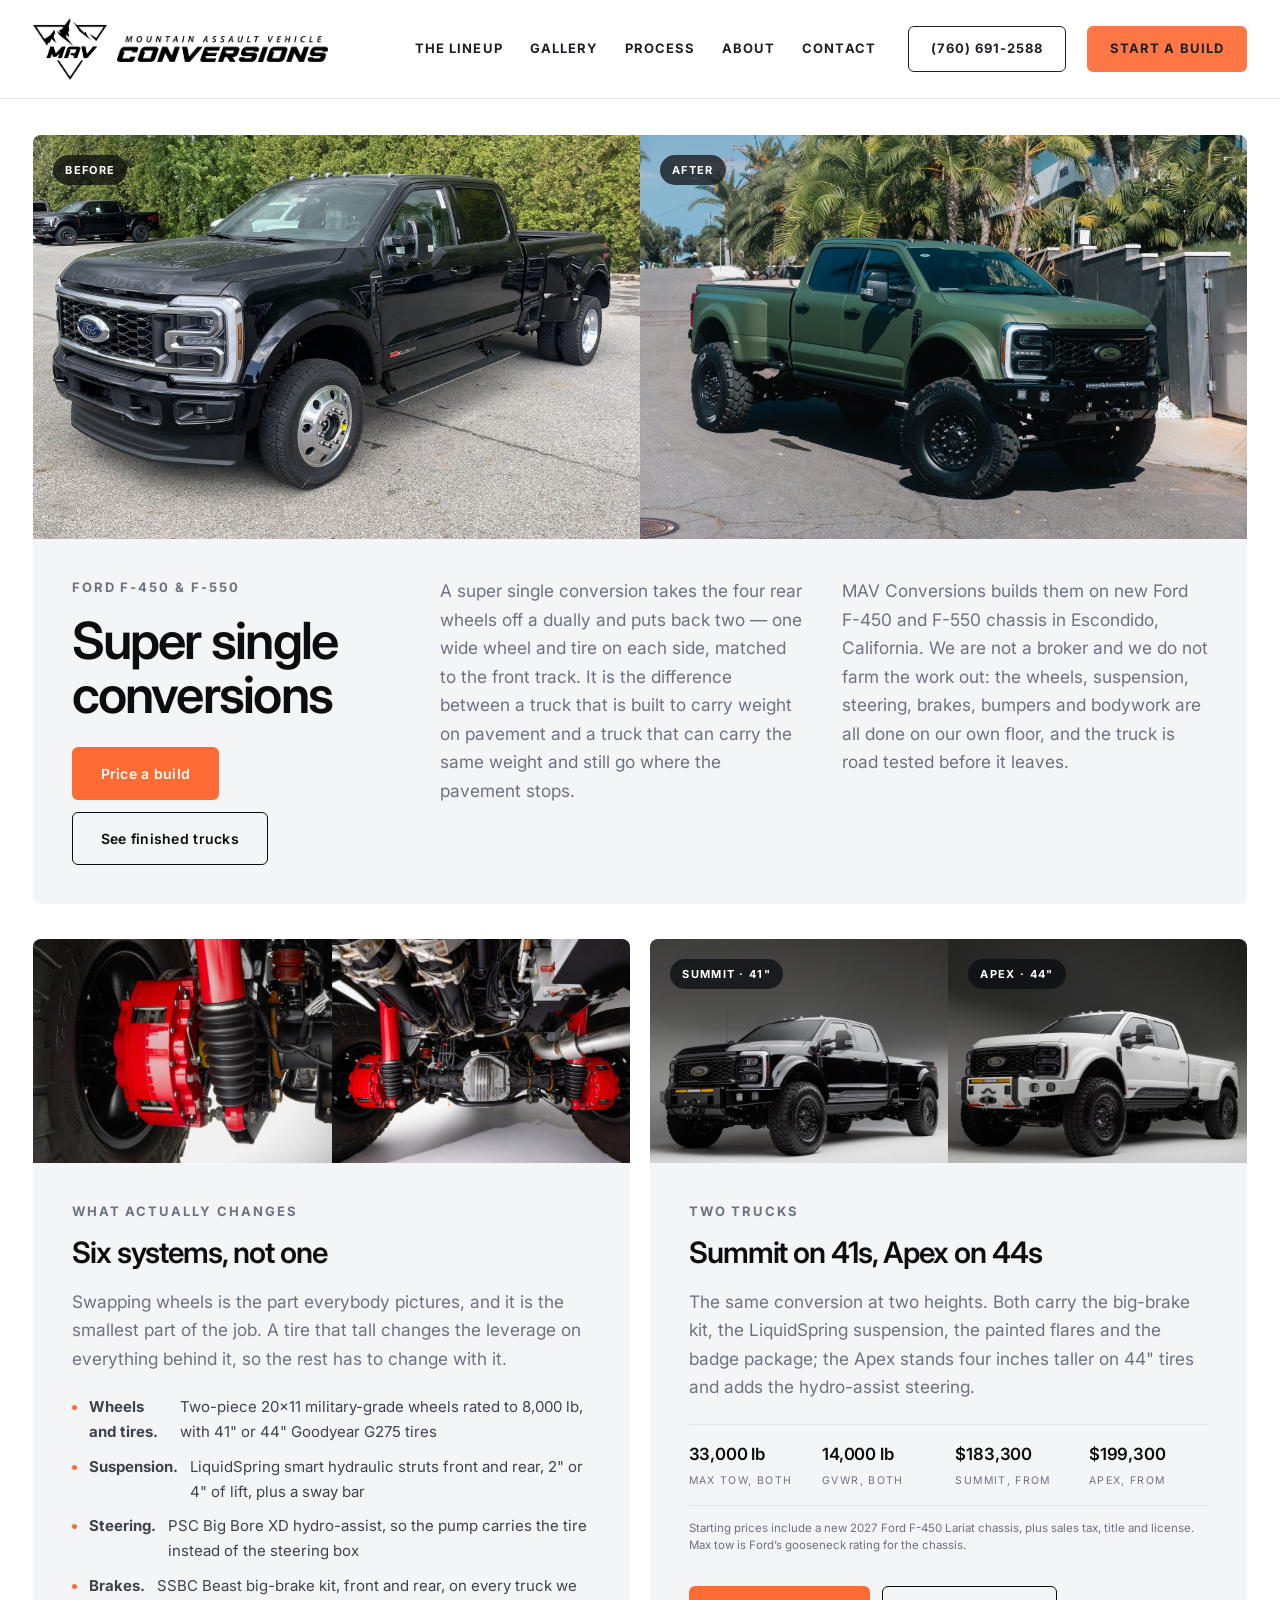
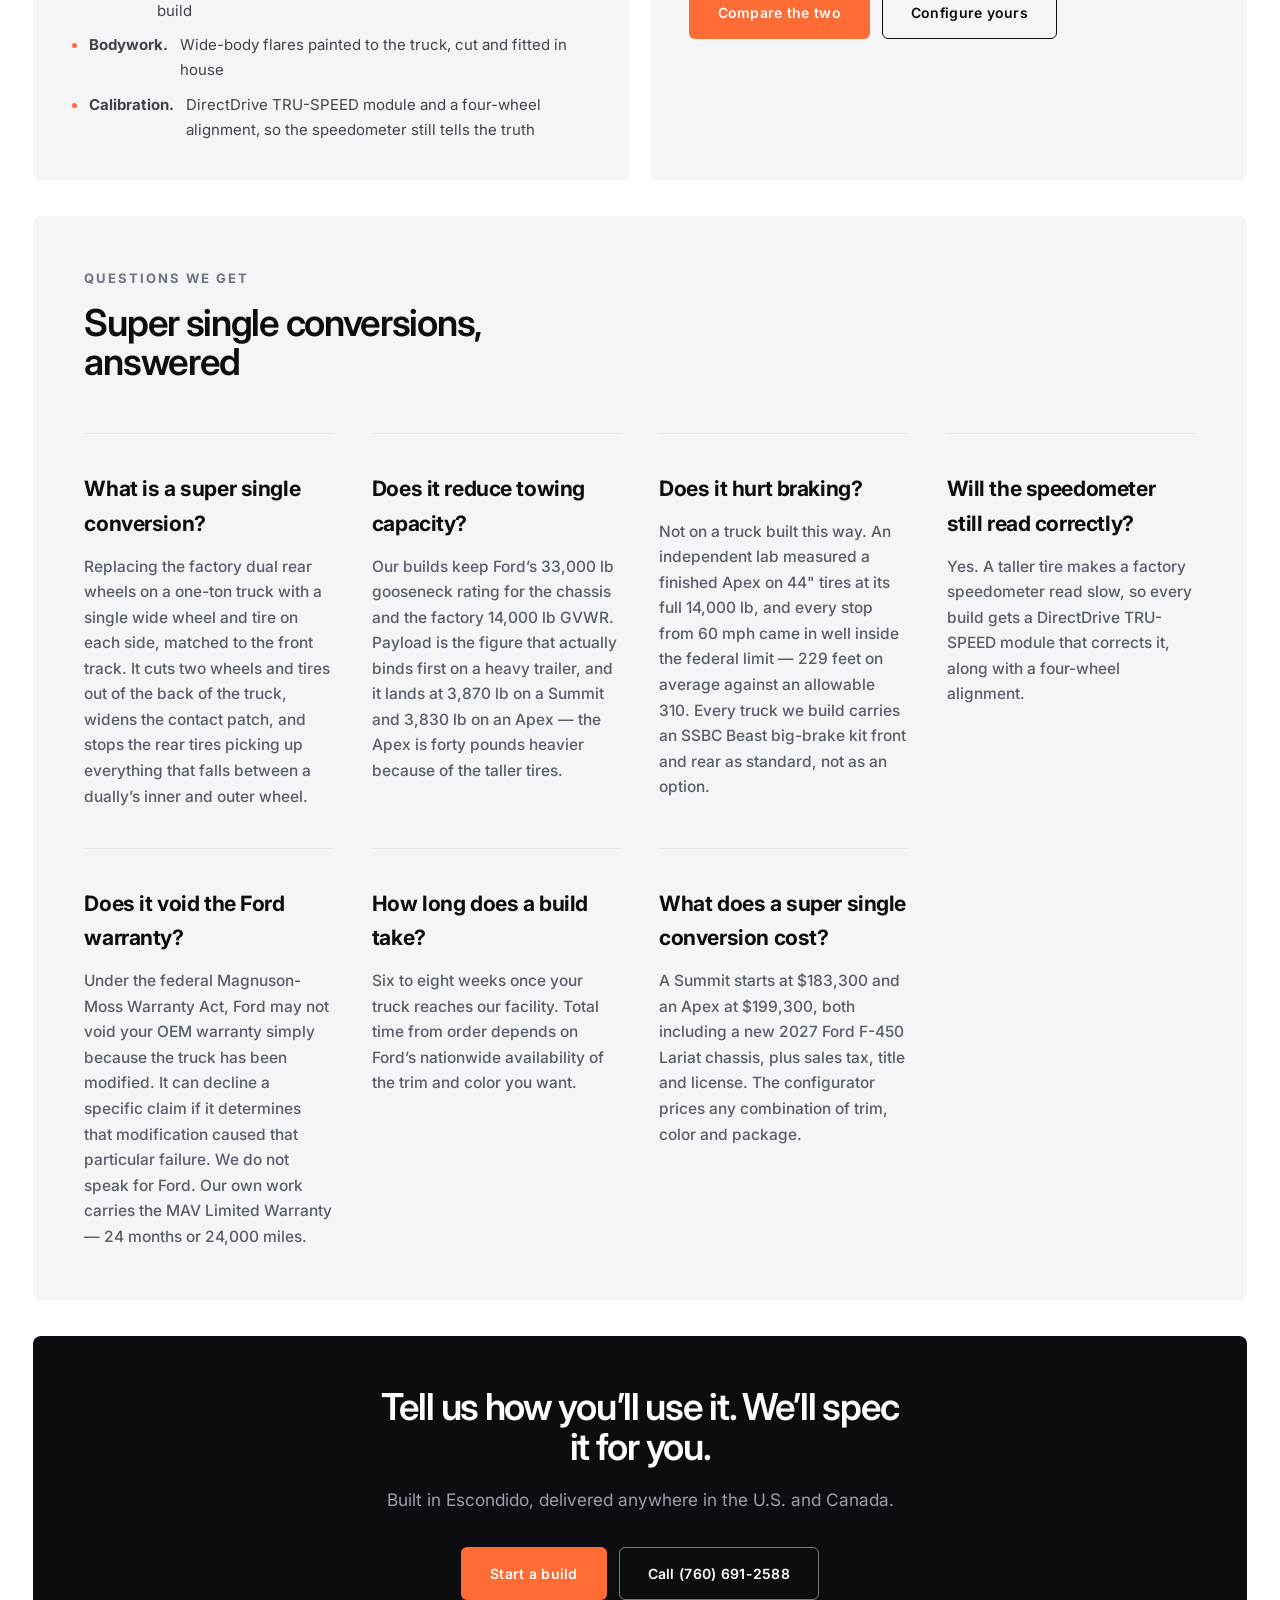
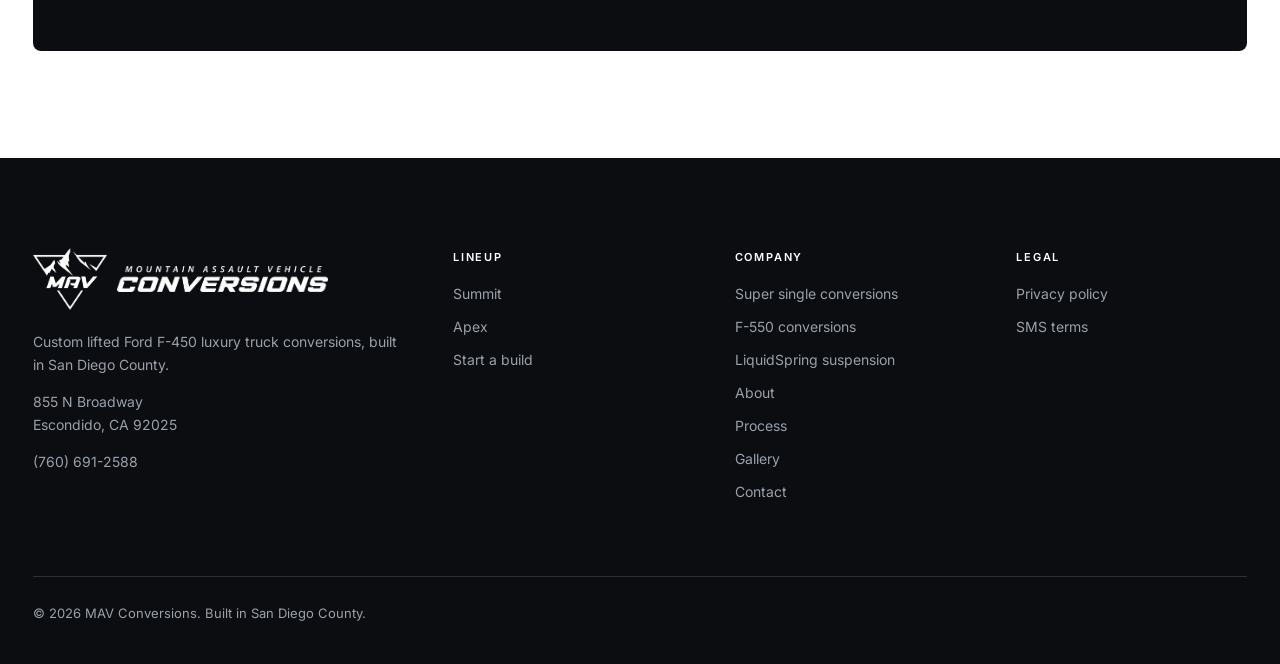
<file: super-single-conversions.html>
<!doctype html>
<html lang="en">
<head>
<meta charset="utf-8">
<meta name="viewport" content="width=device-width, initial-scale=1">
<link rel="icon" type="image/svg+xml" href="media/favicon.svg">
<link rel="icon" type="image/png" sizes="32x32" href="media/favicon-32.png">
<link rel="icon" type="image/png" sizes="48x48" href="media/favicon-48.png">
<title>Ford F-450 &amp; F-550 Super Single Conversions | MAV Conversions</title>
<link rel="canonical" href="https://mavconversions.com/super-single-conversions.html">
<meta name="description" content="What a super single conversion is, what it changes on a Ford F-450 or F-550, and what it costs. Built in Escondido, California by MAV Conversions.">

<meta property="og:type" content="article">
<meta property="og:site_name" content="MAV Conversions">
<meta property="og:title" content="Ford F-450 &amp; F-550 Super Single Conversions">
<meta property="og:description" content="What a super single conversion is, what it changes on a Ford F-450 or F-550, and what it costs. Built in Escondido, California.">
<meta property="og:url" content="https://mavconversions.com/super-single-conversions.html">
<meta property="og:image" content="https://mavconversions.com/media/apex.jpg">
<meta name="twitter:card" content="summary_large_image">

<!-- THIS PAGE EXISTS FOR ONE QUERY.
     Every result on page one for "f450 super single conversions" has a page
     dedicated to the phrase -- DBL Design has one, Truman built a subdomain
     with a page per sub-topic, and Adrenaline Offroad ranks with a blog post.
     A home page cannot compete with that, because a home page has to answer
     every question at once and a page that answers one question wins it.

     The FAQ block is the other half. Those seven questions are the ones the
     forum threads and Facebook groups on that same results page are asking,
     and FAQPage markup is what puts an answer in a rich result or an AI
     Overview rather than leaving it buried in prose.

     Every figure here comes off the catalog, the show flyer or the DRI brake
     report. Nothing on this page is written to rank that is not also true. -->

<link rel="preconnect" href="https://fonts.googleapis.com">
<link rel="preconnect" href="https://fonts.gstatic.com" crossorigin>
<link href="https://fonts.googleapis.com/css2?family=Inter:wght@400;500;600;700&display=swap" rel="stylesheet">
<link rel="stylesheet" href="styles.css?v=22">

<!-- Generated from the questions above by a script, never hand-kept in
     step: two copies of seven answers drift, and markup that says
     something the page does not is exactly what Google penalises FAQ
     markup for. Regenerate after editing any question. -->
<script type="application/ld+json">
{
  "@context": "https://schema.org",
  "@type": "FAQPage",
  "mainEntity": [
    {
      "@type": "Question",
      "name": "What is a super single conversion?",
      "acceptedAnswer": {
        "@type": "Answer",
        "text": "Replacing the factory dual rear wheels on a one-ton truck with a single wide wheel and tire on each side, matched to the front track. It cuts two wheels and tires out of the back of the truck, widens the contact patch, and stops the rear tires picking up everything that falls between a dually\u2019s inner and outer wheel."
      }
    },
    {
      "@type": "Question",
      "name": "Does it reduce towing capacity?",
      "acceptedAnswer": {
        "@type": "Answer",
        "text": "Our builds keep Ford\u2019s 33,000 lb gooseneck rating for the chassis and the factory 14,000 lb GVWR. Payload is the figure that actually binds first on a heavy trailer, and it lands at 3,870 lb on a Summit and 3,830 lb on an Apex \u2014 the Apex is forty pounds heavier because of the taller tires."
      }
    },
    {
      "@type": "Question",
      "name": "Does it hurt braking?",
      "acceptedAnswer": {
        "@type": "Answer",
        "text": "Not on a truck built this way. An independent lab measured a finished Apex on 44\" tires at its full 14,000 lb, and every stop from 60 mph came in well inside the federal limit \u2014 229 feet on average against an allowable 310. Every truck we build carries an SSBC Beast big-brake kit front and rear as standard, not as an option."
      }
    },
    {
      "@type": "Question",
      "name": "Will the speedometer still read correctly?",
      "acceptedAnswer": {
        "@type": "Answer",
        "text": "Yes. A taller tire makes a factory speedometer read slow, so every build gets a DirectDrive TRU-SPEED module that corrects it, along with a four-wheel alignment."
      }
    },
    {
      "@type": "Question",
      "name": "Does it void the Ford warranty?",
      "acceptedAnswer": {
        "@type": "Answer",
        "text": "Under the federal Magnuson-Moss Warranty Act, Ford may not void your OEM warranty simply because the truck has been modified. It can decline a specific claim if it determines that modification caused that particular failure. We do not speak for Ford. Our own work carries the MAV Limited Warranty \u2014 24 months or 24,000 miles."
      }
    },
    {
      "@type": "Question",
      "name": "How long does a build take?",
      "acceptedAnswer": {
        "@type": "Answer",
        "text": "Six to eight weeks once your truck reaches our facility. Total time from order depends on Ford\u2019s nationwide availability of the trim and color you want."
      }
    },
    {
      "@type": "Question",
      "name": "What does a super single conversion cost?",
      "acceptedAnswer": {
        "@type": "Answer",
        "text": "A Summit starts at $183,300 and an Apex at $199,300, both including a new 2027 Ford F-450 Lariat chassis, plus sales tax, title and license. The configurator prices any combination of trim, color and package."
      }
    }
  ]
}
</script>
</head>
<body class="no-hero">

<nav class="nav solid" id="nav">
  <div class="nav-inner">
    <a class="nav-logo" href="index.html" aria-label="MAV Conversions home">
      <img class="nav-badge" src="media/badge-white.png" alt="">
      <img class="nav-wordmark" src="media/wordmark-white.png" alt="MAV Conversions">
    </a>
    <div class="nav-links" id="navLinks">
      <a href="index.html#lineup">The Lineup</a>
      <a href="gallery.html">Gallery</a>
      <a href="index.html#process">Process</a>
      <a href="index.html#about">About</a>
      <a href="index.html#contact">Contact</a>
      <a href="tel:+17606912588" class="btn btn-ghost nav-call">(760) 691-2588</a>
      <a href="build.html" class="btn btn-primary">Start a Build</a>
    </div>
    <button class="nav-toggle" id="navToggle" aria-label="Menu" aria-expanded="false">
      <svg width="24" height="24" viewBox="0 0 24 24" fill="none" stroke="currentColor" stroke-width="1.8">
        <path d="M3 6h18M3 12h18M3 18h18"/>
      </svg>
    </button>
  </div>
</nav>

<section class="band band-first">
  <div class="shell">
    <div class="panel spec-panel">
      <!-- The same truck, before and after, filling the top of the box the
           way every other photo strip on the site does. -->
      <div class="spec-shots ba-shots">
        <figure>
          <img src="media/super-single-before.jpg" width="1800" height="1200"
               alt="Ford F-450 before conversion, factory dual rear wheels on stock tires">
          <figcaption>Before</figcaption>
        </figure>
        <figure>
          <img src="media/super-single-after.jpg" width="1800" height="1200"
               alt="The same Ford F-450 after a MAV super single conversion, on 41-inch Goodyears">
          <figcaption>After</figcaption>
        </figure>
      </div>
      <div class="spec-body ba-lead">
        <div class="ba-lead-grid">
          <div class="ba-lead-head">
            <p class="eyebrow">Ford F-450 &amp; F-550</p>
            <h1 class="panel-title">Super single conversions</h1>
            <div class="actions">
              <a href="build.html" class="btn btn-primary">Price a build</a>
              <a href="gallery.html" class="btn btn-outline">See finished trucks</a>
            </div>
          </div>
          <p class="panel-sub panel-sub-left">A super single conversion takes the four rear wheels off a dually and puts back two &mdash; one wide wheel and tire on each side, matched to the front track. It is the difference between a truck that is built to carry weight on pavement and a truck that can carry the same weight and still go where the pavement stops.</p>
          <p class="panel-sub panel-sub-left">MAV Conversions builds them on new Ford F-450 and F-550 chassis in Escondido, California. We are not a broker and we do not farm the work out: the wheels, suspension, steering, brakes, bumpers and bodywork are all done on our own floor, and the truck is road tested before it leaves.</p>
        </div>
      </div>
    </div>
  </div>
</section>

<section class="band">
  <div class="shell">
    <div class="pair pair-2">

      <article class="panel spec-panel">
        <div class="spec-shots">
          <img src="media/brakes-front.jpg?v=2" width="1400" height="1050" loading="lazy"
               alt="Front SSBC Beast caliper behind a 44-inch Goodyear on a MAV super single conversion">
          <img src="media/brakes-rear.jpg?v=2" width="1400" height="1050" loading="lazy"
               alt="Rear axle of a Ford F-450 super single conversion, both calipers and both LiquidSpring struts visible">
        </div>
        <div class="spec-body">
          <p class="eyebrow">What actually changes</p>
          <h2 class="panel-title panel-title-sm">Six systems, not one</h2>
          <p class="panel-sub panel-sub-left">Swapping wheels is the part everybody pictures, and it is the smallest part of the job. A tire that tall changes the leverage on everything behind it, so the rest has to change with it.</p>
          <ul class="specs">
            <li><strong>Wheels and tires.</strong> Two-piece 20&times;11 military-grade wheels rated to 8,000 lb, with 41&quot; or 44&quot; Goodyear G275 tires</li>
            <li><strong>Suspension.</strong> LiquidSpring smart hydraulic struts front and rear, 2&quot; or 4&quot; of lift, plus a sway bar</li>
            <li><strong>Steering.</strong> PSC Big Bore XD hydro-assist, so the pump carries the tire instead of the steering box</li>
            <li><strong>Brakes.</strong> SSBC Beast big-brake kit, front and rear, on every truck we build</li>
            <li><strong>Bodywork.</strong> Wide-body flares painted to the truck, cut and fitted in house</li>
            <li><strong>Calibration.</strong> DirectDrive TRU-SPEED module and a four-wheel alignment, so the speedometer still tells the truth</li>
          </ul>
        </div>
      </article>

      <article class="panel spec-panel">
        <div class="spec-shots tt-shots">
          <figure>
            <img src="media/two-trucks-summit.jpg" width="1600" height="1200" loading="lazy"
                 alt="MAV Summit on 41-inch Goodyears, black, front three-quarter studio shot">
            <figcaption>Summit &middot; 41&quot;</figcaption>
          </figure>
          <figure>
            <img src="media/two-trucks-apex.jpg" width="1600" height="1200" loading="lazy"
                 alt="MAV Apex on 44-inch Goodyears, white, front three-quarter studio shot">
            <figcaption>Apex &middot; 44&quot;</figcaption>
          </figure>
        </div>
        <div class="spec-body">
          <p class="eyebrow">Two trucks</p>
          <h2 class="panel-title panel-title-sm">Summit on 41s, Apex on 44s</h2>
          <p class="panel-sub panel-sub-left">The same conversion at two heights. Both carry the big-brake kit, the LiquidSpring suspension, the painted flares and the badge package; the Apex stands four inches taller on 44&quot; tires and adds the hydro-assist steering.</p>
          <div class="tier-figures">
            <div><strong>33,000 lb</strong><span>Max tow, both</span></div>
            <div><strong>14,000 lb</strong><span>GVWR, both</span></div>
            <div><strong>$183,300</strong><span>Summit, from</span></div>
            <div><strong>$199,300</strong><span>Apex, from</span></div>
          </div>
          <p class="tier-figures-note">Starting prices include a new 2027 Ford F-450 Lariat chassis, plus sales tax, title and license. Max tow is Ford&rsquo;s gooseneck rating for the chassis.</p>
          <div class="actions">
            <a href="index.html#lineup" class="btn btn-primary">Compare the two</a>
            <a href="build.html" class="btn btn-outline">Configure yours</a>
          </div>
        </div>
      </article>

    </div>
  </div>
</section>

<section class="band" id="faq">
  <div class="shell">
    <div class="panel">
      <p class="eyebrow">Questions we get</p>
      <h2 class="panel-title panel-title-sm">Super single conversions, answered</h2>

      <div class="steps">
        <div class="step">
          <h3>What is a super single conversion?</h3>
          <p>Replacing the factory dual rear wheels on a one-ton truck with a single wide wheel and tire on each side, matched to the front track. It cuts two wheels and tires out of the back of the truck, widens the contact patch, and stops the rear tires picking up everything that falls between a dually&rsquo;s inner and outer wheel.</p>
        </div>
        <div class="step">
          <h3>Does it reduce towing capacity?</h3>
          <p>Our builds keep Ford&rsquo;s 33,000 lb gooseneck rating for the chassis and the factory 14,000 lb GVWR. Payload is the figure that actually binds first on a heavy trailer, and it lands at 3,870 lb on a Summit and 3,830 lb on an Apex &mdash; the Apex is forty pounds heavier because of the taller tires.</p>
        </div>
        <div class="step">
          <h3>Does it hurt braking?</h3>
          <p>Not on a truck built this way. An independent lab measured a finished Apex on 44&quot; tires at its full 14,000 lb, and every stop from 60 mph came in well inside the federal limit &mdash; 229 feet on average against an allowable 310. Every truck we build carries an SSBC Beast big-brake kit front and rear as standard, not as an option.</p>
        </div>
        <div class="step">
          <h3>Will the speedometer still read correctly?</h3>
          <p>Yes. A taller tire makes a factory speedometer read slow, so every build gets a DirectDrive TRU-SPEED module that corrects it, along with a four-wheel alignment.</p>
        </div>
        <div class="step">
          <h3>Does it void the Ford warranty?</h3>
          <p>Under the federal Magnuson-Moss Warranty Act, Ford may not void your OEM warranty simply because the truck has been modified. It can decline a specific claim if it determines that modification caused that particular failure. We do not speak for Ford. Our own work carries the MAV Limited Warranty &mdash; 24 months or 24,000 miles.</p>
        </div>
        <div class="step">
          <h3>How long does a build take?</h3>
          <p>Six to eight weeks once your truck reaches our facility. Total time from order depends on Ford&rsquo;s nationwide availability of the trim and color you want.</p>
        </div>
        <div class="step">
          <h3>What does a super single conversion cost?</h3>
          <p>A Summit starts at $183,300 and an Apex at $199,300, both including a new 2027 Ford F-450 Lariat chassis, plus sales tax, title and license. The configurator prices any combination of trim, color and package.</p>
        </div>
      </div>
    </div>
  </div>
</section>

<section class="band band-last">
  <div class="shell">
    <div class="panel panel-dark panel-center">
      <h2 class="panel-title panel-title-sm">Tell us how you&rsquo;ll use it. We&rsquo;ll spec it for you.</h2>
      <p class="panel-sub">Built in Escondido, delivered anywhere in the U.S. and Canada.</p>
      <div class="actions actions-center">
        <a href="build.html" class="btn btn-primary">Start a build</a>
        <a href="tel:+17606912588" class="btn btn-ghost">Call (760) 691-2588</a>
      </div>
    </div>
  </div>
</section>

<footer class="footer">
  <div class="shell">
    <div class="footer-grid">
      <div>
        <div class="footer-logo">
          <img class="footer-badge" src="media/badge-white.png" alt="">
          <img class="footer-wordmark" src="media/wordmark-white.png" alt="MAV Conversions">
        </div>
        <p>Custom lifted Ford F-450 luxury truck conversions, built in San Diego County.</p>
        <p style="margin-top:14px">855 N Broadway<br>Escondido, CA 92025</p>
        <p style="margin-top:14px"><a href="tel:+17606912588">(760) 691-2588</a></p>
      </div>
      <div>
        <h4>Lineup</h4>
        <ul>
          <li><a href="index.html#lineup">Summit</a></li>
          <li><a href="index.html#lineup">Apex</a></li>
          <li><a href="build.html">Start a build</a></li>
        </ul>
      </div>
      <div>
        <h4>Company</h4>
        <ul>
          <li><a href="super-single-conversions.html">Super single conversions</a></li>
        <li><a href="f550-conversions.html">F-550 conversions</a></li>
        <li><a href="liquidspring-suspension.html">LiquidSpring suspension</a></li>
          <li><a href="index.html#about">About</a></li>
          <li><a href="index.html#process">Process</a></li>
          <li><a href="gallery.html">Gallery</a></li>
          <li><a href="index.html#contact">Contact</a></li>
        </ul>
      </div>
      <div>
        <h4>Legal</h4>
        <ul>
          <li><a href="privacy-policy.html">Privacy policy</a></li>
          <li><a href="sms-terms.html">SMS terms</a></li>
        </ul>
      </div>
    </div>
    <div class="footer-base">
      <span>&copy; 2026 MAV Conversions. Built in San Diego County.</span>
    </div>
  </div>
</footer>

<script>
  document.documentElement.classList.add("js");
  var toggle = document.getElementById("navToggle");
  var links = document.getElementById("navLinks");
  toggle.addEventListener("click", function () {
    var open = links.classList.toggle("open");
    toggle.setAttribute("aria-expanded", String(open));
  });
  links.addEventListener("click", function (e) {
    if (e.target.tagName === "A") { links.classList.remove("open"); toggle.setAttribute("aria-expanded", "false"); }
  });
</script>
</body>
</html>
</file>
<file: styles.css>
/* MAV Conversions — v2.
   Premium restraint: the truck is the loudest thing on the page. Type stays
   quiet, space is generous, and orange appears rarely enough to still mean
   something when it does. */

*, *::before, *::after { box-sizing: border-box; }
* { margin: 0; padding: 0; }

:root {
  --ink:      #0b0d10;   /* near-black, not pure: pure black flattens photography */
  --ink-2:    #15181d;
  --paper:    #ffffff;
  --paper-2:  #f4f5f7;
  --muted:    #6b7280;
  --muted-d:  #9aa1ab;   /* muted, on dark */
  --line:     #e3e6ea;
  --line-d:   rgba(255,255,255,0.14);
  --accent:   #ff6b35;

  --radius: 8px;
  /* Spacing scales with the viewport so it stays proportionate rather than
     looking cramped on a large monitor and cavernous on a phone. Both are
     calibrated to land on the values approved at 1440px -- 40px and 23px --
     and both are bounded: below the floor the page starts to feel airless, and
     above the ceiling the gaps grow faster than the content does.
       --gap      vertical rhythm, and the row gap when boxes stack
       --gap-col  between two boxes standing side by side, deliberately
                  tighter so a pair reads as a pair */
  --gap: clamp(20px, 2.78vw, 56px);
  --gap-col: clamp(14px, 1.6vw, 32px);
  /* Height of the fixed bar: 18px padding either side of a 62px badge. Pages
     without a hero clear it by this plus a normal gap, so the first panel sits
     the same distance below the bar as every panel does below the one above. */
  --nav-h: 99px;

  --shell: 1240px;
  --gut: clamp(16px, 2.6vw, 40px);

  --sans: "Inter", -apple-system, BlinkMacSystemFont, "Segoe UI", Roboto, sans-serif;
}

html {
  scroll-behavior: smooth;
  -webkit-text-size-adjust: 100%;
  /* Anchor links stop this far down instead of at the very top, so a jump to
     Lineup or Process leaves the top of that box just below the fixed bar
     rather than tucked behind it. The half-gap is the band's own padding, which
     is already above the panel. */
  scroll-padding-top: calc(var(--nav-h) + var(--gap) / 2);
}
body {
  background: var(--paper);
  color: var(--ink);
  font-family: var(--sans);
  font-size: 17px;
  line-height: 1.65;
  -webkit-font-smoothing: antialiased;
  overflow-x: hidden;
}
img, video { display: block; max-width: 100%; }
a { color: inherit; text-decoration: none; }

.shell { max-width: var(--shell); margin: 0 auto; padding-inline: var(--gut); }
/* Content runs to the gutter rather than stopping at a fixed column, so a wide
   monitor gains panel instead of empty page. The nav and footer follow the same
   gutter, or the logo would sit visibly inboard of the panel edge below it. */
.band .shell, .footer .shell { max-width: none; }

/* ---------- Type ---------- */
/* Display sizes are fluid so the hero never wraps awkwardly between a phone and
   a wide desktop. Tight tracking at large sizes is most of what reads as
   considered rather than shouty. */
.display {
  font-size: clamp(2.6rem, 7vw, 5.6rem);
  line-height: 1.02;
  letter-spacing: -0.035em;
  font-weight: 600;
}
.eyebrow {
  font-size: 13px;
  letter-spacing: 0.15em;
  text-transform: uppercase;
  font-weight: 700;
  color: var(--muted);
}
.eyebrow.on-dark { color: var(--muted-d); }

/* ---------- Buttons ---------- */
.btn {
  display: inline-flex; align-items: center; gap: 10px;
  padding: 14px 28px; border-radius: 6px;
  font-size: 14px; font-weight: 600; letter-spacing: 0.02em;
  border: 1px solid transparent; cursor: pointer;
  transition: background .2s ease, color .2s ease, border-color .2s ease, transform .2s ease;
}
.btn:active { transform: translateY(1px); }
.btn-primary { background: var(--accent); color: #fff; }
.btn-primary:hover { background: #e85a25; }
.btn-ghost { border-color: rgba(255,255,255,0.45); color: #fff; }
.btn-ghost:hover { background: #fff; color: var(--ink); border-color: #fff; }
.btn-dark { background: var(--ink); color: #fff; }
.btn-dark:hover { background: var(--ink-2); }
.btn-outline { border-color: var(--ink); color: var(--ink); }
.btn-outline:hover { background: var(--ink); color: #fff; }
/* White on a gray panel, the way Tesla pairs a filled button with a plain one. */
.btn-light { background: #fff; color: var(--ink); border-color: #fff; }
.btn-light:hover { background: #eceef1; border-color: #eceef1; }

/* Focus ring, designed rather than left to the browser. Chrome draws a hard
   black-and-white rectangle around whatever was last clicked, which is what put
   a box around the logo. Keeping a visible ring matters for anyone navigating by
   keyboard, so this replaces it rather than removing it -- and it only shows for
   keyboard focus, not after a mouse click. */
:focus { outline: none; }
:focus-visible {
  outline: 2px solid var(--accent);
  outline-offset: 3px;
  border-radius: 3px;
}

/* ---------- Nav ---------- */
.nav {
  position: fixed; inset: 0 0 auto 0; z-index: 100;
  transition: background .3s ease, border-color .3s ease, backdrop-filter .3s ease;
  border-bottom: 1px solid transparent;
}
.nav-inner {
  max-width: none; margin: 0 auto; padding: 18px var(--gut);
  display: flex; align-items: center; justify-content: space-between; gap: 32px;
}
.nav-logo { display: flex; align-items: center; gap: 10px; }
.nav-badge { height: 62px; width: auto; transition: filter .3s ease; }
.nav-wordmark { height: 26px; width: auto; transition: filter .3s ease; }
/* The gap is small because each link now carries its own padding for the hover
   pill; text-to-text still measures ~30px. The buttons keep the wider break. */
.nav-links { display: flex; align-items: center; gap: 5px; }
.nav-links .btn { margin-left: 16px; }
.nav-links a {
  font-size: 13px; font-weight: 700; letter-spacing: 0.08em; text-transform: uppercase;
  white-space: nowrap;
  color: #fff; opacity: .92; transition: opacity .2s ease, color .3s ease;
  text-shadow: 0 1px 8px rgba(0,0,0,0.4);
}
/* Hover on the section links: a soft rounded block behind the word, the way
   Tesla's bar behaves. It reads as a target you can hit rather than a color
   change you have to notice. Buttons are excluded -- they already have hover
   states of their own, and a pill behind a button would double up. */
.nav-links a:not(.btn) {
  padding: 9px 11px; border-radius: 6px;
  transition: opacity .2s ease, color .3s ease, background-color .18s ease;
}
.nav-links a:not(.btn):hover { opacity: 1; background: rgba(255,255,255,.16); }
.nav-links a:not(.btn):active { background: rgba(255,255,255,.26); }
.nav .btn { padding: 11px 22px; font-size: 13px; }
/* The number button is deliberately not orange: one orange call to action per
   view, and Start a Build is it. Ghost styling reads as secondary and inverts
   with the bar -- white over the photograph, dark once the bar goes solid. The
   number alone carries the meaning, so there is no "Call" to widen it. */
.nav-call { font-weight: 600; letter-spacing: .01em; }
/* Over photography the bar should disappear; over content it has to be legible. */
.nav.solid { background: rgba(255,255,255,0.94); backdrop-filter: blur(14px); border-bottom-color: var(--line); }
.nav.solid .nav-links a { color: var(--ink); text-shadow: none; }
/* Once the bar is white the pill has to darken instead of lighten. */
.nav.solid .nav-links a:not(.btn):hover { background: rgba(11,13,16,.07); }
.nav.solid .nav-links a:not(.btn):active { background: rgba(11,13,16,.12); }
.nav.solid .nav-badge, .nav.solid .nav-wordmark { filter: invert(1); }
.nav.solid .btn-ghost { border-color: var(--ink); color: var(--ink); }
.nav.solid .btn-ghost:hover { background: var(--ink); color: #fff; }
.nav-toggle { display: none; background: none; border: 0; color: #fff; padding: 6px; cursor: pointer; }
.nav.solid .nav-toggle { color: var(--ink); }

/* ---------- Hero ---------- */
.hero { position: relative; min-height: 100svh; color: #fff; }
.hero-media { position: absolute; inset: 0; z-index: -2; }
.hero-media img { position: absolute; inset: 0; width: 100%; height: 100%;
  object-fit: cover; opacity: 0; transition: opacity 1.1s ease;
  /* Horizontal framing is 50% on a wide screen; the phone animates it. The
     vertical comes from each frame's own --py, set in the markup. */
  object-position: 50% var(--py, 50%); }
.hero-media img.is-on { opacity: 1; }
/* On a portrait phone the window onto the photo is about a quarter of its
   width, so a fixed crop shows roughly a third of the truck. Instead of
   shrinking the picture into the frame, the frame travels across the picture:
   full-bleed the whole time, and you end up having seen all of it. The script
   advances to the next frame when a pass finishes. 92% rather than 100% at the
   end, because the last stretch of these photos is empty backdrop. */
@keyframes hero-pan {
  from { object-position: 8% var(--py, 50%); }
  to   { object-position: 92% var(--py, 50%); }
}
@media (max-width: 760px) and (orientation: portrait) {
  .hero-media img.is-on { animation: hero-pan 12.5s linear both; }
}
/* Without JS the first frame still shows rather than a blank hero. */
html:not(.js) .hero-media img:first-child { opacity: 1; }
/* Manual hero controls. Same pill as the gallery lightbox so the two readings
   of "step through photos" look like one control, and only shown once the
   script has wired them up. */
.hero-arrow, .hero-dots { display: none; }
.hero.has-arrows .hero-arrow {
  position: absolute; top: 50%; transform: translateY(-50%); z-index: 3;
  width: 52px; height: 52px; border: 0; border-radius: 999px;
  background: rgba(255,255,255,0.10); color: #fff; cursor: pointer;
  display: flex; align-items: center; justify-content: center;
  transition: background .2s ease; backdrop-filter: blur(6px);
}
.hero.has-arrows .hero-arrow:hover { background: var(--accent); }
.hero-prev { left: max(12px, 2vw); }
.hero-next { right: max(12px, 2vw); }
.hero.has-arrows .hero-dots {
  position: absolute; z-index: 3; left: 50%; transform: translateX(-50%);
  bottom: 64px; display: flex; gap: 8px;
}
.hero-dot {
  width: 7px; height: 7px; border-radius: 999px;
  background: rgba(255,255,255,0.34); transition: background .3s ease;
}
.hero-dot.is-on { background: #fff; }
@media (max-width: 700px) {
  .hero.has-arrows .hero-arrow { width: 42px; height: 42px; }
  .hero.has-arrows .hero-dots { bottom: 56px; }
}
/* Two stacked gradients: the lower one anchors the headline, the upper one keeps
   the nav readable over a bright sky. */
.hero::after {
  content: ""; position: absolute; inset: 0; z-index: -1;
  background:
    linear-gradient(to bottom, rgba(11,13,16,.46) 0%, rgba(11,13,16,.12) 18%, rgba(11,13,16,0) 34%),
    linear-gradient(to top, rgba(11,13,16,.30) 0%, rgba(11,13,16,0) 16%);
}
.scroll-cue {
  position: absolute; left: 50%; bottom: 26px; transform: translateX(-50%);
  font-size: 11px; letter-spacing: .18em; text-transform: uppercase;
  color: rgba(255,255,255,.6); display: flex; flex-direction: column; align-items: center; gap: 8px;
}
.scroll-cue::after { content: ""; width: 1px; height: 40px; background: linear-gradient(rgba(255,255,255,.6), transparent); }

/* ---------- Manifesto + stats ---------- */
/* v1's section, rebuilt in v2's type. Same structure, same navy and orange --
   Black rather than v1's #181d2b navy, so it matches the contact panel and the
   footer and the page carries one dark instead of two. The condensed, skewed
   display face is not carried over: the point of v2 is one typeface doing the
   work, so this is Inter at weight 700. */
.manifesto {
  background: var(--ink); color: #fff; text-align: center;
  /* The manifesto is not a .band, so it contributes no half-gap of its own.
     Without this the space below it is half what it is between every other
     pair of blocks. */
  margin-bottom: calc(var(--gap) / 2);
}
.manifesto-inner { padding: clamp(34px, 3.8vw, 54px) var(--gut) clamp(20px, 2.2vw, 30px); }
.manifesto-eyebrow {
  color: var(--accent);
  font-size: 12px; font-weight: 700; letter-spacing: .28em; text-transform: uppercase;
  margin-bottom: 18px;
}
.manifesto-text {
  font-size: clamp(1.7rem, 4.4vw, 3.5rem);
  font-weight: 700; line-height: 1.02;
  text-transform: uppercase;
  /* Uppercase needs the tracking opened back up; at -.03em the capitals close
     together and the three words read as one. */
  letter-spacing: -.005em;
}
.manifesto-sub {
  margin-top: 16px;
  color: rgba(255,255,255,.5);
  font-size: 13px; font-weight: 600; letter-spacing: .3em; text-transform: uppercase;
}
/* Three phrases now, not two, and .3em of tracking is most of the width. Each
   phrase holds together so a wrap lands on a separator rather than mid-phrase,
   and the tracking closes up on narrow screens so it is two tidy lines instead
   of four ragged ones. */
.manifesto-sub span { white-space: nowrap; }
@media (max-width: 760px) {
  .manifesto-sub { font-size: 12px; letter-spacing: .16em; }
}
@media (max-width: 400px) {
  .manifesto-sub { letter-spacing: .1em; }
}
@media (max-width: 340px) {
  /* Below this the longest phrase cannot hold a line on its own, so stop
     forcing it and take a mid-phrase break over an overflow. */
  .manifesto-sub span { white-space: normal; }
}
.manifesto-stats {
  border-top: 1px solid rgba(255,255,255,.08);
  padding: clamp(24px, 2.6vw, 34px) var(--gut) 0;
  display: grid; grid-template-columns: repeat(4, 1fr); gap: clamp(20px, 3vw, 40px);
}
.stat-big {
  font-size: clamp(1.75rem, 3.1vw, 2.6rem); font-weight: 700; line-height: 1;
  color: var(--accent); letter-spacing: -.02em;
}
.stat-big sup { font-size: .45em; vertical-align: super; }
.stat-big-label {
  margin-top: 10px;
  color: rgba(255,255,255,.7);
  font-size: 12px; font-weight: 600; letter-spacing: .16em; text-transform: uppercase;
}
/* Wide enough to run to two lines rather than four. At 74ch it was stacking up
   and the footnote was costing more height than the numbers above it. */
.stats-note {
  max-width: none; margin: clamp(20px, 2.2vw, 30px) auto 0;
  padding: 0 var(--gut) clamp(28px, 3vw, 42px);
  font-size: 13px; line-height: 1.65; color: rgba(255,255,255,.45);
}
@media (max-width: 760px) {
  .manifesto-stats { grid-template-columns: repeat(2, 1fr); row-gap: 30px; }
}

/* ---------- Panels ---------- *//* ---------- Panels ---------- *//* ---------- Panels ---------- */
/* The organizing idea, borrowed from Tesla: content sits inside a rounded
   panel rather than floating on the page. It gives every block an edge, so
   sections read as distinct objects instead of one long scroll of text, and it
   means a photograph and a paragraph can share a container without either
   looking stranded. */
/* One gap everywhere. Half of this on each side of a band adds up to the same
   figure the grid uses between two panels side by side, so the space below a
   block matches the space beside it -- at double it, the vertical gaps read as
   loose next to the tight gutter between the tier boxes. */
.band { padding-block: calc(var(--gap) / 2); }

.panel {
  background: var(--paper-2);
  border-radius: var(--radius);
  padding: clamp(30px, 4vw, 64px);
}
.panel-dark { background: var(--ink); color: #fff; }
.panel-center { text-align: center; }
.panel-title {
  font-size: clamp(1.9rem, 4vw, 3.2rem);
  line-height: 1.06; letter-spacing: -0.035em; font-weight: 600;
  max-width: 22ch;
}
.panel-center .panel-title { margin-inline: auto; }
.panel-title-sm { font-size: clamp(1.6rem, 2.9vw, 2.4rem); }
.eyebrow + .panel-title { margin-top: 14px; }
.panel-sub {
  margin: 20px auto 0; max-width: 56ch;
  font-size: clamp(1rem, 1.35vw, 1.12rem); color: var(--muted);
}
.panel-sub-left { margin-inline: 0; }
.panel-dark .panel-sub { color: var(--muted-d); }
.panel-h3 { margin-top: 12px; font-size: 1.15rem; font-weight: 600; letter-spacing: -0.01em; max-width: 34ch; }

.actions { margin-top: 32px; display: flex; flex-wrap: wrap; gap: 12px; }
.actions-center { justify-content: center; }

/* Two panels or cards side by side, collapsing to one column when narrow. */
/* Column gap stays at the tighter 23px: two build boxes read as a pair when
   the space between them is narrower than the space above and below. Row gap
   still follows --gap, for when they stack on a narrow screen. */
.pair { display: grid; grid-template-columns: repeat(auto-fit, minmax(330px, 1fr)); column-gap: var(--gap-col); row-gap: var(--gap); }

/* Text one side, photograph the other. Same treatment as the tier boxes: the
   panel keeps no padding of its own, so the picture reaches the top, bottom and
   outer edge of the box and is clipped by its radius. The padding moves to the
   text column, and the photo column stretches to whatever height the copy sets
   rather than holding a fixed ratio. */
.panel-split {
  display: grid; grid-template-columns: repeat(auto-fit, minmax(320px, 1fr));
  gap: 0; align-items: stretch;
  padding: 0; overflow: hidden;
}
.panel-copy {
  padding: clamp(30px, 4vw, 64px);
  display: flex; flex-direction: column; justify-content: center;
}
.panel-media { min-height: 320px; }
.panel-media img { width: 100%; height: 100%; object-fit: cover; }

/* ---------- Before and after ---------- */
/* Rides on .spec-shots, so the two frames sit flush to the panel's edges
   with only a seam between them, like every other photo strip here. The one
   change is the ratio: .spec-shots is 4:3 for the detail shots, and these
   are 3:2, so at full width each cell is exactly the shape of its photo and
   nothing is cropped. */
.ba-shots figure, .tt-shots figure { position: relative; margin: 0; }
.ba-shots figure img { aspect-ratio: 3 / 2; }
/* Same chip as the cabin-noise clips carry, for the same reason: side by
   side, a label underneath reads as though it could belong to either. */
/* Top left, not bottom: at the bottom the chip sat over the front wheel and
   bumper, which is the part of the truck worth looking at. It also matches
   .tier-tag, which is where every other label on a photograph here sits. */
.ba-shots figcaption, .tt-shots figcaption {
  position: absolute; left: clamp(14px, 1.6vw, 20px); top: clamp(14px, 1.6vw, 20px);
  padding: 6px 12px; border-radius: 999px;
  background: rgba(10, 12, 15, 0.72);
  font-size: 11px; letter-spacing: .12em; text-transform: uppercase;
  font-weight: 700; color: #fff;
}
/* .spec-body drops the measure and shrinks the title, which is right for
   the half-width panels in the pair below -- there the column is the
   measure. This lead is full width, where the same rules give a 1700px line
   and a page heading smaller than the h2s beneath it. It takes the panel
   defaults back. */
.spec-body.ba-lead .panel-title { font-size: clamp(1.9rem, 4vw, 3.2rem); max-width: 22ch; }

/* The copy runs the full width of the box rather than stacking down the
   left of it. Not as one column -- at 1717px that is about 100 characters a
   line, past the point where the eye reliably finds the next one -- but as
   three, so each paragraph sits near 65 and the box stops being mostly
   empty paper. */
.ba-lead-grid {
  display: grid;
  grid-template-columns: minmax(250px, 1fr) 1.1fr 1.1fr;
  gap: clamp(26px, 2.8vw, 52px);
  align-items: start;
}
.spec-body.ba-lead .panel-sub { max-width: none; margin-top: 0; }
.ba-lead-head .actions { margin-top: clamp(22px, 2vw, 30px); }
/* Below this the three columns are narrower than the measure wants, so the
   copy goes back to a single column with a cap on the line. */
@media (max-width: 1100px) {
  .ba-lead-grid { grid-template-columns: 1fr; gap: 0; }
  .spec-body.ba-lead .panel-sub { max-width: 68ch; margin-top: 20px; }
  .ba-lead-head { display: contents; }
  .ba-lead-head .actions { order: 9; }
}

/* On a phone two columns draw 172px each, too small to compare anything.
   Both classes, because .spec-shots sets the columns further down the file
   and would otherwise win on order. */
@media (max-width: 760px) {
  .ba-shots.spec-shots,
  .tt-shots.spec-shots { grid-template-columns: 1fr; }
}

/* ---------- Tier boxes ---------- */
/* One container per series. The photograph sits inside the panel rather than
   being a separate card above it, so a buyer reads the truck and its specs as
   one object. */
/* The panel supplies no padding of its own: the photograph runs the full width
   of the box, corner to corner, and the padding moves to the body beneath it. */
.tier { display: flex; flex-direction: column; padding: 0; overflow: hidden; }
.tier-photo { position: relative; aspect-ratio: 16 / 10; }
.tier-body { padding: clamp(26px, 3vw, 44px); display: flex; flex-direction: column; flex: 1; }
.tier-photo img { width: 100%; height: 100%; object-fit: cover; transition: transform .8s cubic-bezier(.2,.7,.2,1); }
.tier:hover .tier-photo img { transform: scale(1.03); }
.tier-tag {
  position: absolute; top: clamp(14px, 1.6vw, 20px); left: clamp(14px, 1.6vw, 20px);
  background: rgba(11,13,16,.72); backdrop-filter: blur(6px); color: #fff;
  font-size: 11px; letter-spacing: .14em; text-transform: uppercase; font-weight: 600;
  padding: 7px 12px; border-radius: 4px;
}
/* ---------- Tier photo set ---------- */
/* Each truck carries its own shots from the location shoot: the studio frame
   stays first, a filmstrip underneath steps through the rest. The strip is a
   plain horizontal scroller rather than a carousel -- on a phone a thumb drag
   is the obvious gesture, and it degrades to nothing if the script is blocked. */
.tier-arrow {
  position: absolute; top: 50%; transform: translateY(-50%); z-index: 3;
  width: 38px; height: 38px; border: 0; border-radius: 999px; padding: 0;
  background: rgba(11,13,16,.55); color: #fff; cursor: pointer;
  display: flex; align-items: center; justify-content: center;
  opacity: 0; transition: opacity .25s ease, background .2s ease;
  backdrop-filter: blur(6px);
}
.tier-photo:hover .tier-arrow, .tier-arrow:focus-visible { opacity: 1; }
.tier-arrow:hover { background: var(--accent); }
.tier-prev { left: 12px; }
.tier-next { right: 12px; }
/* No hover on touch, so the arrows would never appear -- show them there. */
@media (hover: none) {
  .tier-arrow { opacity: 1; }
}
.tier-count {
  position: absolute; z-index: 3; right: 12px; bottom: 12px;
  background: rgba(11,13,16,.6); backdrop-filter: blur(6px); color: #fff;
  font-size: 11px; font-weight: 600; letter-spacing: .06em;
  padding: 5px 9px; border-radius: 999px;
}
.tier-strip {
  display: flex; gap: 6px; padding: 6px; overflow-x: auto;
  background: var(--ink);
  scrollbar-width: thin; scrollbar-color: rgba(255,255,255,.25) transparent;
  -webkit-overflow-scrolling: touch;
}
.tier-strip::-webkit-scrollbar { height: 6px; }
.tier-strip::-webkit-scrollbar-thumb { background: rgba(255,255,255,.25); border-radius: 999px; }
.tier-strip button {
  flex: 0 0 auto; width: 74px; height: 50px; padding: 0; border: 0; cursor: pointer;
  border-radius: 3px; overflow: hidden; background: none; line-height: 0;
  opacity: .5; outline: 2px solid transparent; outline-offset: -2px;
  transition: opacity .2s ease, outline-color .2s ease;
}
.tier-strip button img { width: 100%; height: 100%; object-fit: cover; }
.tier-strip button:hover { opacity: .85; }
.tier-strip button[aria-selected="true"] { opacity: 1; outline-color: var(--accent); }
/* The card's hover zoom is on .tier-photo img, which would catch the thumbs
   too and make the strip twitch as the pointer crosses the card. */
.tier-strip button img { transition: none; }
.tier:hover .tier-strip button img { transform: none; }
@media (max-width: 700px) {
  .tier-strip button { width: 64px; height: 44px; }
}
/* Name and tire size share a baseline, so the number reads as part of the
   headline rather than as the first line of the spec list. It wraps to its
   own line on a narrow card instead of squeezing the name. */
.tier-head { display: flex; align-items: baseline; gap: 14px; flex-wrap: wrap; }
/* Tow, payload and GVWR, lifted off the show flyer. Three numbers in a row
   under the sentence: the questions a buyer with a trailer asks before they
   read a single line of the spec list. */
.tier-figures {
  display: grid; grid-template-columns: repeat(4, 1fr); gap: 14px;
  margin: 22px 0 4px; padding: 16px 0;
  border-top: 1px solid var(--line); border-bottom: 1px solid var(--line);
}
.tier-figures strong { display: block; font-size: 1.05rem; font-weight: 600; letter-spacing: -.01em; }
.tier-figures span {
  display: block; margin-top: 3px;
  font-size: 10.5px; letter-spacing: .13em; text-transform: uppercase; color: var(--muted);
}
/* Four across is too tight once the card narrows; two by two reads better
   than four columns of wrapped labels. */
@media (max-width: 1100px) {
  .tier-figures { grid-template-columns: repeat(2, 1fr); gap: 16px 14px; }
}
/* Both trucks print the same 33,000, which is Ford's rating rather than a
   weight calculation -- so say which it is. GCWR minus curb gives 33,370 and
   33,330, but the towing guide is blunt that payload binds long before any of
   those: a 33,000 lb trailer's pin puts the truck over GVWR empty. */
.tier-figures-note {
  margin: 10px 0 0; font-size: 11.5px; line-height: 1.5; color: var(--muted);
}
.tier-name { font-size: clamp(1.7rem, 2.6vw, 2.3rem); letter-spacing: -.03em; font-weight: 600; line-height: 1.08; }
/* Orange, like the spec bullets and the step numbers -- a mark, not a button.
   Big enough to be the second thing read after the name. */
.tier-size {
  font-size: clamp(1rem, 1.15vw, 1.15rem); font-weight: 700;
  color: var(--accent); letter-spacing: -.01em; white-space: nowrap;
}
.tier-line { margin-top: 10px; color: var(--muted); max-width: 46ch; }
.tier-foot {
  margin-top: auto; padding-top: clamp(24px, 2.6vw, 34px);
  display: flex; align-items: flex-end; justify-content: space-between; gap: 20px;
  border-top: 1px solid var(--line);
}
.tier-price small { display: block; font-size: 11px; letter-spacing: .14em; text-transform: uppercase; color: var(--muted); margin-bottom: 6px; }
.tier-price strong { font-size: 1.5rem; font-weight: 600; letter-spacing: -.02em; }
/* What the number is, under the number. The pricing sheet quotes a total per
   Ford trim and the lowest is the Lariat, so "starts at" has to say which
   chassis it starts from -- and that the figure is before tax, license and
   freight, which that sheet also calls out. */
.tier-price em {
  display: block; margin-top: 5px; font-style: normal;
  font-size: 11.5px; line-height: 1.4; color: var(--muted);
}

/* ---------- Photo card (film band) ---------- */
.photo-card {
  position: relative; overflow: hidden;
  border-radius: var(--radius);
  /* A 21:9 letterbox is 147px tall on a 375px phone -- a sliver with a
     two-line headline sitting in it. Below the tablets it opens up to the
     shape of the footage itself, which is also the only ratio that shows the
     film uncropped. */
  aspect-ratio: 21 / 9;
  display: flex; align-items: flex-end;
  color: #fff; isolation: isolate;
}
.photo-card img, .photo-card video {
  position: absolute; inset: 0; z-index: -2;
  width: 100%; height: 100%; object-fit: cover;
  transition: transform .8s cubic-bezier(.2,.7,.2,1);
}
/* The dark wash at the foot of the card was there to carry a headline. With
   no text over the footage it only dims the picture, so it goes -- the
   controls sit top right and bring their own backing. */
.photo-card:hover img { transform: scale(1.03); }
/* Film controls: pause and sound, sitting opposite the tag. They read as
   controls rather than decoration, and they hold 42px at every viewport -- a
   button that grows with the page starts looking like a logo, and 42 is about
   the smallest comfortable thumb target. */
.film-controls {
  position: absolute; z-index: 2;
  top: clamp(18px, 2vw, 28px); right: clamp(20px, 2.4vw, 34px);
  display: flex; gap: 10px;
}
.film-btn {
  width: 42px; height: 42px; display: grid; place-items: center;
  border-radius: 50%; border: 1px solid rgba(255,255,255,.35);
  background: rgba(11,13,16,.45); backdrop-filter: blur(6px);
  color: #fff; cursor: pointer;
  transition: background .2s ease, border-color .2s ease;
}
.film-btn:hover { background: rgba(11,13,16,.72); border-color: rgba(255,255,255,.7); }
/* These show what is happening now, not what pressing would do: bars while it
   runs, a triangle while it is stopped. */
.film-btn .i-pause { display: none; }
.film-btn.is-playing .i-pause { display: block; }
.film-btn.is-playing .i-play { display: none; }
.film-btn .i-on { display: none; }
.film-btn[aria-pressed="true"] .i-off { display: none; }
.film-btn[aria-pressed="true"] .i-on { display: block; }
/* The card is a click target too, so it should say so. */
.photo-card:has(.film-controls) { cursor: pointer; }

/* Full screen. The card is what goes full screen rather than the bare <video>,
   so the controls travel with it -- otherwise the browser's own chrome takes
   over and the pause and sound buttons disappear. The card is normally a 21:9
   crop of the footage; full screen it has to drop that and letterbox instead,
   because cropping a film to the shape of a monitor is how you lose the top of
   the truck. iOS is the exception: Safari hands a <video> to its own player,
   which is fine and is what people there expect. */
.photo-card:fullscreen,
.photo-card:-webkit-full-screen {
  aspect-ratio: auto; width: 100vw; height: 100vh;
  border-radius: 0; background: #000;
}
.photo-card:fullscreen video,
.photo-card:-webkit-full-screen video { object-fit: contain; }
.photo-card:fullscreen::backdrop { background: #000; }
/* Nudged in from the corner: full screen often means a notch or a rounded
   display corner sitting exactly where the buttons were. */
.photo-card:fullscreen .film-controls { top: max(24px, 4vh); right: max(24px, 3vw); }

@media (max-width: 700px) { .photo-card { aspect-ratio: 16 / 9; } }

/* ---------- Specs ---------- */
.specs { list-style: none; margin-top: 22px; display: grid; gap: 10px; }
.specs li { display: flex; gap: 12px; font-size: 15px; color: #3d434c; }
.specs li::before { content: ""; flex: none; width: 5px; height: 5px; margin-top: 10px; background: var(--accent); border-radius: 50%; }

/* Grouped specs, on the build page. Twenty parts in one column is a list
   nobody finishes; the same twenty under six headings is a truck you can
   picture. The headings borrow the eyebrow's treatment at a smaller size. */
.spec-set { margin-top: 22px; }
.spec-head {
  font-size: 12px; letter-spacing: .14em; text-transform: uppercase;
  font-weight: 700; color: var(--muted);
  margin-top: 26px;
}
.spec-set > .spec-head:first-child { margin-top: 0; }
.spec-head + .specs { margin-top: 12px; }
/* Options are not part of the price, so they do not get the orange dot that
   means "this is on the truck" -- a hollow ring instead, and gray type. */
.specs-option li { color: var(--muted); }
.specs-option li::before { background: none; box-shadow: inset 0 0 0 1.5px var(--muted); }

/* ---------- Process ---------- */
/* Four steps, so the column count has to divide into four: auto-fit was
   handing back three on any screen between roughly 830 and 1140 and leaving
   Deliver stranded on a row of its own. Four, then two, then one. */
.steps { margin-top: clamp(34px, 4vw, 56px); display: grid; grid-template-columns: repeat(4, 1fr); gap: clamp(24px, 3vw, 44px); }
@media (max-width: 1120px) { .steps { grid-template-columns: repeat(2, 1fr); } }
@media (max-width: 540px)  { .steps { grid-template-columns: 1fr; } }
.step { padding-top: 24px; border-top: 1px solid var(--line); }
/* Two classes, not one: .step-n sits on a <p>, so the .step p rule below it
   was winning on specificity and the numbers were rendering as gray body text
   instead of the orange they were written to be. */
.step .step-n { font-size: 13px; letter-spacing: .15em; color: var(--accent); font-weight: 700; line-height: 1.3; }
/* The four step names are the scannable part of this section, so they carry
   real weight rather than sitting a notch above the body text. */
.step h3 { margin-top: 14px; font-size: 1.32rem; font-weight: 700; letter-spacing: -.02em; }
/* Body a size up and a weight up, and a darker gray to match: at 14.5px in the
   lighter gray it read as a caption under the names rather than as the
   explanation people actually need. */
.step p { margin-top: 12px; font-size: 15.5px; line-height: 1.65; font-weight: 500; color: #565e6a; }

/* ---------- Stats ---------- */
.stats { display: flex; flex-wrap: wrap; gap: clamp(24px, 3.4vw, 48px); margin-top: 34px; }
.stat strong { display: block; font-size: 1.75rem; font-weight: 600; letter-spacing: -.025em; }
.stat span { font-size: 12px; letter-spacing: .13em; text-transform: uppercase; color: var(--muted); }

/* ---------- Chassis band (brakes / suspension) ---------- */
/* Same shape as a tier box: the panel keeps no padding of its own so the
   photographs reach its edges and are clipped by its radius, and the padding
   moves to the body. Both panels take this class, including the one with no
   photographs, so the two bodies get identical insets and the headings line
   up across the gutter. */
.spec-panel { display: flex; flex-direction: column; padding: 0; overflow: hidden; }
.spec-body { padding: clamp(26px, 3vw, 44px); display: flex; flex-direction: column; flex: 1; }
/* The suspension panel has no photographs above it, so its copy would start
   at the top of a box whose neighbor starts a third of the way down. Centered
   in its own column, the two read as a pair rather than as one panel that
   failed to load an image. */
.spec-body-mid { justify-content: center; }

/* Two frames, one strip, no gap between them -- the seam is the only thing
   that says they are two pictures, and at 4:3 each they fill the panel width
   without either being the larger. */
.spec-shots { display: grid; grid-template-columns: 1fr 1fr; }
.spec-shots img { display: block; width: 100%; height: 100%; aspect-ratio: 4 / 3; object-fit: cover; }

/* Three figures, not the lineup's four, and they stay three the whole way
   down: at two columns a set of three orphans the last one on a row of its
   own, which reads as a missing fourth number. This sits after the lineup's
   max-width:1100 rule, so it wins on order without needing its own query. */
.tier-figures-3 { grid-template-columns: repeat(3, 1fr); }
/* These two panels are already half-width, so the measure caps the full-width
   panels need only wrap the text early and leave a strip of paper down the
   right-hand side -- and a taller box for the same words. The column IS the
   measure here. */
.spec-body .panel-sub { max-width: none; }
.spec-body .panel-title { max-width: none; font-size: clamp(1.35rem, 2.3vw, 2.05rem); }

/* Two columns because the content is in pairs, not because two happen to
   fit: .pair's auto-fit answers three on a wide screen once there are four
   panels, stranding the last one. One column once a half-width panel would be
   narrower than its own photo strip wants to be. */
.pair-2 { grid-template-columns: repeat(2, 1fr); }
/* A strip under the lineup pair, pointing at the F-550 page. Padding is well
   under .panel's clamp(30px, 4vw, 64px) and the margin is --gap-col rather
   than --gap, both on purpose: the F-550 is the same Summit and Apex builds
   on a bigger chassis, not a third model, so this has to read as a footnote
   to the two panels rather than a third box beside them. */
.lineup-more {
  margin-top: var(--gap-col);
  padding: clamp(20px, 2.2vw, 30px) clamp(22px, 2.6vw, 38px);
  display: flex; align-items: center;
  gap: clamp(18px, 2.4vw, 40px);
}
.lineup-more-copy { flex: 1 1 auto; }
.lineup-more .eyebrow { margin-bottom: 7px; }
/* No max-width. The strip is the full width of the pair, and capping the
   sentence left ~800px of nothing between it and the button. */
.lineup-more-line {
  font-size: 0.95rem; line-height: 1.5; color: var(--muted);
  /* At widths where it does wrap, keep the last line from being one word. */
  text-wrap: pretty;
}
/* The button holds its width; the sentence is what gives way. */
.lineup-more .btn { flex: 0 0 auto; }
@media (max-width: 760px) {
  .lineup-more { flex-direction: column; align-items: flex-start; }
}

@media (max-width: 760px) { .pair-2 { grid-template-columns: 1fr; } }

/* Clips instead of stills, cropped to 4:3 like the photographs, and each
   one captioned, because two
   dashboards side by side say nothing about which truck is which. The caption
   sits under its own clip rather than over it -- the thing being read in these
   frames is a small LCD, and an overlay would land on top of it. */
/* Two across, matching the photo strip. They stack on a phone, where half
   of 343px would put the meter at 43px and nothing could be read. */
.spec-clips { grid-template-columns: 1fr 1fr; }
@media (max-width: 560px) { .spec-clips { grid-template-columns: 1fr; } }
.spec-clips figure { margin: 0; display: flex; flex-direction: column; }
/* 4:3, the same shape as the brake photographs beside them, so the two
   panels carry media blocks of identical size. Side by side each clip draws
   332px rather than 664, so both crops are framed to land the meter at about
   85px -- just over the width it needs to be read. */
.spec-clips video {
  display: block; width: 100%; aspect-ratio: 4 / 3; object-fit: cover;
  background: var(--ink);
}
/* The label sits ON its clip rather than in a row beneath it. Two caption
   rows cost 60px this panel does not have, and with the frames stacked a
   caption underneath reads as if it could belong to either one. */
.spec-clips figure { position: relative; }
.spec-clips figcaption {
  position: absolute; left: 10px; bottom: 10px;
  padding: 5px 10px; border-radius: 999px;
  background: rgba(10, 12, 15, 0.72);
  font-size: 10px; letter-spacing: .1em; text-transform: uppercase;
  font-weight: 700; color: #fff;
}
/* Side by side, so the divider is vertical; it turns horizontal when they
   stack on a phone. */
.spec-clips figure + figure { border-left: 1px solid var(--line); }
@media (max-width: 560px) {
  .spec-clips figure + figure { border-left: 0; border-top: 1px solid var(--line); }
}

/* One above the other on a phone. Two across puts the meter at about 51px,
   and the meter is the whole argument -- the brake photographs are pictures
   and survive being small, but a number has to be legible or it is decoration.
   The divider goes back to being horizontal when they stack. */
/* The phone rule that used to force this has gone: they stack at every
   width now, so there is nothing left for it to override. */

/* Two photographs filling a tall copy column. One landscape frame beside a
   long block of text leaves the same gap lower down; two stacked fill it. */
.panel-media-stack { display: grid; grid-template-rows: 1fr 1fr; }
.panel-media-stack > img { min-height: 0; }
.panel-media-stack img { width: 100%; height: 100%; object-fit: cover; display: block; }
@media (max-width: 700px) { .panel-media-stack { grid-template-rows: auto auto; } }

/* A content panel padded like the lead panel and the spec panels -- 44px at
   a wide viewport rather than .panel's own 64. Used on the pages where those
   sit together, because a 64px box directly under a 44px one reads as a
   mistake. The dark call-to-action keeps the roomier default. */
.panel-tight { padding: clamp(26px, 3vw, 44px); }

/* The lead panel at the top of a page: tighter than the About-style split
   it inherits from, and weighted towards the photograph.
   Padding matches .spec-body (43.2px at 1440) so the eyebrow sits the same
   distance down as it does in the panels below -- .panel-copy's own 57.6px
   left a visibly bigger gap at the top of the page than anywhere under it.
   Columns declared rather than auto-fit, which was producing two empty
   0px tracks alongside the two real ones. */
.panel-split-lead { grid-template-columns: 1fr 1.25fr; }
.panel-split-lead .panel-copy { padding: clamp(26px, 3vw, 44px); }
/* The copy sets the height, not the photograph.
   An <img> in a grid cell contributes its intrinsic height, and at a wide
   viewport this one was taller than the words beside it -- 670px against
   461 -- so the panel grew to the picture and the copy floated in the middle
   of it. Out of the flow it contributes nothing, the row is the copy plus
   its padding, and the photograph crops to fit. */
.panel-split-lead .panel-media { position: relative; min-height: 300px; overflow: hidden; }
.panel-split-lead .panel-media > img,
.panel-split-lead .panel-media > .panel-media-stack {
  position: absolute; inset: 0; width: 100%; height: 100%;
}
.panel-split-lead .panel-media > img { object-fit: cover; }
@media (max-width: 760px) { .panel-split-lead { grid-template-columns: 1fr; } }

/* Three photographs across under a panel heading, one column on a phone.
   Its own rule rather than .spec-shots, which is a flush two-up strip bolted
   to the top edge of a panel -- this sits inside the padding with gaps. */
.f550-grid { display: grid; grid-template-columns: repeat(3, 1fr); gap: 10px; margin-top: 22px; }
.f550-grid img { width: 100%; height: 100%; aspect-ratio: 3 / 2; object-fit: cover; border-radius: 8px; display: block; }
/* The profile shot takes two cells, which makes six photographs fill a 3x2
   grid exactly -- five in three columns would leave an orphan row. */
.f550-grid .span2 { grid-column: span 2; aspect-ratio: 3 / 1; }
@media (max-width: 700px) { .f550-grid .span2 { grid-column: span 1; aspect-ratio: 3 / 2; } }
@media (max-width: 700px) { .f550-grid { grid-template-columns: 1fr; } }

/* ---------- Footer ---------- */
/* Like the manifesto, the footer is not a .band, so it has to supply its own
   half of the gap or it sits closer to the last panel than the panels sit to
   each other. */
.footer {
  background: var(--ink); color: #fff;
  margin-top: calc(var(--gap) / 2);
  padding-block: clamp(56px, 7vw, 92px) 40px;
}
.footer-grid { display: grid; grid-template-columns: 1.6fr repeat(3, 1fr); gap: clamp(28px, 4vw, 56px); }
/* Same lock-up as the header: badge then wordmark, so the mark reads the same
   at the top and bottom of the page. */
.footer-logo { display: flex; align-items: center; gap: 10px; margin-bottom: 20px; }
.footer-badge { height: 62px; width: auto; }
.footer-wordmark { height: 26px; width: auto; }
.footer p, .footer li, .footer a { font-size: 14px; color: var(--muted-d); }
.footer h4 { font-size: 11px; letter-spacing: .16em; text-transform: uppercase; color: #fff; margin-bottom: 16px; font-weight: 600; }
.footer ul { list-style: none; display: grid; gap: 10px; }
.footer a:hover { color: #fff; }
.footer-base {
  margin-top: clamp(44px, 6vw, 72px); padding-top: 26px; border-top: 1px solid var(--line-d);
  display: flex; flex-wrap: wrap; gap: 16px; justify-content: space-between; font-size: 13px; color: var(--muted-d);
}

/* ---------- Reveal on scroll ---------- */
/* Opt-in through the js class so the page stays fully readable if scripting
   fails or is blocked. */
.js .reveal { opacity: 0; transform: translateY(22px); transition: opacity .7s ease, transform .7s cubic-bezier(.2,.7,.2,1); }
.js .reveal.in { opacity: 1; transform: none; }
@media (prefers-reduced-motion: reduce) {
  html { scroll-behavior: auto; }
  .hero-media img.is-on { animation: none; }
  .js .reveal { opacity: 1; transform: none; transition: none; }
  .photo-card:hover img { transform: none; }
}

/* ---------- Mobile ---------- */
/* The bar hands over to the drawer at 960, not 860. Seven items and two
   buttons need about 905px of room; below that the desktop row kept its
   layout and simply ran off the right-hand edge, so on anything between 860
   and 905 -- a half-width laptop window, a tablet in landscape -- Start a
   Build was cut in half by the edge of the screen. */
@media (max-width: 960px) {
  .nav-links {
    position: fixed; inset: 0 0 auto 0; padding: 92px var(--gut) 34px;
    background: rgba(11,13,16,.97); backdrop-filter: blur(16px);
    flex-direction: column; align-items: flex-start; gap: 22px;
    transform: translateY(-102%); transition: transform .34s cubic-bezier(.2,.7,.2,1);
  }
  .nav-links.open { transform: none; }
  .nav-links a, .nav.solid .nav-links a { color: #fff; font-size: 17px; text-shadow: none; }
  /* In the drawer the links are already a stacked list with its own rhythm, so
     the pill padding would fight the 22px gap. Drop it and tint the text. */
  .nav-links a:not(.btn) { padding: 0; border-radius: 0; }
  .nav-links a:not(.btn):hover, .nav-links a:not(.btn):active,
  .nav.solid .nav-links a:not(.btn):hover, .nav.solid .nav-links a:not(.btn):active {
    background: none; color: var(--accent);
  }
  .nav-links .btn { margin-left: 0; }
  .nav-badge { height: 46px; }
  .nav-wordmark { height: 19px; }
  :root { --nav-h: 83px; }   /* shorter badge, shorter bar */
  .nav-toggle { display: block; }
}

/* The footer keeps its four columns down to the phone; it has nothing to do
   with whether the bar has collapsed. */
@media (max-width: 860px) {
  .footer-grid { grid-template-columns: 1fr 1fr; }
  /* The lock-up is a fixed 294px wide -- 74px of badge, 10px of gap and 210px
     of wordmark. Half a phone's width is about 160px, so in a two-column grid
     it ran straight through the Lineup column and printed over it. It gets the
     whole row instead; the three link columns still pair up underneath. */
  .footer-grid > div:first-child { grid-column: 1 / -1; }
}
/* Narrow enough that even a full-width row cannot hold 294px of lock-up. */
@media (max-width: 380px) {
  .footer-badge { height: 48px; }
  .footer-wordmark { height: 20px; }
}

/* ---------- Pages without a hero ---------- */
/* The bar is fixed and always solid on these, so the first band has to clear it
   -- by the bar's height plus one gap, rather than a guessed viewport height
   that left 9px on a desktop and 21px on a phone. */
.no-hero .band-first { padding-top: calc(var(--nav-h) + var(--gap)); }
.no-hero .band-last { padding-bottom: clamp(56px, 7vw, 104px); }

.btn-lg { padding: 18px 38px; font-size: 15.5px; }
.panel-note { margin-top: 18px; font-size: 13.5px; color: var(--muted-d); }

/* ---------- Contact form ---------- */
/* Sits in a centered dark panel, but the fields themselves read left: a
   centered label over a full-width input is hard to scan. */
.lead-form { max-width: 620px; margin: 30px auto 0; text-align: left; }
.lead-row { display: grid; grid-template-columns: 1fr 1fr; gap: 14px; }
.lead-form label {
  display: block; margin-bottom: 14px;
  font-size: 12px; letter-spacing: .1em; text-transform: uppercase;
  color: var(--muted-d); font-weight: 600;
}
.lead-form input[type="text"], .lead-form input[type="tel"],
.lead-form input[type="email"], .lead-form textarea, .lead-form select {
  display: block; width: 100%; margin-top: 7px; padding: 12px 14px;
  font: inherit; font-size: 15px; letter-spacing: normal; text-transform: none;
  color: #fff; background: rgba(255,255,255,.06);
  border: 1px solid rgba(255,255,255,.16); border-radius: 8px;
}
.lead-form textarea { resize: vertical; min-height: 84px; }
.lead-form input:focus, .lead-form textarea:focus, .lead-form select:focus {
  outline: 2px solid var(--accent); outline-offset: 1px;
  background: rgba(255,255,255,.1); border-color: transparent;
}
/* The honeypot: off-screen rather than display:none, which some bots skip. */
.lead-trap { position: absolute; left: -9999px; width: 1px; height: 1px; overflow: hidden; }
/* The consent line is the one piece of this form the carrier review reads, so
   it stays full size and in sentence case rather than shrinking into the
   small print it legally must not be. */
.lead-consent {
  display: flex; gap: 11px; align-items: flex-start;
  margin: 4px 0 22px;
  font-size: 13px; line-height: 1.55; letter-spacing: normal;
  text-transform: none; font-weight: 400; color: var(--muted-d);
}
.lead-consent input { flex: none; width: 18px; height: 18px; margin-top: 2px; accent-color: var(--accent); }
.lead-consent a { color: #fff; text-decoration: underline; }
.lead-status { margin-top: 16px; font-size: 14px; min-height: 1.2em; text-align: center; color: var(--muted-d); }
.lead-status.is-good { color: #fff; }
.lead-status.is-bad { color: var(--accent); }
@media (max-width: 560px) {
  .lead-row { grid-template-columns: 1fr; gap: 0; }
}
.panel:not(.panel-dark) .panel-note { color: var(--muted); }
.panel-sub + .panel-sub { margin-top: 14px; }

/* ---------- Gallery ---------- */
.gallery { display: grid; grid-template-columns: repeat(auto-fit, minmax(280px, 1fr)); column-gap: var(--gap-col); row-gap: var(--gap); }
.gallery-item { border-radius: var(--radius); overflow: hidden; aspect-ratio: 4 / 3; background: var(--paper-2); }
.gallery-item img { width: 100%; height: 100%; object-fit: cover; transition: transform .8s cubic-bezier(.2,.7,.2,1); }
.gallery-item:hover img { transform: scale(1.03); }

/* ---------- Gallery mosaic ---------- */
/* Tiles span one or two columns and one or two rows; dense back-fills whatever
   hole that leaves, so the wall interlocks like a puzzle instead of marching in
   even rows. Nothing is placed by hand -- adding or removing a figure re-packs
   the whole thing. Row height is fluid, so a tall tile on a phone is not the
   same absolute height as on a monitor. */
/* Row height is worked out from the column width rather than set to a size of
   its own, so a single tile is the same shape on every screen. On a fixed row
   height the columns keep growing while the rows stop at their ceiling, and
   the tiles flatten out: 1.76:1 on a 1440 laptop, 2.07:1 on a 1920 monitor,
   2.3:1 at 900. The figure below is the column width times 9/16, which is the
   proportion the wall was approved at.
     column = (page - both gutters - the gaps between columns) / columns
   100vw counts the scrollbar, so rows land about two pixels tall of true
   square -- far less than the drift it replaces. */
.mosaic {
  --m-gap: calc(var(--gap-col) / 2);   /* half the usual gutter: the mosaic is
                                          one object, not a row of cards */
  display: grid;
  grid-template-columns: repeat(4, 1fr);
  grid-auto-rows: calc((100vw - 2 * var(--gut) - 3 * var(--m-gap)) / 4 * 0.5625);
  grid-auto-flow: dense;
  gap: var(--m-gap);
}
.tile {
  position: relative; overflow: hidden;
  border-radius: var(--radius);
  background: var(--paper-2);
  margin: 0;
}
.tile img {
  width: 100%; height: 100%; object-fit: cover; object-position: center;
  transition: transform .8s cubic-bezier(.2,.7,.2,1);
}
.tile:hover img { transform: scale(1.04); }
.m-wide { grid-column: span 2; }
.m-tall { grid-row: span 2; }
.m-big  { grid-column: span 2; grid-row: span 2; }

@media (max-width: 1100px) {
  .mosaic {
    grid-template-columns: repeat(3, 1fr);
    grid-auto-rows: calc((100vw - 2 * var(--gut) - 2 * var(--m-gap)) / 3 * 0.5625);
  }
}
@media (max-width: 720px) {
  /* Two columns. The 2x2 tile keeps both of its rows here now -- it used to
     lose one because the old fixed row height made it 360px tall on a phone,
     and rows that follow the column width are less than a third of that. */
  .mosaic {
    grid-template-columns: repeat(2, 1fr);
    grid-auto-rows: calc((100vw - 2 * var(--gut) - 1 * var(--m-gap)) / 2 * 0.5625);
  }
}
@media (prefers-reduced-motion: reduce) {
  .tile:hover img { transform: none; }
}
.tile { cursor: pointer; }
.tile img { background: var(--paper-2); }
/* ---------- Lightbox ---------- */
/* Full-size viewer, opened from any mosaic tile. Loads the high-res webp on
   demand and preloads the neighbours so arrowing through is instant. */
.lb {
  position: fixed; inset: 0; z-index: 200;
  display: flex; align-items: center; justify-content: center;
  background: rgba(8, 10, 12, 0.97);
  opacity: 0; visibility: hidden; transition: opacity .28s ease, visibility .28s;
}
.lb.open { opacity: 1; visibility: visible; }
.lb-stage { position: relative; width: 92vw; height: 86vh; display: flex; align-items: center; justify-content: center; }
.lb-img {
  max-width: 100%; max-height: 100%;
  object-fit: contain; border-radius: var(--radius);
  box-shadow: 0 24px 80px rgba(0,0,0,0.6);
  opacity: 0; transition: opacity .25s ease;
}
.lb-img.ready { opacity: 1; }
.lb-btn {
  position: absolute; top: 50%; transform: translateY(-50%);
  width: 52px; height: 52px; border: 0; border-radius: 999px;
  background: rgba(255,255,255,0.08); color: #fff; cursor: pointer;
  display: flex; align-items: center; justify-content: center;
  transition: background .2s ease, color .2s ease; backdrop-filter: blur(6px);
}
.lb-btn:hover { background: var(--accent); }
.lb-prev { left: max(10px, 2vw); }
.lb-next { right: max(10px, 2vw); }
.lb-close {
  position: absolute; top: max(14px, 2vh); right: max(14px, 2vw);
  width: 46px; height: 46px; border: 0; border-radius: 999px;
  background: rgba(255,255,255,0.08); color: #fff; font-size: 22px; line-height: 1; cursor: pointer;
  transition: background .2s ease; backdrop-filter: blur(6px);
}
.lb-close:hover { background: var(--accent); }
.lb-count {
  position: absolute; bottom: max(14px, 2.4vh); left: 50%; transform: translateX(-50%);
  color: var(--muted-d); font-size: 13px; letter-spacing: .04em;
  background: rgba(0,0,0,0.35); padding: 6px 14px; border-radius: 999px;
}
.lb-spinner {
  position: absolute; width: 34px; height: 34px; border-radius: 999px;
  border: 3px solid rgba(255,255,255,0.2); border-top-color: var(--accent);
  animation: lb-spin .8s linear infinite;
}
@keyframes lb-spin { to { transform: rotate(360deg); } }
body.lb-lock { overflow: hidden; }
.gallery-count { margin-top: 6px; color: var(--muted-d); font-size: 13.5px; letter-spacing: .04em; }
@media (max-width: 720px) {
  .lb-btn { width: 44px; height: 44px; }
  .lb-stage { width: 96vw; height: 82vh; }
}
@media (prefers-reduced-motion: reduce) {
  .lb, .lb-img { transition: none; }
  .lb-spinner { animation: none; }
}

/* ===========================================================================
   THE CONFIGURATOR

   The window, split: the truck on the left and the questions on the right,
   both filling the height under the nav. There is no page heading and no
   shell -- a configurator that opens on a paragraph is a configurator you
   have to scroll to use.
   =========================================================================== */
.cfg {
  display: grid;
  grid-template-columns: minmax(0, 1fr) 440px;
  /* An auto row sizes to its tallest child and lets it spill past the
     container's height, which is how the stage ended up 3,500px tall chasing
     the rail. minmax(0, 1fr) makes the row the height of the box and lets
     both columns shrink inside it. */
  grid-template-rows: minmax(0, 1fr);
  /* The nav is fixed, and this is not a .band, so it gets no padding from
     .no-hero and would otherwise start underneath it. */
  margin-top: var(--nav-h);
  height: calc(100vh - var(--nav-h));
  background: var(--paper);
}

/* --- the truck ---------------------------------------------------------- */
.cfg-stage {
  display: flex;
  flex-direction: column;
  min-width: 0;
  min-height: 0;
  /* A tighter gutter than the rest of the site uses. This page is full-bleed
     and the truck is the content; 40px of site margin either side is 80px the
     photograph does not get. */
  padding: 14px clamp(12px, 1.5vw, 26px) 16px;
}
.cfg-frame {
  position: relative;
  flex: 1 1 auto;
  min-height: 0;
}
.cfg-frame img {
  position: absolute; inset: 0;
  width: 100%; height: 100%;
  /* The photographs are a truck on a white sweep with its own floor shadow,
     so they are let run as large as the box allows and the page supplies
     nothing behind them. */
  object-fit: contain;
  opacity: 1;
  transition: opacity .18s ease;
}
.cfg-frame.is-swapping img { opacity: 0; }

/* --- arrows and dots ---------------------------------------------------- */
.cfg-nav {
  flex: none;
  display: flex; align-items: center; justify-content: center; gap: 18px;
  margin-top: 4px;
}
.cfg-arrow {
  display: flex; align-items: center; justify-content: center;
  width: 38px; height: 38px; padding: 0;
  background: none; border: none; border-radius: 50%;
  color: var(--ink); cursor: pointer;
}
.cfg-arrow:hover { background: var(--paper-2); }
.cfg-arrow svg {
  width: 20px; height: 20px;
  fill: none; stroke: currentColor; stroke-width: 1.8;
  stroke-linecap: round; stroke-linejoin: round;
}
.cfg-dots { display: flex; align-items: center; gap: 9px; }
.cfg-dot {
  width: 8px; height: 8px; padding: 0; cursor: pointer;
  background: var(--line); border: none; border-radius: 50%;
  transition: background .15s ease;
}
.cfg-dot:hover { background: var(--muted-d); }
.cfg-dot.is-on { background: var(--ink); }

.cfg-disclaimer {
  flex: none;
  margin: 10px 0 0; max-width: 62ch;
  font-size: 11.5px; line-height: 1.5; color: var(--muted);
}

/* --- the questions ------------------------------------------------------ */
.cfg-rail {
  display: flex;
  flex-direction: column;
  min-width: 0;
  min-height: 0;
  border-left: 1px solid var(--line);
}
.cfg-rail-body {
  flex: 1 1 auto;
  min-height: 0;
  overflow-y: auto;
  padding: 30px 32px 24px;
  /* No gutter down the side of the page. The rail still scrolls -- with the
     wheel, a trackpad, the keyboard or a touch drag -- it just does not draw
     a bar to say so. */
  scrollbar-width: none;
  -ms-overflow-style: none;
}
.cfg-rail-body::-webkit-scrollbar { width: 0; height: 0; }

.cfg-head { margin-bottom: 26px; }
/* MAV SUMMIT, MAV APEX. The negative tracking is for lower case; set in
   capitals it closes the letters up, so it goes back to neutral. */
.cfg-head h1 {
  margin: 0; font-size: 31px; font-weight: 700; letter-spacing: 0;
  line-height: 1.1; text-transform: uppercase;
}

/* The package names on their cards, to match the heading they set. Only the
   tier cards -- every other card is a part name and reads as one. */
.cfg-card[data-k="tier"] .cfg-name {
  text-transform: uppercase; letter-spacing: .045em;
}
/* NOTE: every page links this as styles.css?v=N. Change this file and
   bump that number, or browsers keep the old one -- which is how a badge
   with no rule to size it became 368px of invisible white space.

   The badge standing in for the word MAV. Only a white version exists, and
   the nav already solves that the same way -- invert it. Sized against the
   heading rather than fixed, so the two move together, and nudged down a
   hair because the mark's optical centre sits above its box's. */
.cfg-mark {
  /* inline-block, against the sheet's global img{display:block} -- without
     it the mark stacks above the name instead of standing beside it, and
     vertical-align has nothing to act on. */
  display: inline-block;
  height: 1.5em; width: auto;
  vertical-align: -.34em;
  margin-right: .12em;
  filter: invert(1);
}
.cfg-head p { margin: 5px 0 0; font-size: 14px; color: var(--muted); }

/* --- a question and its answers ----------------------------------------- */
.cfg-sec { border-top: 1px solid var(--line); padding: 24px 0 4px; }
.cfg-sec:first-child { border-top: none; padding-top: 0; }
.cfg-sec h2 {
  margin: 0 0 3px; font-size: 12px; font-weight: 700;
  letter-spacing: .12em; text-transform: uppercase; color: var(--ink);
}
.cfg-sec .cfg-note { margin: 0 0 14px; font-size: 13px; color: var(--muted); }
.cfg-list { display: grid; gap: 8px; }
/* One column: the rail is 440px and a pair of cards will not sit in it. */
.cfg-list.cfg-two { grid-template-columns: 1fr; }

.cfg-card {
  display: flex; align-items: center; gap: 13px;
  padding: 13px 15px; text-align: left;
  width: 100%; font: inherit; color: inherit;
  background: var(--paper); border: 1px solid var(--line);
  border-radius: var(--radius); cursor: pointer;
}
.cfg-card:hover { border-color: var(--muted-d); }
.cfg-card.is-on { border-color: var(--ink); background: var(--paper-2); }
.cfg-card.is-on::after {
  content: ""; flex: none; width: 16px; height: 16px; border-radius: 50%;
  background: var(--accent);
  background-image: url("data:image/svg+xml,%3Csvg xmlns='http://www.w3.org/2000/svg' viewBox='0 0 16 16'%3E%3Cpath d='M3.6 8.4l2.9 2.9 5.9-6.1' fill='none' stroke='%23fff' stroke-width='2.1' stroke-linecap='round' stroke-linejoin='round'/%3E%3C/svg%3E");
  background-size: 11px 11px;
  background-position: center;
  background-repeat: no-repeat;
}
/* Locked: standard equipment, or an option this package already carries. */
.cfg-card.is-locked { cursor: default; background: var(--paper-2); border-color: var(--line); }
.cfg-card.is-locked:hover { border-color: var(--line); }
.cfg-card[disabled] { opacity: .4; cursor: not-allowed; }
.cfg-card[disabled]:hover { border-color: var(--line); }

.cfg-body { flex: 1; min-width: 0; }
.cfg-name { display: block; font-size: 14.5px; font-weight: 600; line-height: 1.3; }
.cfg-sub { display: block; margin-top: 3px; font-size: 12.5px; line-height: 1.4; color: var(--muted); }
.cfg-price { flex: none; font-size: 13.5px; font-weight: 600; color: var(--muted); white-space: nowrap; }
.cfg-card.is-on .cfg-price { color: var(--ink); }
.cfg-swatch {
  flex: none; width: 28px; height: 28px; border-radius: 50%;
  border: 1px solid rgba(0,0,0,.18); box-shadow: inset 0 1px 2px rgba(0,0,0,.25);
}

/* --- the summary -------------------------------------------------------- */
.cfg-sum { margin-top: 24px; padding-top: 20px; border-top: 1px solid var(--line); }
.cfg-sum h2 {
  margin: 0 0 12px; font-size: 11px; font-weight: 700;
  letter-spacing: .12em; text-transform: uppercase; color: var(--muted);
}
.cfg-row { display: flex; justify-content: space-between; gap: 12px; padding: 6px 0; font-size: 13.5px; }
.cfg-row .k { color: var(--muted); }
.cfg-row .v { font-weight: 600; text-align: right; }
.cfg-row.cfg-sub-row .k, .cfg-row.cfg-sub-row .v { color: var(--muted); font-weight: 400; font-size: 12.5px; }
.cfg-total {
  display: flex; justify-content: space-between; align-items: baseline; gap: 12px;
  margin-top: 12px; padding-top: 14px; border-top: 1.5px solid var(--ink);
}
.cfg-total .k { font-size: 12px; font-weight: 700; letter-spacing: .1em; text-transform: uppercase; }
.cfg-total .v { font-size: 27px; font-weight: 700; letter-spacing: -.01em; }
.cfg-fine { margin: 10px 0 0; font-size: 11.5px; line-height: 1.5; color: var(--muted); }

/* --- the price, always on screen ---------------------------------------- */
.cfg-bar {
  flex: none;
  display: flex; align-items: center; gap: 14px;
  padding: 15px 32px;
  background: var(--paper);
  border-top: 1px solid var(--line);
}
.cfg-bar .cfg-bar-fig { flex: 1; min-width: 0; }
.cfg-bar .v {
  display: block; font-size: 25px; font-weight: 700; letter-spacing: -.01em;
  line-height: 1.15;
}
.cfg-bar .cfg-bar-note { display: block; margin-top: 1px; font-size: 11px; color: var(--muted); }
.cfg-bar .btn { flex: none; }

.cfg-loading { padding: 80px var(--gut); color: var(--muted); }

/* Locked, the way a car configurator is: the window holds the truck and the
   rail, the rail scrolls inside itself, and the page behind them does not
   move. Scrolling over the photograph does nothing, because there is nothing
   under it to go to.

   Only above the breakpoint. Stacked on a phone the page IS the scroll, and
   locking it would strand everything below the picture.

   The class is added by the engine once the catalog renders, so a page that
   could not reach the catalog -- which falls back to a phone number and a
   footer -- is still free to scroll. */
@media (min-width: 1041px) {
  body.cfg-locked { height: 100vh; overflow: hidden; }
  /* Nothing below the fold to reach, so nothing below the fold. */
  body.cfg-locked .band-last,
  body.cfg-locked .footer { display: none; }
}

@media (max-width: 1040px) {
  /* One column: the truck on top, the questions under it, and the page
     itself does the scrolling. Nothing is a fixed height any more -- a
     100vh split on a phone leaves a letterbox to answer questions through. */
  .cfg { grid-template-columns: 1fr; grid-template-rows: auto; height: auto; }
  .cfg-stage { padding: 10px var(--gut) 14px; }
  /* No fixed shape here: the crops run from 1.8 to 2.8 and a 3:2 box would
     letterbox every one of them. The picture sets its own height and the
     truck gets the full width of the phone. */
  .cfg-frame { flex: none; aspect-ratio: auto; }
  .cfg-frame img { position: static; width: 100%; height: auto; }
  .cfg-rail { border-left: none; border-top: 1px solid var(--line); }
  .cfg-rail-body { overflow: visible; padding: 24px var(--gut) 24px; }
  .cfg-head h1 { font-size: 26px; }
  /* The bar leaves the rail and spans the window, so the total is in view
     while you scroll the options. */
  .cfg-bar {
    position: fixed; inset: auto 0 0 0; z-index: 40;
    padding: 11px var(--gut);
    box-shadow: 0 -6px 24px rgba(0, 0, 0, .1);
  }
  .cfg-bar .v { font-size: 21px; }
  .cfg-sum { padding-bottom: 78px; }
}

.cfg-bill { max-width: 620px; margin: 26px auto 0; text-align: left; }
.cfg-bill h3 {
  margin: 20px 0 4px; font-size: 11px; font-weight: 700;
  letter-spacing: .12em; text-transform: uppercase; color: var(--muted-d);
}
.cfg-bill .cfg-row { border-bottom: 1px solid rgba(255,255,255,.1); }
.cfg-bill .cfg-row .k { color: var(--muted-d); }
.cfg-bill .cfg-row .v { color: #fff; }
.cfg-bill .cfg-total { border-top-color: rgba(255,255,255,.4); }
.cfg-bill .cfg-total .k, .cfg-bill .cfg-total .v { color: #fff; }
.cfg-bill .cfg-fine { color: var(--muted-d); }


/* A select inherits none of the above on its own, and a native dropdown on a
   dark panel renders light-on-light in several browsers. */
.lead-form select { appearance: none; -webkit-appearance: none; cursor: pointer; }
.lead-form select option { color: #111; background: #fff; }
/* "Optional" beside a field label: present, but not shouting like the label. */
.cfg-opt-label { font-weight: 400; text-transform: none; letter-spacing: normal; color: var(--muted-d); }
</file>
